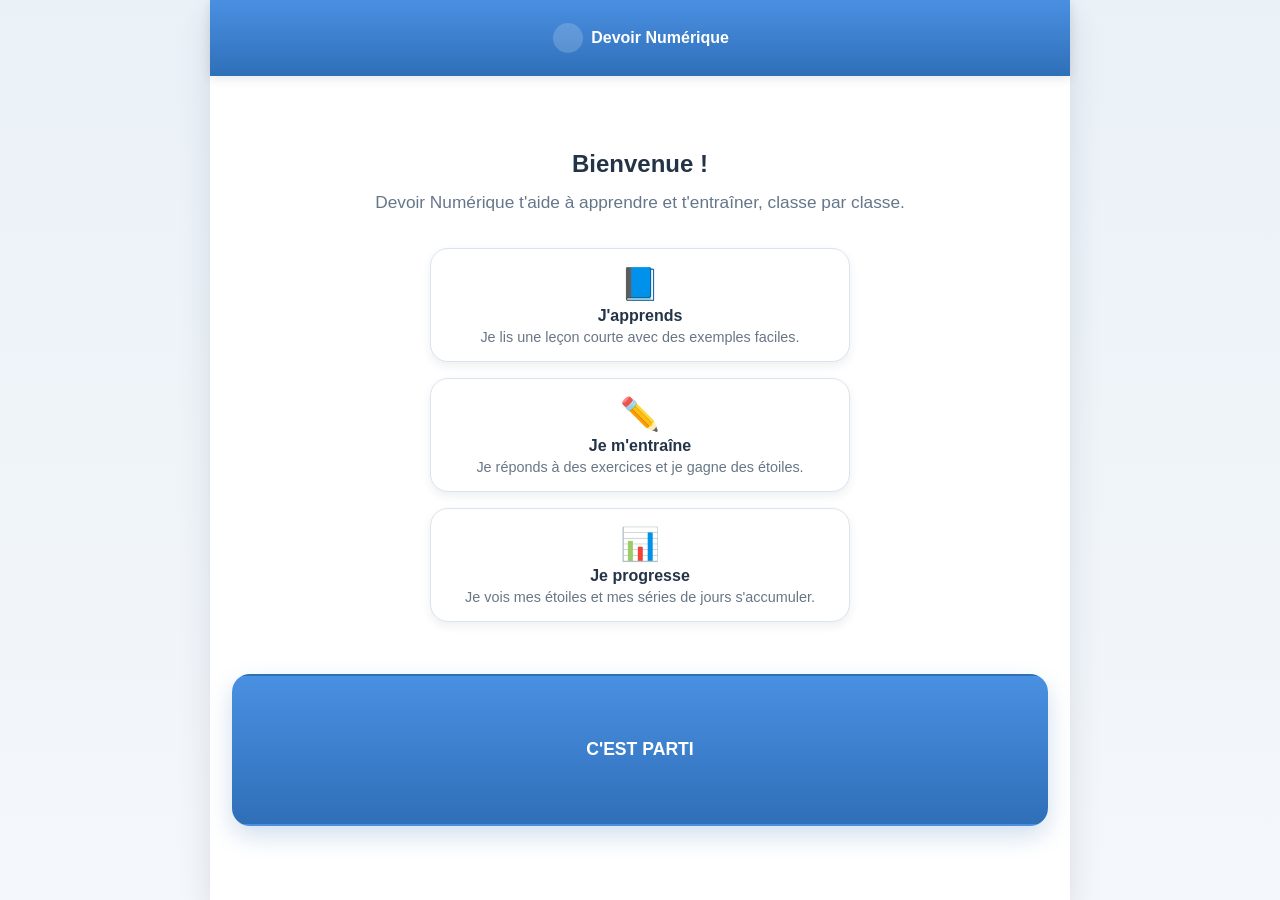
<file: index.html>
﻿<!DOCTYPE html>
<html lang="fr">
<head>
    <meta charset="UTF-8">
    <meta name="viewport" content="width=device-width, initial-scale=1.0, maximum-scale=1.0, user-scalable=no">
    <meta name="theme-color" content="#4A90E2">
    <meta name="description" content="Application éducative pour réviser le calcul et le français du CP au CM2.">
    <meta name="mobile-web-app-capable" content="yes">
    <meta name="apple-mobile-web-app-capable" content="yes">
    
    <meta http-equiv="Content-Security-Policy" 
          content="default-src 'self' file:;
                   script-src 'self' file: 'sha256-vvt4KWwuNr51XfE5m+hzeNEGhiOfZzG97ccfqGsPwvE=';
                   style-src 'self' 'unsafe-inline' file:;
                   font-src 'self' file: data:;
                   img-src 'self' file: data: blob:;
                   connect-src 'self' file:;
                   object-src 'none';
                   base-uri 'none';
                   form-action 'self';
                   worker-src 'self' file: blob:;">
    <meta name="referrer" content="no-referrer">
    <meta http-equiv="Permissions-Policy" content="camera=(), microphone=(), geolocation=(), payment=(), usb=(), midi=()">

    <link rel="manifest" href="manifest.json">
    <link rel="icon" type="image/png" href="icon-192.png">
    
    <title>Devoir Numérique</title>
    
    <link rel="stylesheet" href="css/app.css">
</head>
<body>

<div id="app">
    <header>
        <button id="btn-back" type="button" class="btn btn--header btn-header" aria-label="Retour">←</button>
        <span class="header-title-group">
            <span id="header-avatar" class="header-avatar is-hidden" aria-hidden="true"></span>
            <strong id="app-title">DEVOIR NUMÉRIQUE</strong>
        </span>
        <button id="btn-home" type="button" class="btn btn--header btn-header" aria-label="Menu">☰</button>
    </header>
    <div id="nav-sheet" class="nav-sheet" hidden aria-hidden="true">
        <button id="nav-sheet-backdrop" type="button" class="nav-sheet-backdrop" aria-label="Fermer le menu"></button>
        <aside class="nav-sheet-panel" role="dialog" aria-modal="true" aria-label="Menu navigation">
            <div class="nav-sheet-head">
                <strong>Navigation</strong>
                <button id="nav-sheet-close" type="button" class="btn btn--header btn-header" aria-label="Fermer">✕</button>
            </div>
            <div id="nav-sheet-actions" class="nav-sheet-actions"></div>
        </aside>
    </div>

    <section id="screen-onboarding" class="screen active onboarding-screen">
        <h1>Bienvenue !</h1>
        <p class="screen-lead">Devoir Numérique t'aide à apprendre et t'entraîner, classe par classe.</p>
        <div class="onboarding-steps">
            <div class="onboarding-step">
                <span class="onboarding-step-icon" aria-hidden="true">📘</span>
                <span class="onboarding-step-title">J'apprends</span>
                <span class="onboarding-step-text">Je lis une leçon courte avec des exemples faciles.</span>
            </div>
            <div class="onboarding-step">
                <span class="onboarding-step-icon" aria-hidden="true">✏️</span>
                <span class="onboarding-step-title">Je m'entraîne</span>
                <span class="onboarding-step-text">Je réponds à des exercices et je gagne des étoiles.</span>
            </div>
            <div class="onboarding-step">
                <span class="onboarding-step-icon" aria-hidden="true">📊</span>
                <span class="onboarding-step-title">Je progresse</span>
                <span class="onboarding-step-text">Je vois mes étoiles et mes séries de jours s'accumuler.</span>
            </div>
        </div>
        <button id="btn-onboarding-start" type="button" class="btn card card--action card--action-primary">
            <span class="card-title card-title-on-dark">C'EST PARTI</span>
        </button>
    </section>

    <section id="screen-profiles" class="screen">
        <h1>Qui va jouer ?</h1>
        <div id="profiles-list" class="grid-menu"></div>
        <button
            id="btn-new-profile-toggle"
            type="button"
            class="btn card new-profile-toggle"
        >➕ Créer un nouvel utilisateur</button>
        <div id="profile-form" class="card new-profile-card is-collapsed">
            <input
                type="text"
                id="new-profile-name"
                placeholder="Prénom"
                aria-label="Prénom du nouveau profil"
                autocomplete="off"
                maxlength="15"
                data-inline-profile="1"
            >
            <button
                id="btn-add-profile"
                type="button"
                class="btn btn--icon btn--success btn-add-profile"
                data-inline-profile="1"
                aria-label="Ajouter un profil"
            >+</button>
            <button
                id="btn-profile-keyboard"
                type="button"
                class="profile-keyboard-toggle"
                data-inline-profile="1"
                hidden
            >⌨️ Afficher le clavier</button>
            <div id="profile-keyboard" class="profile-keyboard" data-inline-profile="1" hidden></div>
        </div>
        <div class="home-footer-links">
            <button id="btn-open-parents" type="button" class="parents-link-btn">
                👨‍👩‍👧 Espace parents
            </button>
            <button id="btn-open-guide" type="button" class="parents-link-btn">
                ❓ Mode d'emploi
            </button>
            <span id="app-version-label" class="app-version-label" aria-label="Version de l'application"></span>
        </div>
    </section>

    <section id="screen-parents-pin" class="screen">
        <h2>Espace parents</h2>
        <p class="screen-lead">Entre le code parent pour voir le suivi de progression.</p>
        <div id="parents-pin-display" class="parents-pin-display" aria-live="polite"></div>
        <div id="parents-pin-error" class="parents-pin-error is-hidden" role="alert">Code incorrect, réessaie.</div>
        <div id="parents-pin-keypad" class="parents-pin-keypad"></div>
        <p class="parents-pin-hint" id="parents-pin-hint"></p>
    </section>

    <section id="screen-parents" class="screen">
        <h2>Suivi des enfants</h2>
        <p class="screen-lead">Progression cumulée sur toutes les classes, profil par profil.</p>
        <div id="parents-dashboard-list" class="parents-dashboard-list"></div>
        <button id="btn-parents-export" type="button" class="btn card card--action">
            <span class="card-title">💾 EXPORTER LES DONNÉES</span>
        </button>
        <a id="parents-export-link" class="u-hidden" download="devoir-numerique-export.json" aria-hidden="true"></a>
        <button id="btn-parents-import" type="button" class="btn card card--action">
            <span class="card-title">📥 RESTAURER UNE SAUVEGARDE</span>
        </button>
        <input id="parents-import-file" type="file" accept=".json,application/json" class="u-hidden" aria-hidden="true">

        <button id="btn-parents-program" type="button" class="btn card card--action">
            <span class="card-title">📘 VOIR LE PROGRAMME COUVERT</span>
        </button>
        <button id="btn-parents-guide" type="button" class="btn card card--action">
            <span class="card-title">❓ MODE D'EMPLOI</span>
        </button>
        <button id="btn-parents-change-pin" type="button" class="btn card card--action">
            <span class="card-title">CHANGER LE CODE PARENT</span>
        </button>
    </section>

    <section id="screen-parents-guide" class="screen">
        <h2>Mode d'emploi</h2>
        <p class="screen-lead">Tout ce qu'il faut savoir pour bien démarrer avec Devoir Numérique.</p>
        <div class="guide-content">

            <div class="guide-section">
                <div class="guide-section-title">🚀 Premiers pas</div>
                <ul class="guide-list">
                    <li>Créez un profil par enfant depuis l'écran d'accueil (bouton <strong>+</strong>).</li>
                    <li>Chaque profil est indépendant : progression, étoiles et badges sont séparés.</li>
                    <li>L'enfant choisit son niveau (CP → CM2) à chaque session — il peut explorer plusieurs niveaux librement.</li>
                    <li>L'application fonctionne <strong>hors ligne</strong> une fois chargée : pas besoin d'internet pour jouer.</li>
                </ul>
            </div>

            <div class="guide-section">
                <div class="guide-section-title">🎯 Comment se déroule une session ?</div>
                <ul class="guide-list">
                    <li>L'enfant navigue par <strong>matière → thème → exercice</strong>.</li>
                    <li>Chaque exercice donne de 0 à 3 ⭐ selon le score (≥ 50 % → 1 ★, ≥ 75 % → 2 ★, 100 % → 3 ★).</li>
                    <li>Un <strong>Défi du jour</strong> est proposé chaque jour pour motiver la régularité.</li>
                    <li>Le <strong>Mode Champions</strong> est un sprint chronométré toutes matières mélangées — idéal en fin de semaine.</li>
                    <li>Les exercices bonus (🏅) se débloquent quand l'enfant a fait au moins 2 exercices du même thème.</li>
                </ul>
            </div>

            <div class="guide-section">
                <div class="guide-section-title">🏆 Système de récompenses</div>
                <ul class="guide-list">
                    <li><strong>Étoiles</strong> : accumulées à vie, elles font progresser le compagnon virtuel et débloquent des couleurs d'interface.</li>
                    <li><strong>Badges</strong> : 25 badges au total — exploration, régularité (séries de jours), sans-fautes, complétion par classe, maîtrise par matière.</li>
                    <li><strong>Compagnon évolutif</strong> : l'œuf ou l'animal choisi à la création évolue en plusieurs stades selon les étoiles gagnées.</li>
                    <li><strong>Série (🔥)</strong> : nombre de jours consécutifs avec au moins un exercice. Elle se remet à zéro si un jour est manqué.</li>
                    <li><strong>Grimoire (🃏)</strong> : les réussites rapportent des pièces qui permettent d'ouvrir des boosters de cartes-créatures à collectionner. Aucun achat réel : tout se gagne en s'entraînant.</li>
                    <li><strong>Avatar-carte</strong> : une carte débloquée dans le Grimoire peut devenir l'avatar du profil (bouton ✏️ sur l'écran d'accueil).</li>
                    <li><strong>Le Grand Quiz (🧠)</strong> : culture générale façon « Incollables », hors programme scolaire — 10 questions sans chrono avec une anecdote à chaque réponse. Le tableau des records est commun à tous les profils de l'appareil : parents et enfants peuvent se défier !</li>
                </ul>
            </div>

            <div class="guide-section">
                <div class="guide-section-title">📊 Lire le tableau de bord</div>
                <ul class="guide-list">
                    <li><strong>Barre de progression</strong> : ratio exercices tentés / total disponible dans le niveau sélectionné.</li>
                    <li><strong>À réviser en priorité</strong> : exercices avec un score inférieur à 50 % — utiles pour cibler les lacunes.</li>
                    <li><strong>Cette semaine</strong> : activité des 7 derniers jours (exercices faits, étoiles, jours actifs).</li>
                    <li>Le bouton <strong>Exporter les données</strong> génère un fichier de sauvegarde, et <strong>Restaurer une sauvegarde</strong> le réimporte — pratique pour changer d'appareil sans rien perdre.</li>
                </ul>
            </div>

            <div class="guide-section">
                <div class="guide-section-title">🔒 Code parent</div>
                <ul class="guide-list">
                    <li>L'espace parents est protégé par un code à 4 chiffres (par défaut : <strong>0000</strong> — à changer dès que possible).</li>
                    <li>Le code évite que l'enfant accède au tableau de bord ou modifie les paramètres.</li>
                    <li>En cas d'oubli : les données sont stockées localement sur l'appareil — effacer le cache du navigateur remet tout à zéro.</li>
                </ul>
            </div>

            <div class="guide-section">
                <div class="guide-section-title">💡 Conseils d'utilisation</div>
                <ul class="guide-list">
                    <li>10 à 15 minutes par jour valent mieux qu'une longue session hebdomadaire.</li>
                    <li>Laissez l'enfant choisir sa matière pour maintenir la motivation — la progression reste suivie dans toutes les matières.</li>
                    <li>Les leçons associées aux exercices (bouton 📖) peuvent être lues ensemble avant de jouer.</li>
                    <li>L'application ne collecte aucune donnée : tout reste sur l'appareil, aucun compte requis.</li>
                </ul>
            </div>

        </div>
        <button id="btn-parents-guide-back" type="button" class="btn card card--action">
            <span id="parents-guide-back-label" class="card-title">← RETOUR</span>
        </button>
    </section>

    <section id="screen-parents-program" class="screen">
        <h2>Programme couvert</h2>
        <p class="screen-lead">Toutes les matières et notions abordées, du CP au CM2.</p>
        <div id="parents-program-content" class="parents-program-content"></div>
        <button id="btn-parents-program-back" type="button" class="btn card card--action">
            <span class="card-title">← RETOUR AU SUIVI</span>
        </button>
    </section>

    <section id="screen-profile-customize" class="screen">
        <h2>Personnalise ton profil</h2>
        <p id="profile-customize-lead" class="screen-lead"></p>
        <div class="profile-customize-section">
            <div class="profile-customize-title">Ton compagnon</div>
            <div id="profile-customize-starter" class="profile-customize-starter u-hidden"></div>
            <div id="profile-customize-companion" class="profile-customize-companion u-hidden"></div>
        </div>
        <div class="profile-customize-section">
            <div class="profile-customize-title">Choisis une couleur</div>
            <div id="profile-customize-accents" class="profile-customize-accents"></div>
        </div>
        <div class="profile-customize-section">
            <div class="profile-customize-title">Accessoires (gagnés avec les badges)</div>
            <div id="profile-customize-accessories" class="profile-customize-accessories"></div>
        </div>
        <div class="profile-customize-section">
            <div class="profile-customize-title">Ton avatar (cartes du Grimoire)</div>
            <div id="profile-customize-card-avatar" class="profile-customize-card-avatar"></div>
        </div>
        <button id="btn-profile-customize-done" class="btn card card--action card--action-primary">
            <span class="card-title card-title-on-dark">TERMINÉ</span>
        </button>
    </section>

    <section id="screen-grades" class="screen">
        <h2>Ta classe ?</h2>
        <p id="grades-lead" class="screen-lead">Choisis ta classe pour retrouver les bonnes activités.</p>
        <div id="streak-banner" class="streak-banner is-hidden" aria-live="polite"></div>
        <button id="btn-news" type="button" class="news-pill is-hidden">
            <span class="news-pill-spark" aria-hidden="true">✨</span> Nouveautés !
        </button>
        <div id="news-overlay" class="news-overlay is-hidden" role="dialog" aria-modal="true" aria-label="Les nouveautés">
            <div class="news-panel">
                <h3 class="news-title">✨ Quoi de neuf ?</h3>
                <ul id="news-list" class="news-list"></ul>
                <button id="btn-news-close" type="button" class="btn card card--action card--action-primary">
                    <span class="card-title card-title-on-dark">C'EST PARTI !</span>
                </button>
            </div>
        </div>
        <div id="grades-list" class="grid-menu"></div>
        <button id="btn-open-grimoire" type="button" class="btn card card--action grimoire-entry-btn">
            <span class="card-icon" aria-hidden="true"><svg width="34" height="34" viewBox="0 0 64 64" focusable="false"><defs><linearGradient id="grimoire-gold-entry" x1="0" y1="0" x2="0" y2="1"><stop offset="0" stop-color="#ffe9a8"/><stop offset="1" stop-color="#f3b13c"/></linearGradient></defs><path d="M8 46 C16 40 26 40 32 44 C38 40 48 40 56 46 L56 24 C48 18 38 18 32 22 C26 18 16 18 8 24 Z" fill="url(#grimoire-gold-entry)" stroke="#8a5b00" stroke-width="2" stroke-linejoin="round"/><path d="M32 22 L32 44" stroke="#8a5b00" stroke-width="2"/><path d="M13 27 C19 24 25 24 29 26 M13 33 C19 30 25 30 29 32 M35 26 C39 24 45 24 51 27 M35 32 C39 30 45 30 51 33" stroke="#b8862f" stroke-width="1.6" fill="none" stroke-linecap="round"/><path d="M32 2 L35 10 L43 13 L35 16 L32 24 L29 16 L21 13 L29 10 Z" fill="#fff"/><path d="M32 5 L34.2 10.8 L40 13 L34.2 15.2 L32 21 L29.8 15.2 L24 13 L29.8 10.8 Z" fill="url(#grimoire-gold-entry)"/><path d="M14 8 l1.4 3 3 1.4 -3 1.4 -1.4 3 -1.4 -3 -3 -1.4 3 -1.4 Z" fill="#ffe9a8"/><path d="M50 6 l1.2 2.6 2.6 1.2 -2.6 1.2 -1.2 2.6 -1.2 -2.6 -2.6 -1.2 2.6 -1.2 Z" fill="#ffe9a8"/></svg></span>
            <span class="card-title">MON GRIMOIRE</span>
            <span id="grimoire-entry-coins" class="grimoire-entry-coins"></span>
        </button>
        <button id="btn-open-quiz" type="button" class="btn card card--action quiz-entry-btn">
            <span class="card-icon" aria-hidden="true">🧠</span>
            <span class="card-title">LE GRAND QUIZ</span>
            <span class="quiz-entry-subtitle">Culture générale — défie ta famille !</span>
        </button>
    </section>

    <section id="screen-quiz-home" class="screen">
        <h2>Le Grand Quiz</h2>
        <p class="screen-lead">10 questions de culture générale, sans chrono. Réfléchis bien : chaque question t'apprend un secret !</p>
        <div id="quiz-level-list" class="mode-grid"></div>
        <div class="quiz-scores">
            <div class="quiz-scores-title">🏆 Records de l'appareil</div>
            <div id="quiz-scores-list" class="quiz-scores-list"></div>
        </div>
    </section>

    <section id="screen-quiz-play" class="screen">
        <div class="quiz-hud">
            <span id="quiz-progress-label" class="quiz-progress-label"></span>
            <span id="quiz-score-label" class="quiz-score-label" aria-live="polite"></span>
        </div>
        <div class="progress-container"><div id="quiz-progress-bar" class="progress-bar"></div></div>
        <div id="quiz-theme" class="quiz-theme"></div>
        <div id="quiz-question" class="quiz-question" aria-live="polite"></div>
        <div id="quiz-choices" class="quiz-choices"></div>
        <div id="quiz-feedback" class="quiz-feedback is-hidden" aria-live="polite"></div>
        <button id="btn-quiz-next" class="btn card card--action card--action-primary is-hidden">
            <span id="btn-quiz-next-label" class="card-title card-title-on-dark">QUESTION SUIVANTE</span>
        </button>
    </section>

    <section id="screen-quiz-results" class="screen screen-results">
        <h1 id="quiz-result-title" class="result-title"></h1>
        <p id="quiz-result-lead" class="screen-lead"></p>
        <p id="quiz-result-score" class="result-score"></p>
        <div id="quiz-result-best" class="quiz-result-best"></div>
        <button id="btn-quiz-retry" class="btn card card--action card--action-primary">
            <span class="card-title card-title-on-dark">REJOUER</span>
        </button>
        <button id="btn-quiz-menu" class="btn card card--action">
            <span class="card-title">CHOIX DU NIVEAU</span>
        </button>
    </section>
    <section id="screen-mode" class="screen">
        <h2>Choisis ton parcours</h2>
        <p class="screen-intro">Tu peux d'abord comprendre avec une leçon ou t'entraîner avec des exercices.</p>
        <div id="today-recap" class="today-recap is-hidden"></div>
        <div id="daily-challenge-card" class="daily-challenge-card is-hidden"></div>
        <div id="mode-list" class="mode-grid"></div>
    </section>
    <section id="screen-grimoire" class="screen">
        <h2>Mon Grimoire</h2>
        <p class="screen-lead">Collectionne les créatures magiques en gagnant des pièces !</p>
        <div class="grimoire-header">
            <div id="grimoire-coins" class="grimoire-coins" aria-live="polite"></div>
            <div id="grimoire-bundles" class="grimoire-bundles" role="group" aria-label="Ouvrir des boosters"></div>
        </div>
        <div id="booster-reveal" class="booster-reveal is-hidden" aria-live="polite"></div>
        <div id="grimoire-progress" class="grimoire-progress"></div>
        <div id="grimoire-grid" class="grimoire-grid"></div>
        <div id="card-detail-overlay" class="card-detail-overlay is-hidden" role="dialog" aria-modal="true">
            <div id="card-detail" class="card-detail"></div>
        </div>
    </section>

    <section id="screen-champion-setup" class="screen">
        <h2>Mode Champions</h2>
        <p class="screen-intro">Choisis la durée du défi. Réponds à un maximum de questions de toutes les matières avant la fin du temps !</p>
        <div id="champion-duration-list" class="mode-grid"></div>
        <div class="champion-scores">
            <div class="champion-scores-title">Meilleurs scores</div>
            <div id="champion-scores-list" class="champion-scores-list"></div>
        </div>
    </section>
    <section id="screen-library" class="screen">
        <h2>Bibliothèque des leçons</h2>
        <p id="library-lead" class="screen-lead">Retrouve toutes les leçons du niveau, rangées par matière.</p>
        <div id="library-jumpbar" class="menu-jumpbar"></div>
        <div id="library-list" class="grid-menu"></div>
    </section>
    <section id="screen-themes" class="screen">
        <h2>Choisis un thème</h2>
        <p id="themes-lead" class="screen-lead">Sélectionne la matière ou la notion qui t'intéresse.</p>
        <div id="themes-list" class="grid-menu"></div>
    </section>
    <section id="screen-levels" class="screen">
        <h2>Choisis un sous-thème</h2>
        <p id="levels-lead" class="screen-lead">Entre dans une notion précise pour avancer étape par étape.</p>
        <div id="levels-list" class="grid-menu"></div>
    </section>
    <section id="screen-exercises" class="screen">
        <h2>Choisis un exercice</h2>
        <p id="exercises-lead" class="screen-lead">Commence par une leçon ou lance directement un exercice.</p>
        <div id="exercises-list" class="grid-menu"></div>
    </section>
    <section id="screen-lesson" class="screen">
        <h2>Leçon</h2>
        <p id="lesson-lead" class="screen-lead">Lis l'essentiel, observe l'exemple, puis passe aux exercices.</p>
        <div id="lesson-view" class="lesson-view"></div>
        <button id="btn-lesson-exercises" class="btn card card--action card--action-primary">
            <span id="btn-lesson-exercises-label" class="card-title card-title-on-dark">PASSER AUX EXERCICES</span>
        </button>
    </section>

    <section id="screen-game" class="screen">
        <div id="champion-hud" class="champion-hud is-hidden">
            <span id="champion-timer" class="champion-timer" aria-live="polite"></span>
            <span id="champion-score" class="champion-score"></span>
        </div>
        <div class="progress-container"><div id="game-progress" class="progress-bar"></div></div>

        <div class="game-zone">
            <div id="game-instruction" class="game-instruction" aria-live="polite"></div>
            <div id="math-problem" class="math-problem"></div>
            <div id="user-answer" class="answer-display"></div>
            <div id="answer-explanation" class="answer-explanation is-hidden" aria-live="polite"></div>
        </div>

        <div class="keyboard-container">
            <div id="keyboard-num" class="keyboard-layout"></div>
            </div>
    </section>

    <section id="screen-champion-results" class="screen screen-results">
        <h1 id="champion-result-title" class="result-title">Temps écoulé !</h1>
        <p id="champion-result-lead" class="screen-lead"></p>
        <p id="champion-result-score" class="result-score"></p>
        <div id="champion-result-best" class="champion-result-best"></div>
        <button id="btn-champion-retry" class="btn card card--action card--action-primary">
            <span class="card-title card-title-on-dark">REJOUER</span>
        </button>
        <button id="btn-champion-menu" class="btn card card--action">
            <span class="card-title">RETOUR AU PARCOURS</span>
        </button>
    </section>

    <section id="screen-progress" class="screen">
        <h2>Ma progression</h2>
        <p id="progress-lead" class="screen-lead">Regarde le chemin parcouru dans cette classe.</p>
        <div id="progress-summary" class="progress-summary"></div>
        <div id="progress-list" class="progress-subjects"></div>
        <button id="btn-open-collection" type="button" class="btn card card--action">
            <span class="card-title">🏆 MA COLLECTION</span>
        </button>
    </section>

    <section id="screen-collection" class="screen">
        <h2>Ma collection</h2>
        <p class="screen-lead">Tes badges et les cartes que tu as déjà explorées.</p>
        <div class="collection-section">
            <div class="collection-section-title">Badges</div>
            <div id="collection-badges-list" class="collection-badges-list"></div>
        </div>
        <div class="collection-section">
            <div class="collection-section-title">Cartes du monde</div>
            <div id="collection-maps-list" class="collection-maps-list"></div>
        </div>
        <div class="collection-section">
            <div class="collection-section-title">Champions de matière</div>
            <div id="collection-subjects-list" class="collection-maps-list"></div>
        </div>
        <div class="collection-section">
            <div class="collection-section-title">Séries à collectionner</div>
            <div id="collection-themes-list" class="collection-themes-list"></div>
        </div>
    </section>

    <section id="screen-results" class="screen screen-results">
        <h1 id="result-title" class="result-title">Terminé !</h1>
        <div id="mascot-reaction" class="mascot-reaction" aria-live="polite"></div>
        <p id="result-lead" class="screen-lead">Tu as fini cet entraînement. Regarde ton score et continue.</p>
        <div id="stars-container" class="results-stars"></div>
        <p id="result-score" class="result-score"></p>
        <p id="result-coins" class="result-coins is-hidden" aria-live="polite"></p>
        <button id="btn-results-lesson" class="btn card card--action u-hidden">
            <span id="btn-results-lesson-label" class="card-title">REVOIR LA LEÇON</span>
        </button>
        <button id="btn-results-menu" class="btn card card--action card--action-primary">
            <span class="card-title card-title-on-dark">RETOUR AUX THÈMES</span>
        </button>
    </section>
</div>

<script src="js/version.js"></script>
<script src="js/storage.js"></script>
<script src="js/audio-feedback.js"></script>
<script src="js/security.js"></script>
<script src="js/engines-core.js"></script>
<script src="js/engines-documentary.js"></script>
<script src="js/engines-math.js"></script>
<script src="js/engines-french.js"></script>
<script src="js/engines-board.js"></script>
<script src="js/engines.js"></script>
<script src="js/ui-keyboards.js"></script>
<script src="js/ui-documentary.js"></script>
<script src="js/ui-visuals.js"></script>
<script src="js/ui-board.js"></script>
<script src="js/ui.js"></script>
<script src="js/data-bundle.js"></script>
<script src="js/validators.js"></script>
<script src="js/app.js"></script>
<script src="js/app-parents.js"></script>
<script src="js/app-grimoire.js"></script>
<script src="js/app-quiz.js"></script>
<script src="js/app-champion.js"></script>
<script src="js/bootstrap.js"></script>

</body>

</html>
</file>
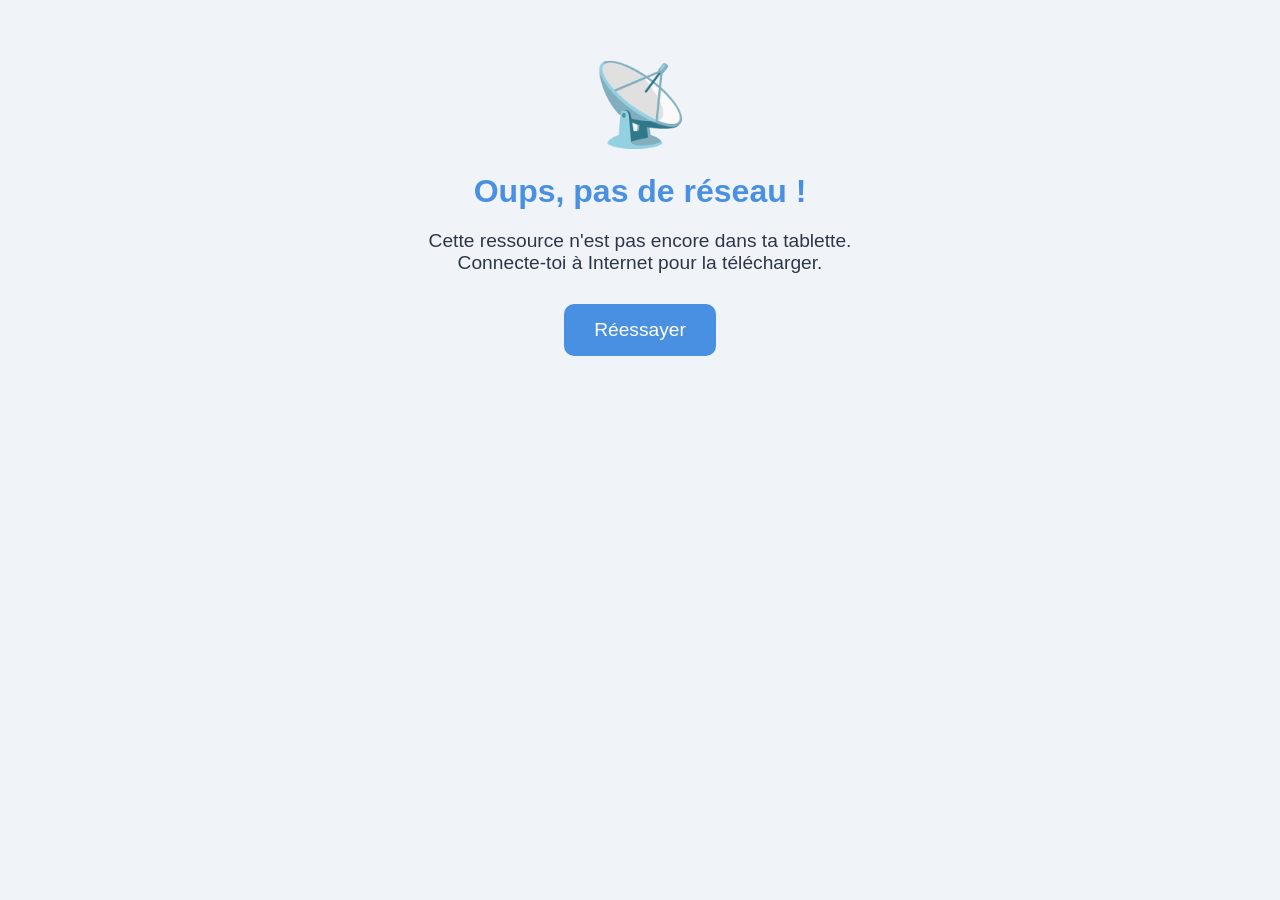
<file: offline.html>
﻿<!DOCTYPE html>
<html lang="fr">
<head>
    <meta charset="UTF-8">
    <meta name="viewport" content="width=device-width, initial-scale=1.0">
    <title>Hors Connexion</title>
    <style>
        body { font-family: 'Quicksand', sans-serif; text-align: center; padding: 50px 20px; color: #2D3748; background: #F0F4F8; }
        h1 { color: #4A90E2; font-size: 2rem; margin-bottom: 10px; }
        p { font-size: 1.2rem; margin-bottom: 30px; }
        .icon { font-size: 5rem; margin-bottom: 20px; }
        button { background: #4A90E2; color: white; border: none; padding: 15px 30px; border-radius: 10px; font-size: 1.2rem; cursor: pointer; }
    </style>
</head>
<body>
    <div class="icon">📡</div>
    <h1>Oups, pas de réseau !</h1>
    <p>Cette ressource n'est pas encore dans ta tablette.<br>Connecte-toi à Internet pour la télécharger.</p>
    <button onclick="window.location.reload()">Réessayer</button>
</body>
</html>
</file>
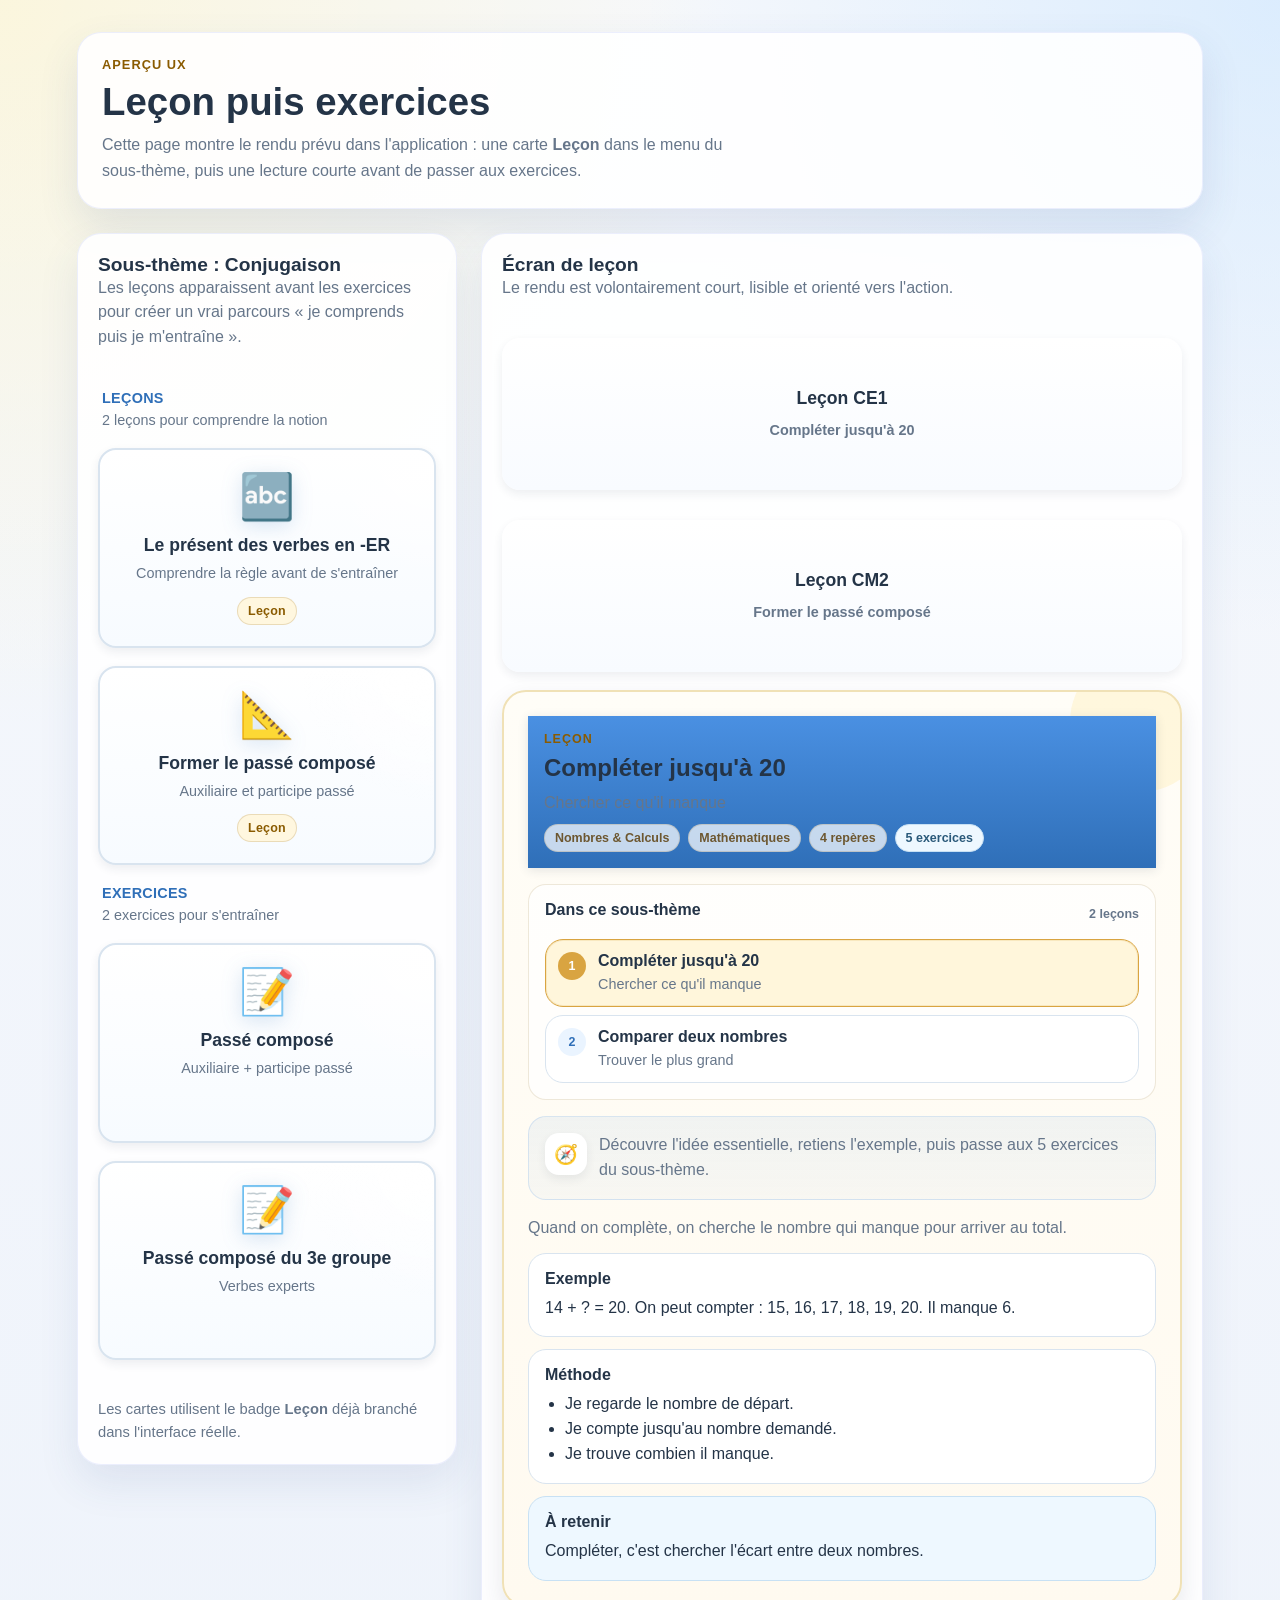
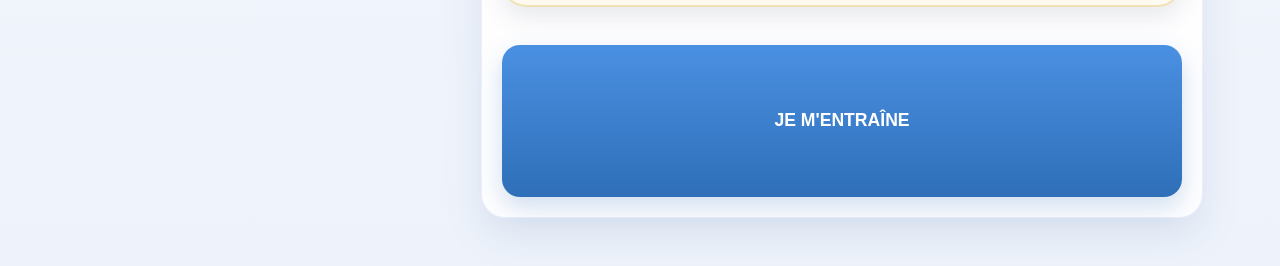
<file: preview-local.html>
<!DOCTYPE html>
<html lang="fr">
<head>
  <meta charset="UTF-8">
  <meta name="viewport" content="width=device-width, initial-scale=1.0">
  <title>Aperçu local - Leçons</title>
  <link rel="stylesheet" href="css/app.css">
  <style>
    body {
      margin: 0;
      background:
        radial-gradient(circle at top left, rgba(255, 244, 196, 0.55), transparent 32%),
        radial-gradient(circle at top right, rgba(198, 227, 255, 0.55), transparent 28%),
        linear-gradient(180deg, #f6f8fc 0%, #eef3fb 100%);
    }

    .preview-shell {
      max-width: 1320px;
      margin: 0 auto;
      padding: 32px 20px 48px;
      display: grid;
      gap: 24px;
    }

    .preview-hero {
      display: grid;
      gap: 10px;
      padding: 24px;
      border-radius: 24px;
      background: rgba(255, 255, 255, 0.88);
      border: 1px solid rgba(102, 126, 234, 0.12);
      box-shadow: 0 18px 40px rgba(53, 83, 138, 0.12);
    }

    .preview-kicker {
      margin: 0;
      color: #8a5b00;
      font-size: 0.8rem;
      font-weight: 700;
      text-transform: uppercase;
      letter-spacing: 0.08em;
    }

    .preview-title {
      margin: 0;
      font-size: clamp(1.9rem, 3vw, 2.7rem);
      line-height: 1.05;
    }

    .preview-subtitle {
      margin: 0;
      max-width: 70ch;
      color: var(--color-text-muted);
      line-height: 1.6;
    }

    .preview-grid {
      display: grid;
      grid-template-columns: minmax(300px, 380px) minmax(0, 1fr);
      gap: 24px;
      align-items: start;
    }

    .preview-panel {
      background: rgba(255, 255, 255, 0.9);
      border: 1px solid rgba(102, 126, 234, 0.12);
      border-radius: 24px;
      padding: 20px;
      box-shadow: 0 18px 40px rgba(53, 83, 138, 0.1);
      display: grid;
      gap: 18px;
    }

    .preview-panel h2 {
      margin: 0;
      font-size: 1.2rem;
    }

    .preview-panel p {
      margin: 0;
      color: var(--color-text-muted);
      line-height: 1.55;
    }

    .preview-actions {
      display: flex;
      flex-wrap: wrap;
      gap: 10px;
    }

    .preview-lesson-stack {
      display: grid;
      gap: 18px;
    }

    .preview-button {
      border: 0;
      cursor: pointer;
    }

    .preview-note {
      font-size: 0.92rem;
      color: var(--color-text-muted);
    }

    @media (max-width: 920px) {
      .preview-grid {
        grid-template-columns: 1fr;
      }
    }
  </style>
</head>
<body>
  <main class="preview-shell">
    <section class="preview-hero">
      <p class="preview-kicker">Aperçu UX</p>
      <h1 class="preview-title">Leçon puis exercices</h1>
      <p class="preview-subtitle">
        Cette page montre le rendu prévu dans l'application&nbsp;: une carte <strong>Leçon</strong> dans le menu du sous-thème,
        puis une lecture courte avant de passer aux exercices.
      </p>
    </section>

    <section class="preview-grid">
      <aside class="preview-panel">
        <div>
          <h2>Sous-thème : Conjugaison</h2>
          <p>Les leçons apparaissent avant les exercices pour créer un vrai parcours «&nbsp;je comprends puis je m'entraîne&nbsp;».</p>
        </div>

        <div id="preview-menu" class="grid-menu"></div>

        <p class="preview-note">
          Les cartes utilisent le badge <strong>Leçon</strong> déjà branché dans l'interface réelle.
        </p>
      </aside>

      <section class="preview-panel">
        <div>
          <h2>Écran de leçon</h2>
          <p>Le rendu est volontairement court, lisible et orienté vers l'action.</p>
        </div>

        <div class="preview-actions">
          <button id="show-ce1" class="btn card card--action preview-button">
            <span class="card-title">Leçon CE1</span>
            <span class="card-subtitle">Compléter jusqu'à 20</span>
          </button>
          <button id="show-cm2" class="btn card card--action preview-button">
            <span class="card-title">Leçon CM2</span>
            <span class="card-subtitle">Former le passé composé</span>
          </button>
        </div>

        <div class="preview-lesson-stack">
          <div id="lesson-view" class="lesson-view"></div>
          <button id="btn-lesson-exercises" class="btn card card--action card--action-primary preview-button">
            <span id="btn-lesson-exercises-label" class="card-title card-title-on-dark">PASSER AUX EXERCICES</span>
          </button>
        </div>
      </section>
    </section>
  </main>

  <script src="js/ui.js"></script>
  <script>
    const lessonCe1 = {
      id: "ce1-lesson-complements-20",
      title: "Compléter jusqu'à 20",
      subtitle: "Chercher ce qu'il manque",
      blocks: [
        {
          type: "paragraph",
          text: "Quand on complète, on cherche le nombre qui manque pour arriver au total."
        },
        {
          type: "example",
          label: "Exemple",
          content: "14 + ? = 20. On peut compter : 15, 16, 17, 18, 19, 20. Il manque 6."
        },
        {
          type: "bullets",
          label: "Méthode",
          items: [
            "Je regarde le nombre de départ.",
            "Je compte jusqu'au nombre demandé.",
            "Je trouve combien il manque."
          ]
        },
        {
          type: "tip",
          label: "À retenir",
          content: "Compléter, c'est chercher l'écart entre deux nombres."
        }
      ]
    };

    const lessonCe1Bis = {
      id: "ce1-lesson-comparer-100",
      title: "Comparer deux nombres",
      subtitle: "Trouver le plus grand",
      blocks: [
        {
          type: "paragraph",
          text: "Pour comparer deux nombres, on regarde d'abord celui qui représente la plus grande quantité."
        },
        {
          type: "example",
          label: "Exemple",
          content: "38 est plus grand que 31, donc 38 > 31."
        },
        {
          type: "bullets",
          label: "Repères",
          items: [
            "Je lis les deux nombres.",
            "Je regarde lequel est le plus grand.",
            "J'utilise le bon signe : >, < ou =."
          ]
        },
        {
          type: "tip",
          label: "À retenir",
          content: "Le signe s'ouvre toujours vers le plus grand nombre."
        }
      ]
    };

    const lessonCm2 = {
      id: "cm2-lesson-passe-compose",
      title: "Former le passé composé",
      subtitle: "Auxiliaire et participe passé",
      blocks: [
        {
          type: "paragraph",
          text: "Le passé composé se forme avec l'auxiliaire être ou avoir, puis le participe passé du verbe."
        },
        {
          type: "example",
          label: "Exemple",
          content: "j'ai mangé, tu as fini, elle est partie"
        },
        {
          type: "mini-table",
          label: "Formes utiles",
          headers: ["Personne", "Être", "Avoir"],
          rows: [
            ["je", "étais", "avais"],
            ["tu", "étais", "avais"],
            ["il/elle", "était", "avait"],
            ["nous", "étions", "avions"],
            ["vous", "étiez", "aviez"],
            ["ils/elles", "étaient", "avaient"]
          ]
        },
        {
          type: "bullets",
          label: "À observer",
          items: [
            "Avec avoir : j'ai joué, nous avons chanté.",
            "Avec être : elle est venue, ils sont arrivés.",
            "Le participe passé change parfois avec être."
          ]
        },
        {
          type: "tip",
          label: "À retenir",
          content: "Je repère d'abord l'auxiliaire, puis le participe passé."
        }
      ]
    };

    const menuItems = [
      {
        kind: "section",
        title: "Leçons",
        subtitle: "2 leçons pour comprendre la notion"
      },
      {
        id: "ce2-lesson-present-er",
        kind: "lesson",
        icon: "📘",
        title: "Le présent des verbes en -ER",
        subtitle: "Comprendre la règle avant de s'entraîner"
      },
      {
        id: "cm2-lesson-passe-compose",
        kind: "lesson",
        icon: "📘",
        title: "Former le passé composé",
        subtitle: "Auxiliaire et participe passé"
      },
      {
        kind: "section",
        title: "Exercices",
        subtitle: "2 exercices pour s'entraîner"
      },
      {
        id: "cm2_conj_pc",
        icon: "📝",
        title: "Passé composé",
        subtitle: "Auxiliaire + participe passé"
      },
      {
        id: "cm2_pc_3g",
        icon: "📝",
        title: "Passé composé du 3e groupe",
        subtitle: "Verbes experts"
      }
    ];

    UI.renderMenu("preview-menu", menuItems, () => {});
    const ce1Lessons = [
      { id: lessonCe1.id, title: lessonCe1.title, subtitle: lessonCe1.subtitle },
      { id: lessonCe1Bis.id, title: lessonCe1Bis.title, subtitle: lessonCe1Bis.subtitle }
    ];

    function renderPreviewLesson(lesson, context) {
      UI.renderLesson(lesson, () => {}, context);
    }

    function renderCe1Preview(lessonId = lessonCe1.id) {
      const currentLesson = lessonId === lessonCe1Bis.id ? lessonCe1Bis : lessonCe1;
      renderPreviewLesson(currentLesson, {
        themeTitle: "Nombres & Calculs",
        subjectTitle: "Mathématiques",
        exerciseCount: 5,
        summaryText: "Découvre l'idée essentielle, retiens l'exemple, puis passe aux 5 exercices du sous-thème.",
        lessons: ce1Lessons,
        onSelectLesson: (id) => renderCe1Preview(id)
      });
    }

    renderCe1Preview();

    document.getElementById("show-ce1").onclick = () => renderCe1Preview();
    document.getElementById("show-cm2").onclick = () => UI.renderLesson(lessonCm2, () => {}, {
      themeTitle: "Conjugaison",
      subjectTitle: "Français",
      exerciseCount: 6,
      summaryText: "Lis la règle, observe les formes du passé composé, puis enchaîne sur 6 exercices ciblés."
    });
    document.getElementById("btn-lesson-exercises").onclick = () => {
      alert("Ici, l'application renverra vers la liste des exercices du sous-thème.");
    };
  </script>
</body>
</html>
</file>
<file: css/app.css>
:root {
    --font-family-base: 'Trebuchet MS', 'Segoe UI', Verdana, sans-serif;

    --color-bg-app: #eaf1f7;
    --color-bg-page: #f4f7fb;
    --color-surface: #ffffff;
    --color-surface-soft: #f8fbff;
    --color-surface-muted: #edf3f8;
    --color-border: #d9e4ef;
    --color-border-strong: #bfd1e2;
    --color-text: #243447;
    --color-text-muted: #66768a;
    --color-text-soft: #687686;
    --color-primary: #4a90e2;
    --color-primary-strong: #2f6fb8;
    --color-primary-soft: #eaf4ff;
    --color-secondary: #ff6b6b;
    --color-secondary-strong: #cf5252;
    --color-success: #48bb78;
    --color-success-strong: #2f855a;
    --color-success-soft: #ebfff3;
    --color-danger: #e05a5a;
    --color-danger-strong: #b94141;
    --color-danger-soft: #fff1f1;
    --color-warning: #d9a441;
    --color-warning-soft: #fff7df;
    --color-focus: rgba(47, 111, 184, 0.28);
    --subject-accent: var(--color-primary);
    --subject-accent-strong: var(--color-primary-strong);
    --subject-accent-soft: var(--color-primary-soft);
    --subject-accent-glow: rgba(74, 144, 226, 0.14);

    --space-1: 4px;
    --space-2: 8px;
    --space-3: 12px;
    --space-4: 16px;
    --space-5: 20px;
    --space-6: 24px;
    --space-7: 32px;

    --radius-sm: 10px;
    --radius-md: 14px;
    --radius-lg: 18px;
    --radius-xl: 24px;
    --radius-pill: 999px;

    --shadow-1: 0 4px 10px rgba(36, 52, 71, 0.08);
    --shadow-2: 0 10px 24px rgba(36, 52, 71, 0.10);
    --shadow-3: 0 14px 30px rgba(36, 52, 71, 0.12);
    --shadow-press: 0 4px 0 rgba(191, 209, 226, 0.95);
    --panel-radius: var(--radius-lg);
    --panel-radius-strong: var(--radius-xl);
    --panel-padding: var(--space-5);
    --panel-border-width: 2px;
    --panel-border-color: var(--color-border);
    --panel-bg: linear-gradient(180deg, var(--color-surface) 0%, var(--color-surface-soft) 100%);
    --panel-shadow: var(--shadow-2);

    --font-size-xs: 0.78rem;
    --font-size-sm: 0.9rem;
    --font-size-md: 1rem;
    --font-size-lg: 1.1rem;
    --font-size-xl: 1.35rem;
    --font-size-2xl: 2rem;
    --font-size-3xl: 2.8rem;
    --line-height-tight: 1.2;
    --line-height-base: 1.4;
    --line-height-relaxed: 1.55;

    --control-height-sm: 40px;
    --control-height-md: 48px;
    --control-height-lg: 56px;
    --touch-target-min: 44px;
    --keyboard-key-min: 52px;
    --container-max: 640px;
    --reading-max: 560px;

    /* Legacy aliases kept to avoid broad regressions during migration. */
    --primary: var(--color-primary);
    --secondary: var(--color-secondary);
    --success: var(--color-success);
    --bg: var(--color-bg-app);
    --white: var(--color-surface);
    --dark: var(--color-text);
    --grey-light: var(--color-surface-muted);
    --shadow: var(--shadow-1);
}

* {
    box-sizing: border-box;
    font-family: var(--font-family-base);
    -webkit-tap-highlight-color: transparent;
}

body {
    background:
        radial-gradient(circle at top, rgba(74, 144, 226, 0.08), transparent 30%),
        linear-gradient(180deg, var(--color-bg-app) 0%, var(--color-bg-page) 100%);
    margin: 0;
    display: flex;
    justify-content: center;
    min-height: 100dvh;
    overflow: hidden;
    color: var(--color-text);
}

button,
input {
    font: inherit;
}

#app {
    width: 100%;
    max-width: var(--container-max);
    background: var(--color-surface);
    /* `body` (ligne ~104) déclare déjà color: var(--color-text), mais body
       est un ANCÊTRE de #app, donc en dehors de la portée #app.theme-dark :
       sa valeur calculée reste celle du thème clair. #app en hérite tel
       quel (color n'était pas redéclaré ici), donc tout élément qui ne fixe
       pas lui-même sa couleur (ex. .screen h1/h2, qui ne posent que
       margin: 0) restait bloqué sur le texte clair, illisible en thème
       sombre. Redéclarer color ici force sa résolution dans LA portée
       #app, où #app.theme-dark redéfinit correctement --color-text. */
    color: var(--color-text);
    display: flex;
    flex-direction: column;
    position: relative;
    box-shadow: var(--shadow-3);
    height: 100dvh;
    min-height: 100dvh;
}

#app[data-subject="general"] {
    --subject-accent: var(--color-primary);
    --subject-accent-strong: var(--color-primary-strong);
    --subject-accent-soft: var(--color-primary-soft);
    --subject-accent-glow: rgba(74, 144, 226, 0.14);
}

#app[data-subject="math"] {
    --subject-accent: #4a90e2;
    --subject-accent-strong: #2f6fb8;
    --subject-accent-soft: #eaf4ff;
    --subject-accent-glow: rgba(74, 144, 226, 0.14);
}

#app[data-subject="french"] {
    --subject-accent: #38a169;
    --subject-accent-strong: #2f855a;
    --subject-accent-soft: #e8f8ee;
    --subject-accent-glow: rgba(56, 161, 105, 0.14);
}

#app[data-subject="history"] {
    --subject-accent: #9a6a43;
    --subject-accent-strong: #7f5539;
    --subject-accent-soft: #f5eadf;
    --subject-accent-glow: rgba(154, 106, 67, 0.16);
}

#app[data-subject="geography"] {
    --subject-accent: #1f7a64;
    --subject-accent-strong: #185f4d;
    --subject-accent-soft: #e2f4ee;
    --subject-accent-glow: rgba(31, 122, 100, 0.14);
}

#app[data-subject="science"] {
    --subject-accent: #2763c4;
    --subject-accent-strong: #1f4f9d;
    --subject-accent-soft: #e7efff;
    --subject-accent-glow: rgba(39, 99, 196, 0.16);
}

#app[data-subject="emc"] {
    --subject-accent: #9a3d7a;
    --subject-accent-strong: #7d2f62;
    --subject-accent-soft: #f7e6f0;
    --subject-accent-glow: rgba(154, 61, 122, 0.16);
}

#app.theme-dark {
    --color-bg-app: #161b22;
    --color-bg-page: #10141a;
    --color-surface: #1e242c;
    --color-surface-soft: #262d37;
    --color-surface-muted: #2a323d;
    --color-border: #353e4a;
    --color-border-strong: #46505e;
    --color-text: #e7ecf2;
    --color-text-muted: #aab4c2;
    --color-text-soft: #8a97a8;
    --color-primary-soft: #25344a;
    --color-success-soft: #1c3329;
    --color-danger-soft: #3a2326;
    --color-warning-soft: #3a3220;
    --color-focus: rgba(74, 144, 226, 0.35);
    /* --dark (alias legacy de --color-text, ligne ~84) doit être redéfini
       ici aussi : une variable CSS qui référence var(--autre-variable) fige
       sa valeur au moment où ELLE est déclarée (ici :root, thème clair),
       elle ne se recalcule pas par élément. Sans cette ligne, les 15
       usages de var(--dark) (formules mathématiques, conjugaison, bordures
       d'exercices interactifs) restaient bloqués sur la couleur du thème
       clair, illisibles sur fond sombre. */
    --dark: var(--color-text);
    /* Même piège pour --panel-bg (ligne ~56, fond de .card/.card--action —
       tous les boutons "carte" : export, import, changer le code...) : figé
       sur le dégradé clair faute de redéclaration ici, ce qui laissait ces
       boutons blancs (texte illisible) en thème sombre alors que
       .menu-card, lui, a déjà son propre correctif (ligne ~257). */
    --panel-bg: linear-gradient(180deg, var(--color-surface) 0%, var(--color-surface-soft) 100%);
}

#app.theme-dark body,
body:has(#app.theme-dark) {
    background:
        radial-gradient(circle at top, rgba(74, 144, 226, 0.06), transparent 30%),
        linear-gradient(180deg, var(--color-bg-app) 0%, var(--color-bg-page) 100%);
}

/* ── Dark mode : carte de leçon ──
   .lesson-card et .lesson-block--tip codent leur fond en dur (crème / bleu
   clair) : sans cette passe, le texte passe en clair sur fond clair et les
   leçons deviennent illisibles en thème sombre. */
#app.theme-dark .lesson-card {
    background: linear-gradient(180deg, var(--color-surface) 0%, var(--color-surface-soft) 100%);
    border-color: var(--color-border);
}

#app.theme-dark .lesson-block--tip {
    background: var(--color-primary-soft);
    border-color: var(--color-border-strong);
}

#app.theme-dark .lesson-mini-table th {
    background: rgba(74, 144, 226, 0.18);
    color: #8ab8f0;
}

/* .lesson-outline peint un blanc semi-opaque : il reste clair en sombre. */
#app.theme-dark .lesson-outline {
    background: rgba(255, 255, 255, 0.04);
    border-color: var(--color-border);
}

#app.theme-dark .lesson-outline-item.is-active {
    background: rgba(234, 157, 48, 0.16);
    border-color: rgba(234, 157, 48, 0.5);
}

#app.theme-dark .lesson-outline-item.is-active .lesson-outline-title,
#app.theme-dark .lesson-outline-count {
    color: var(--color-text);
}

#app.theme-dark .lesson-eyebrow {
    color: #f6c96b;
}

/* ── Dark mode : cartes de menu ── */
#app.theme-dark .menu-card,
#app.theme-dark .menu-card--themes,
#app.theme-dark .menu-card--levels,
#app.theme-dark .menu-card--exercises {
    background: linear-gradient(180deg, var(--color-surface) 0%, var(--color-surface-soft) 100%);
}

#app.theme-dark .menu-card .card-title,
#app.theme-dark .menu-card .card-subtitle,
#app.theme-dark .menu-card-kicker {
    color: var(--color-text);
}

#app.theme-dark .menu-card--themes .menu-card-kicker {
    background: rgba(234, 157, 48, 0.18);
    color: #f6c96b;
}

#app.theme-dark .menu-card--levels .menu-card-kicker {
    background: rgba(74, 144, 226, 0.18);
    color: #8ab8f0;
}

#app.theme-dark .menu-card--exercises .menu-card-kicker {
    background: rgba(38, 166, 154, 0.18);
    color: #5ecdc5;
}

#app.theme-dark .menu-card-kicker {
    background: rgba(74, 144, 226, 0.18);
    color: #8ab8f0;
}

/* ── Dark mode : panneau de navigation ── */
#app.theme-dark .nav-sheet-panel {
    background: linear-gradient(180deg, var(--color-surface) 0%, var(--color-surface-soft) 100%);
    border-left-color: var(--color-border);
}

#app.theme-dark .nav-sheet-head {
    color: var(--color-text);
}

#app.theme-dark .nav-sheet-action {
    background: var(--color-surface-muted);
    box-shadow: 0 4px 10px rgba(0, 0, 0, 0.3);
}

#app.theme-dark .nav-sheet-action--warning {
    background: linear-gradient(180deg, var(--color-warning-soft) 0%, var(--color-warning-soft) 100%);
    border-color: rgba(234, 157, 48, 0.3);
}

#app.theme-dark .nav-sheet-action-title {
    color: var(--color-text);
}

#app.theme-dark .nav-sheet-action-subtitle {
    color: var(--color-text-muted);
}

/* ── Dark mode : cartes de mode (Exercices / Leçons / Progression) ── */
#app.theme-dark .mode-card-helper {
    color: var(--color-text-muted);
}

#app.theme-dark .mode-card-icon {
    background: rgba(255, 255, 255, 0.08);
    box-shadow: inset 0 1px 0 rgba(255, 255, 255, 0.06);
}

/* ── Dark mode : carte bibliothèque ── */
#app.theme-dark .menu-card--library {
    background: linear-gradient(180deg, var(--color-surface) 0%, var(--color-surface-soft) 100%);
}

#app.theme-dark .menu-card--library .menu-card-kicker {
    background: rgba(217, 164, 65, 0.18);
    color: #f0c050;
}

/* ── Dark mode : cartes de profil ── */
#app.theme-dark .profile-card,
#app.theme-dark .new-profile-card {
    background: linear-gradient(180deg, var(--color-surface) 0%, var(--color-surface-soft) 100%);
}

header {
    background: linear-gradient(180deg, var(--color-primary) 0%, var(--color-primary-strong) 100%);
    color: white;
    padding: var(--space-4);
    display: flex;
    align-items: center;
    justify-content: space-between;
    flex-shrink: 0;
    box-shadow: 0 2px 10px rgba(36, 52, 71, 0.12);
    z-index: 10;
    gap: var(--space-3);
}

.btn {
    min-height: var(--control-height-md);
    border: none;
    border-radius: var(--radius-md);
    padding: var(--space-3) var(--space-4);
    font-size: var(--font-size-md);
    font-weight: 700;
    line-height: 1.2;
    cursor: pointer;
    display: inline-flex;
    align-items: center;
    justify-content: center;
    gap: var(--space-2);
    transition: background 0.2s ease, color 0.2s ease, transform 0.15s ease, box-shadow 0.15s ease, border-color 0.2s ease;
}

/* Tactile : supprime le délai de double-tap-zoom sur les contrôles et
   empêche la sélection de texte au toucher long sur les boutons de jeu.
   Le texte des leçons et des questions reste sélectionnable. */
button,
.btn,
.key,
.board-map-zone,
.board-feature,
.board-memory-card {
    touch-action: manipulation;
}

.btn,
.key,
.menu-card,
.board-memory-card,
.profile-customize-accent,
.profile-customize-accessory {
    -webkit-user-select: none;
    user-select: none;
}

.u-hidden {
    display: none !important;
}

.header-title-group {
    display: flex;
    align-items: center;
    justify-content: center;
    gap: var(--space-2);
    flex: 1;
    min-width: 0;
}

.header-avatar {
    position: relative;
    display: inline-flex;
    align-items: center;
    justify-content: center;
    width: 30px;
    height: 30px;
    font-size: 1.2rem;
    border-radius: 50%;
    background: rgba(255, 255, 255, 0.18);
    flex-shrink: 0;
}

.btn:active {
    transform: translateY(1px);
}

@media (hover: hover) and (pointer: fine) {
    .btn:hover {
        filter: brightness(1.06);
    }
}

.btn--header,
.btn-header {
    min-width: var(--touch-target-min);
    min-height: var(--touch-target-min);
    background: rgba(255,255,255,0.18);
    color: white;
    padding: var(--space-2) var(--space-4);
    font-size: 1.2rem;
    box-shadow: none;
}

.btn--header:disabled,
.btn-header:disabled {
    opacity: 0;
    pointer-events: none;
}

.btn--header:active,
.btn-header:active {
    background: rgba(255,255,255,0.32);
    transform: translateY(1px);
}

@media (hover: hover) and (pointer: fine) {
    .btn--header:hover,
    .btn-header:hover {
        background: rgba(255,255,255,0.22);
    }
}

.nav-sheet {
    position: fixed;
    inset: 0;
    z-index: 80;
    opacity: 0;
    pointer-events: none;
    transition: opacity 180ms ease;
}

.nav-sheet.is-open {
    opacity: 1;
    pointer-events: auto;
}

.nav-sheet-backdrop {
    position: absolute;
    inset: 0;
    border: 0;
    background: rgba(20, 33, 52, 0.42);
}

.nav-sheet-panel {
    position: absolute;
    top: 0;
    right: 0;
    width: min(88vw, 380px);
    height: 100%;
    background: linear-gradient(180deg, #f7fbff 0%, #eef5ff 100%);
    border-left: 1px solid rgba(40, 88, 148, 0.18);
    box-shadow: -12px 0 28px rgba(19, 47, 80, 0.22);
    display: flex;
    flex-direction: column;
    gap: var(--space-3);
    padding: var(--space-4);
    transform: translateX(20px);
    transition: transform 220ms ease;
}

.nav-sheet.is-open .nav-sheet-panel {
    transform: translateX(0);
}

.nav-sheet-head {
    display: flex;
    align-items: center;
    justify-content: space-between;
    color: #1f3350;
}

.nav-sheet-actions {
    display: grid;
    gap: var(--space-3);
    overflow-y: auto;
}

.nav-sheet-action {
    width: 100%;
    justify-content: flex-start;
    align-items: flex-start;
    flex-direction: column;
    text-align: left;
    border-radius: var(--radius-lg);
    background: #ffffff;
    box-shadow: 0 6px 14px rgba(33, 64, 99, 0.12);
}

.nav-sheet-action--warning {
    border-color: #e7d6ab;
    background: linear-gradient(180deg, #fffaf0 0%, #fff4d9 100%);
}

.nav-sheet-action-title {
    font-weight: 800;
    color: #1d3557;
    font-size: var(--font-size-md);
}

.nav-sheet-action-subtitle {
    color: #4b6688;
    font-size: var(--font-size-sm);
    margin-top: 2px;
}

.nav-sheet-empty {
    margin: 0;
    padding: var(--space-4);
    border: 1px dashed var(--color-border-strong);
    border-radius: var(--radius-md);
    color: var(--color-text-muted);
    background: rgba(255, 255, 255, 0.7);
}

.btn--icon {
    min-width: var(--touch-target-min);
    width: var(--touch-target-min);
    min-height: var(--touch-target-min);
    padding: 0;
}

.btn--success {
    background: linear-gradient(180deg, var(--color-success) 0%, var(--color-success-strong) 100%);
    color: white;
    box-shadow: 0 6px 14px rgba(47, 133, 90, 0.22);
}

.btn--danger {
    background: linear-gradient(180deg, var(--color-secondary) 0%, var(--color-secondary-strong) 100%);
    color: white;
    box-shadow: 0 6px 14px rgba(185, 65, 65, 0.22);
}

.btn--soft {
    background: linear-gradient(180deg, var(--color-surface) 0%, var(--color-surface-soft) 100%);
    color: var(--color-text);
    border: 2px solid var(--color-border);
    box-shadow: var(--shadow-press);
}

.card-content {
    flex: 1;
    min-width: 0;
}

.profile-card .card-content {
    display: grid;
    gap: var(--space-1);
    justify-items: center;
}

.menu-card .card-content {
    display: grid;
    gap: var(--space-1);
    width: 100%;
}

.screen {
    display: none;
    flex-direction: column;
    height: 100%;
    padding: var(--space-5);
    text-align: center;
    overflow-y: auto;
    overscroll-behavior: contain;
    gap: var(--space-3);
    scroll-padding-bottom: calc(var(--space-6) + env(safe-area-inset-bottom));
}

.screen h1,
.screen h2 {
    margin: 0;
}

.screen-lead {
    max-width: 620px;
    margin: 0 auto;
    color: var(--color-text-muted);
    line-height: 1.45;
    font-size: clamp(0.98rem, 2.2vw, 1.08rem);
}

.active {
    display: flex;
    animation: fadeIn 0.3s ease-out;
}

/* Variante posée par UI.showScreen(id, 'back') (retour arrière dans la
   navigation) : glisse depuis la gauche plutôt que depuis le bas, pour que
   le sens du geste corresponde au sens de la navigation. */
.active--back {
    display: flex;
    animation: slideInFromLeft 0.3s ease-out;
}

@keyframes slideInFromLeft {
    from { opacity: 0; transform: translateX(-16px); }
    to { opacity: 1; transform: translateX(0); }
}

.grid-menu {
    display: grid;
    /* Colonnes adaptatives : 1 sur petit téléphone, 2 sur mobile large/640px,
       3+ quand le conteneur s'élargit (tablette paysage, PC). */
    grid-template-columns: repeat(auto-fill, minmax(210px, 1fr));
    gap: var(--space-4);
    margin-top: var(--space-5);
    padding-bottom: var(--space-5);
    align-items: stretch;
}

@keyframes fadeIn {
    from { opacity: 0; transform: translateY(10px); }
    to { opacity: 1; transform: translateY(0); }
}

.card {
    background: var(--panel-bg);
    border: var(--panel-border-width) solid var(--panel-border-color);
    border-radius: var(--panel-radius);
    padding: var(--space-5) var(--space-3);
    cursor: pointer;
    transition: all 0.15s ease;
    display: flex;
    flex-direction: column;
    align-items: center;
    gap: var(--space-3);
    position: relative;
    box-shadow: var(--shadow-1);
    min-height: 152px;
}

.card:hover {
    transform: translateY(-2px);
    box-shadow: 0 18px 36px rgba(31, 45, 61, 0.14);
}

.card:active {
    transform: scale(0.96);
    border-color: var(--color-primary);
    background: var(--color-primary-soft);
}

.card-icon {
    font-size: var(--font-size-3xl);
    filter: drop-shadow(0 4px 10px rgba(47, 111, 184, 0.18));
}

.card-title { font-weight: 800; color: var(--color-text); font-size: var(--font-size-lg); }
.card-title-on-dark { color: white; }
.card-subtitle { font-size: var(--font-size-sm); color: var(--color-text-muted); line-height: 1.35; }
.menu-stars { color: #F6E05E; font-size: 1.2rem; letter-spacing: 2px; text-shadow: 0 1px 1px rgba(0,0,0,0.1); }
.profile-card { overflow: visible; }
.profile-card-wrapper { position: relative; display: flex; }
.profile-card-wrapper .profile-card { flex: 1; width: 100%; }

.menu-card {
    align-items: center;
    text-align: center;
    justify-content: center;
    background:
        radial-gradient(circle at top right, rgba(255,255,255,0.9) 0%, rgba(255,255,255,0) 34%),
        linear-gradient(180deg, #ffffff 0%, #f7fbff 100%);
    overflow: hidden;
    /* Hauteur adaptée à la hauteur d'écran : compacte sur petit écran/paysage,
       confortable sur grand écran. */
    min-height: clamp(112px, 16vh, 152px);
}

.menu-card .card-content {
    display: grid;
    gap: var(--space-2);
}

.menu-card .card-title {
    line-height: 1.2;
}

.menu-card-kicker {
    position: absolute;
    top: 12px;
    left: 12px;
    display: inline-flex;
    align-items: center;
    justify-content: center;
    min-width: 74px;
    padding: 4px 10px;
    border-radius: 999px;
    background: rgba(47, 111, 184, 0.1);
    color: var(--color-primary-strong);
    font-size: 0.72rem;
    font-weight: 800;
    letter-spacing: 0.05em;
    text-transform: uppercase;
    box-shadow: inset 0 0 0 1px rgba(47, 111, 184, 0.08);
}

.menu-card-footer {
    width: 100%;
    display: flex;
    align-items: center;
    justify-content: center;
    gap: var(--space-2);
    min-height: 30px;
    margin-top: auto;
}

.menu-card--themes {
    background:
        radial-gradient(circle at top right, rgba(255,255,255,0.95) 0%, rgba(255,255,255,0) 30%),
        linear-gradient(180deg, #fffdf7 0%, #fff7e8 100%);
}

.menu-card--levels {
    background:
        radial-gradient(circle at top right, rgba(255,255,255,0.95) 0%, rgba(255,255,255,0) 30%),
        linear-gradient(180deg, #f9fbff 0%, #edf6ff 100%);
}

.menu-card--exercises {
    background:
        radial-gradient(circle at top right, rgba(255,255,255,0.95) 0%, rgba(255,255,255,0) 30%),
        linear-gradient(180deg, #ffffff 0%, #f3fbff 100%);
}

.menu-card--themes .menu-card-kicker {
    background: rgba(234, 157, 48, 0.14);
    color: #9a5b00;
    box-shadow: inset 0 0 0 1px rgba(234, 157, 48, 0.12);
}

.menu-card--levels .menu-card-kicker {
    background: rgba(47, 111, 184, 0.12);
}

.menu-card--exercises .menu-card-kicker {
    background: rgba(38, 166, 154, 0.14);
    color: #0f766e;
    box-shadow: inset 0 0 0 1px rgba(38, 166, 154, 0.12);
}

.profile-card {
    justify-content: center;
    background:
        radial-gradient(circle at top right, rgba(255,255,255,0.95) 0%, rgba(255,255,255,0) 32%),
        linear-gradient(180deg, #ffffff 0%, #f9fbff 100%);
}

.profile-card.has-accent {
    border-color: var(--profile-card-accent);
    box-shadow: 0 0 0 3px var(--profile-card-accent), var(--shadow-1);
}

.profile-card.has-accent .card-icon {
    display: inline-flex;
    align-items: center;
    justify-content: center;
    width: 64px;
    height: 64px;
    background: var(--profile-card-accent);
    border-radius: 50%;
    filter: none;
}

#app.theme-dark .profile-card.has-accent {
    box-shadow: 0 0 0 3px var(--profile-card-accent), var(--shadow-1);
}

.profile-card-stats {
    display: inline-flex;
    align-items: center;
    gap: 4px;
    font-size: var(--font-size-sm);
    font-weight: 700;
    color: var(--color-text-muted, #6b7280);
}

.profile-card-helper {
    display: inline-flex;
    align-items: center;
    justify-content: center;
    padding: 4px 12px;
    border-radius: 999px;
    background: rgba(47, 111, 184, 0.08);
    color: var(--color-primary-strong);
    font-size: var(--font-size-xs);
    font-weight: 700;
    letter-spacing: 0.02em;
}

.profile-card-streak {
    position: absolute;
    top: -10px;
    left: -10px;
    display: inline-flex;
    align-items: center;
    gap: 2px;
    padding: 3px 9px;
    border-radius: 999px;
    background: #fff3e0;
    color: #c2410c;
    font-size: var(--font-size-xs);
    font-weight: 800;
    box-shadow: 0 2px 6px rgba(194, 65, 12, 0.25);
}

#app.theme-dark .profile-card-streak {
    background: #3a2412;
    color: #fdba74;
}

.menu-section {
    grid-column: 1 / -1;
    display: grid;
    gap: 4px;
    padding: 2px 4px 0;
    text-align: left;
}

.menu-section-title {
    font-size: var(--font-size-sm);
    font-weight: 700;
    letter-spacing: 0.02em;
    color: var(--subject-accent-strong);
    text-transform: uppercase;
}

.menu-section-subtitle {
    color: var(--color-text-muted);
    font-size: var(--font-size-sm);
    line-height: var(--line-height-base);
}

.screen-intro {
    max-width: 560px;
    margin: 0 auto var(--space-5);
    color: var(--color-text-muted);
    text-align: center;
    line-height: var(--line-height-base);
    font-size: clamp(1rem, 2.4vw, 1.1rem);
}

.mode-grid {
    width: min(100%, 760px);
    margin: 0 auto;
    display: grid;
    gap: var(--space-4);
    /* 2 colonnes dès que la place le permet (tablette paysage, PC) */
    grid-template-columns: repeat(auto-fit, minmax(300px, 1fr));
}

.mode-card {
    width: 100%;
    border: 0;
    border-radius: calc(var(--radius-xl) + 2px);
    display: grid;
    grid-template-columns: auto minmax(0, 1fr) auto;
    align-items: center;
    gap: var(--space-4);
    padding: clamp(20px, 3vw, 28px);
    text-align: left;
    cursor: pointer;
    box-shadow: 0 18px 40px rgba(31, 45, 61, 0.14);
    transition: transform 0.16s ease, box-shadow 0.16s ease;
    position: relative;
    overflow: hidden;
}

.mode-card:active {
    transform: translateY(1px) scale(0.995);
}

.mode-card:hover {
    transform: translateY(-2px);
    box-shadow: 0 22px 46px rgba(31, 45, 61, 0.18);
}

.mode-card--lessons {
    background: linear-gradient(135deg, #fff5df 0%, #ffd98a 100%);
    color: #6c4700;
}

.mode-card--exercises {
    background: linear-gradient(135deg, #e1f6ff 0%, #98d8ff 100%);
    color: #11436f;
}

.mode-card::after {
    content: "";
    position: absolute;
    inset: auto -40px -60px auto;
    width: 180px;
    height: 180px;
    border-radius: 50%;
    background: rgba(255, 255, 255, 0.28);
}

.mode-card-icon {
    width: 84px;
    height: 84px;
    border-radius: 26px;
    display: inline-flex;
    align-items: center;
    justify-content: center;
    font-size: 2.35rem;
    background: rgba(255, 255, 255, 0.6);
    box-shadow: inset 0 1px 0 rgba(255, 255, 255, 0.85);
    position: relative;
    z-index: 1;
}

.mode-card-body {
    display: grid;
    gap: 6px;
    position: relative;
    z-index: 1;
}

.mode-card-title {
    font-size: clamp(1.25rem, 2.8vw, 1.7rem);
    font-weight: 800;
    line-height: 1.1;
}

.mode-card-subtitle {
    font-size: var(--font-size-md);
    font-weight: 700;
}

.mode-card-helper {
    color: rgba(17, 28, 45, 0.72);
    font-size: var(--font-size-sm);
}

.mode-card-arrow {
    font-size: var(--font-size-2xl);
    font-weight: 800;
    opacity: 0.8;
    position: relative;
    z-index: 1;
}

#screen-grades .grid-menu,
#screen-library .grid-menu,
#screen-themes .grid-menu,
#screen-levels .grid-menu,
#screen-exercises .grid-menu {
    margin-top: var(--space-4);
}

/* Écran de choix des classes : tuiles compactes pour que les 5 classes et
   le bouton Grimoire tiennent à l'écran sans (ou avec peu de) défilement,
   sur PC comme sur tablette. */
#screen-grades .grid-menu {
    grid-template-columns: repeat(3, minmax(0, 1fr));
    gap: var(--space-3);
    margin-top: var(--space-3);
    padding-bottom: var(--space-3);
}

#screen-grades .menu-card {
    min-height: 108px;
    padding: var(--space-3) var(--space-2);
    gap: var(--space-2);
}

#screen-grades .menu-card .card-icon {
    font-size: 1.9rem;
}

#screen-grades .menu-card .card-title {
    font-size: var(--font-size-md);
}

#screen-grades .menu-card .card-subtitle {
    font-size: var(--font-size-xs);
}

#screen-grades .grimoire-entry-btn,
#screen-grades .quiz-entry-btn {
    margin-top: var(--space-2);
    min-height: 64px;
    flex-direction: row;
    justify-content: center;
    gap: var(--space-3);
    padding: var(--space-3) var(--space-4);
}

#screen-grades .grimoire-entry-btn .card-icon,
#screen-grades .quiz-entry-btn .card-icon {
    font-size: 1.6rem;
}

@media (max-width: 640px) {
    #screen-grades .grid-menu {
        grid-template-columns: repeat(2, minmax(0, 1fr));
    }
    #screen-grades .menu-card {
        min-height: 96px;
    }
}

#screen-library,
#screen-themes,
#screen-levels,
#screen-exercises,
#screen-lesson {
    gap: var(--space-4);
}

.menu-card--library {
    background:
        radial-gradient(circle at top right, rgba(255,255,255,0.95) 0%, rgba(255,255,255,0) 30%),
        linear-gradient(180deg, #fffdf7 0%, #fff8ea 100%);
}

.menu-card--library .menu-card-kicker {
    background: rgba(217, 164, 65, 0.14);
    color: #8b6308;
    box-shadow: inset 0 0 0 1px rgba(217, 164, 65, 0.14);
}

#screen-library .menu-section {
    margin-top: var(--space-2);
}

.menu-jumpbar {
    display: flex;
    flex-wrap: wrap;
    gap: 8px;
    justify-content: center;
    position: sticky;
    top: calc(-1 * var(--space-5));
    left: calc(-1 * var(--space-5));
    right: calc(-1 * var(--space-5));
    width: calc(100% + var(--space-5) * 2);
    margin: calc(-1 * var(--space-5)) calc(-1 * var(--space-5)) var(--space-4);
    z-index: 5;
    padding: var(--space-3) var(--space-5);
    background: var(--color-bg-page);
    box-shadow: 0 4px 10px -6px rgba(0, 0, 0, 0.25);
}

.menu-jump-chip {
    border: 1px solid rgba(217, 164, 65, 0.3);
    background: rgba(217, 164, 65, 0.1);
    color: var(--subject-accent-strong, #8b6308);
    border-radius: var(--radius-pill);
    padding: 6px 14px;
    font-size: var(--font-size-sm);
    font-weight: 700;
    cursor: pointer;
    white-space: nowrap;
    transition: background 0.15s ease, transform 0.1s ease;
}

.menu-jump-chip:hover,
.menu-jump-chip:focus-visible {
    background: rgba(217, 164, 65, 0.22);
}

.menu-jump-chip:active {
    transform: scale(0.97);
}

.menu-jump-chip.is-active {
    background: var(--subject-accent-strong, #8b6308);
    border-color: var(--subject-accent-strong, #8b6308);
    color: #fff;
}

#app.theme-dark .menu-jump-chip {
    background: rgba(217, 164, 65, 0.14);
    border-color: rgba(217, 164, 65, 0.28);
    color: #f0c766;
}

#app.theme-dark .menu-jump-chip.is-active {
    background: #f0c766;
    border-color: #f0c766;
    color: #161b22;
}

.menu-badge {
    display: inline-flex;
    align-items: center;
    justify-content: center;
    min-height: 28px;
    padding: 4px 10px;
    border-radius: var(--radius-pill);
    font-size: var(--font-size-xs);
    font-weight: 700;
    letter-spacing: 0.02em;
}

.menu-badge--lesson {
    background: var(--color-warning-soft);
    color: #8a5b00;
    border: 1px solid rgba(138, 91, 0, 0.18);
}

.menu-badge--exercise {
    background: rgba(47, 111, 184, 0.08);
    color: var(--color-primary-strong);
    border: 1px solid rgba(47, 111, 184, 0.16);
}

.menu-badge--review {
    background: var(--color-danger-soft);
    color: var(--color-danger-strong);
    border: 1px solid rgba(200, 60, 60, 0.18);
}

.menu-badge--bonus {
    background: linear-gradient(135deg, #fff3d6 0%, #ffe39a 100%);
    color: #8a5b00;
    border: 1px solid rgba(202, 138, 4, 0.3);
}

.menu-badge--bonus-locked {
    background: var(--color-surface-muted);
    color: var(--color-text-soft);
    border: 1px solid var(--color-border);
}

.menu-card.is-bonus {
    border-color: rgba(202, 138, 4, 0.35);
    box-shadow: 0 0 0 2px rgba(255, 211, 110, 0.25), var(--shadow-1);
}

.menu-card.is-locked-bonus {
    opacity: 0.65;
    cursor: not-allowed;
}

.menu-card.is-locked-bonus:hover {
    transform: none;
}

#app.theme-dark .menu-badge--bonus {
    background: linear-gradient(135deg, #4a3a12 0%, #5c4717 100%);
    color: #fcd34d;
    border-color: rgba(252, 211, 77, 0.3);
}

#app.theme-dark .menu-card.is-bonus {
    border-color: rgba(252, 211, 77, 0.3);
    box-shadow: 0 0 0 2px rgba(252, 211, 77, 0.18), var(--shadow-1);
}

.card--action {
    width: 100%;
    margin-top: var(--space-5);
}

.card--action-primary {
    background: linear-gradient(180deg, var(--color-primary) 0%, var(--color-primary-strong) 100%);
    border-color: transparent;
    color: white;
    box-shadow: 0 10px 24px rgba(47, 111, 184, 0.22);
}

.card--action-primary:active {
    background: linear-gradient(180deg, var(--color-primary-strong) 0%, var(--color-primary-strong) 100%);
}

.btn-delete-profile {
    position: absolute;
    top: -10px;
    right: -10px;
    width: 40px;
    height: 40px;
    border: 2px solid white;
    border-radius: 50%;
    display: flex;
    align-items: center;
    justify-content: center;
    font-size: 1.2rem;
    cursor: pointer;
    box-shadow: 0 2px 4px rgba(0,0,0,0.2);
    z-index: 10;
}

.btn-edit-profile {
    position: absolute;
    bottom: -10px;
    right: -10px;
    width: 40px;
    height: 40px;
    border: 2px solid white;
    border-radius: 50%;
    display: flex;
    align-items: center;
    justify-content: center;
    font-size: var(--font-size-lg);
    cursor: pointer;
    background: var(--color-surface);
    box-shadow: 0 2px 4px rgba(0,0,0,0.2);
    z-index: 10;
}

/* Zone de tap étendue au-delà du cercle visible (cible tactile ≥ 44px)
   sans grossir visuellement les boutons. */
.btn-delete-profile::before,
.btn-edit-profile::before {
    content: '';
    position: absolute;
    inset: -6px;
    border-radius: 50%;
}

.profile-customize-section {
    width: 100%;
    max-width: 480px;
    margin: 0 auto var(--space-5);
}

.profile-customize-title {
    font-weight: 800;
    color: var(--color-text);
    margin-bottom: var(--space-3);
    text-align: center;
}

.profile-customize-starter-intro {
    text-align: center;
    color: var(--color-text-muted, #6b7280);
    margin-bottom: var(--space-3);
}

.profile-customize-starter-list {
    display: grid;
    grid-template-columns: repeat(auto-fit, minmax(96px, 1fr));
    gap: var(--space-3);
}

.profile-customize-starter-option,
.profile-customize-evolve-option {
    display: flex;
    flex-direction: column;
    align-items: center;
    gap: var(--space-2);
    padding: var(--space-3);
    border-radius: var(--radius-lg);
    background: var(--color-surface);
    border: 2px solid var(--color-border);
    cursor: pointer;
    transition: transform 0.15s ease, border-color 0.15s ease;
}

.profile-customize-starter-option:hover,
.profile-customize-evolve-option:hover {
    border-color: var(--profile-accent, var(--color-primary));
    transform: scale(1.04);
}

.profile-customize-starter-emoji,
.profile-customize-evolve-emoji,
.profile-customize-companion-emoji {
    font-size: 2.4rem;
}

.profile-customize-starter-label,
.profile-customize-evolve-label {
    font-size: var(--font-size-sm);
    font-weight: 700;
    color: var(--color-text);
}

.profile-customize-companion-current {
    position: relative;
    display: flex;
    flex-direction: column;
    align-items: center;
    gap: var(--space-2);
    padding: var(--space-4);
    margin-bottom: var(--space-3);
    border-radius: var(--radius-xl);
    background: var(--color-primary-soft);
}

.avatar-prestige-gold {
    background: radial-gradient(circle, #fff6d8 0%, var(--color-primary-soft) 70%);
    box-shadow: 0 0 0 3px #f3c94c, 0 0 24px rgba(243, 201, 76, 0.6);
}

.avatar-prestige-stars::before,
.avatar-prestige-stars::after {
    content: '✨';
    position: absolute;
    font-size: 1.4rem;
    animation: avatar-prestige-twinkle 1.6s ease-in-out infinite;
}

.avatar-prestige-stars::before {
    top: 6px;
    left: 14px;
    animation-delay: 0s;
}

.avatar-prestige-stars::after {
    bottom: 10px;
    right: 14px;
    animation-delay: 0.8s;
}

@keyframes avatar-prestige-twinkle {
    0%, 100% { opacity: 0.3; transform: scale(0.85); }
    50% { opacity: 1; transform: scale(1.15); }
}

.avatar-prestige-crown {
    background: radial-gradient(circle, #fff6d8 0%, var(--color-primary-soft) 70%);
    box-shadow: 0 0 0 3px #f3c94c, 0 0 28px rgba(243, 201, 76, 0.7);
}

.avatar-prestige-crown::before {
    content: '👑';
    position: absolute;
    top: -14px;
    left: 50%;
    transform: translateX(-50%);
    font-size: 1.8rem;
}

.profile-customize-companion-emoji {
    font-size: 3.5rem;
}

.profile-customize-companion-label {
    font-weight: 800;
    font-size: var(--font-size-lg);
    color: var(--color-text);
}

.profile-customize-evolve-title {
    text-align: center;
    font-weight: 700;
    color: var(--color-text);
    margin-bottom: var(--space-3);
}

.profile-customize-evolve-options {
    display: grid;
    grid-template-columns: repeat(auto-fit, minmax(96px, 1fr));
    gap: var(--space-3);
}

.profile-customize-evolve-locked {
    text-align: center;
    color: var(--color-text-muted, #6b7280);
}

.profile-customize-accents {
    display: flex;
    justify-content: center;
    gap: var(--space-3);
}

.profile-customize-accent {
    width: 48px;
    height: 48px;
    border-radius: 50%;
    border: 3px solid var(--color-surface);
    box-shadow: 0 0 0 2px var(--color-border);
    cursor: pointer;
    transition: transform 0.15s ease;
}

.profile-customize-accent.is-selected {
    transform: scale(1.15);
    box-shadow: 0 0 0 3px var(--color-text);
}

.profile-customize-accent.is-locked {
    cursor: not-allowed;
    opacity: 0.55;
}

.profile-customize-lock-icon {
    font-size: 1.2rem;
}

.profile-customize-accessories {
    display: flex;
    justify-content: center;
    gap: var(--space-3);
    flex-wrap: wrap;
}

.profile-customize-accessory {
    width: 48px;
    height: 48px;
    border-radius: 50%;
    border: 3px solid var(--color-surface);
    box-shadow: 0 0 0 2px var(--color-border);
    background: var(--color-surface-soft, #f1f5f9);
    font-size: 1.4rem;
    display: inline-flex;
    align-items: center;
    justify-content: center;
    cursor: pointer;
    transition: transform 0.15s ease;
}

.profile-customize-accessory.is-selected {
    transform: scale(1.15);
    box-shadow: 0 0 0 3px var(--color-text);
}

.profile-customize-accessory.is-locked {
    cursor: not-allowed;
    opacity: 0.55;
}

/* --- Avatar-carte : une carte du Grimoire comme avatar de profil --- */
.profile-customize-card-avatar {
    display: flex;
    justify-content: center;
    gap: var(--space-3);
    flex-wrap: wrap;
}

.profile-customize-card-hint {
    margin: 0;
    font-size: var(--font-size-sm);
    color: var(--color-text-soft, #64748b);
    text-align: center;
}

.profile-customize-card-choice {
    width: 56px;
    height: 56px;
    padding: 0;
    border-radius: 50%;
    border: 3px solid var(--color-border);
    background: var(--color-surface-soft, #f1f5f9);
    display: inline-flex;
    align-items: center;
    justify-content: center;
    overflow: hidden;
    cursor: pointer;
    transition: transform 0.15s ease;
}

.profile-customize-card-choice.is-selected {
    transform: scale(1.12);
    box-shadow: 0 0 0 3px var(--color-text);
}

.profile-customize-card-img {
    width: 100%;
    height: 100%;
    /* contain + padding : la créature est toujours visible en entier,
       quelle que soit la proportion de l'illustration (jamais recadrée) */
    object-fit: contain;
    padding: 4px;
}

.profile-customize-card-none-emoji {
    font-size: 1.6rem;
    line-height: 1;
}

/* Liseré selon la rareté, mêmes couleurs que le Grimoire */
.profile-customize-card-choice.rarity-rare { border-color: #4a90e2; }
.profile-customize-card-choice.rarity-epique { border-color: #9c6bd6; box-shadow: 0 0 8px rgba(156, 107, 214, 0.45); }
.profile-customize-card-choice.rarity-legendaire { border-color: #f3b13c; box-shadow: 0 0 10px rgba(243, 177, 60, 0.55); }
.profile-customize-card-choice.rarity-brillante { border-color: #e05ce0; box-shadow: 0 0 12px rgba(224, 92, 224, 0.55); }
.profile-customize-card-choice.rarity-legendaire.is-selected { box-shadow: 0 0 0 3px #f3b13c, 0 0 14px rgba(243, 177, 60, 0.6); }
.profile-customize-card-choice.rarity-brillante.is-selected { box-shadow: 0 0 0 3px #e05ce0, 0 0 16px rgba(224, 92, 224, 0.6); }

/* L'illustration de carte dans l'avatar d'en-tête et les tuiles de profil.
   Toujours object-fit: contain (+ marge interne) : les illustrations ne sont
   pas carrées, cover en couperait une partie dans le cercle. */
/* 44px = la taille des boutons de l'en-tête (--touch-target-min) : l'avatar
   s'aligne sur eux, la hauteur du bandeau ne bouge sur aucun écran. */
.header-avatar.has-card-avatar {
    width: 44px;
    height: 44px;
    background: rgba(255, 255, 255, 0.28);
}

.header-avatar-img {
    width: 100%;
    height: 100%;
    border-radius: 50%;
    object-fit: contain;
    padding: 4px;
}

.card-icon--card-avatar {
    display: inline-flex;
    align-items: center;
    justify-content: center;
}

.profile-card-avatar-img {
    width: 80px;
    height: 80px;
    border-radius: 50%;
    object-fit: contain;
    padding: 7px;
    background: var(--color-surface-soft, #f1f5f9);
    border: 2px solid var(--color-border);
}

/* Le cercle d'accent (64px pour l'emoji compagnon) doit suivre la taille
   de l'avatar-carte, sinon l'illustration déborderait du disque coloré. */
.profile-card.has-accent .card-icon--card-avatar {
    width: 80px;
    height: 80px;
}

.header-avatar-accessory {
    position: absolute;
    top: -8px;
    right: -6px;
    font-size: 0.85rem;
    line-height: 1;
}

.new-profile-toggle {
    display: block;
    width: 100%;
    max-width: 100%;
    margin-top: 10px;
    padding: 15px !important;
    min-height: var(--control-height-md);
    border: 2px dashed var(--color-border);
    box-shadow: none;
    font-size: 1.05rem;
    font-weight: 700;
    color: var(--color-text);
    background: transparent;
    cursor: pointer;
}

.new-profile-toggle[hidden] {
    display: none;
}

.new-profile-card.is-collapsed {
    display: none;
}

.new-profile-card {
    display: grid;
    grid-template-columns: minmax(0, 1fr) auto;
    padding: 15px !important;
    margin-top: 10px;
    box-shadow: var(--shadow-2);
    border: none;
    width: 100%;
    max-width: 100%;
    align-items: center;
    gap: var(--space-3);
    background:
        radial-gradient(circle at top right, rgba(255,255,255,0.95) 0%, rgba(255,255,255,0) 30%),
        linear-gradient(180deg, #ffffff 0%, #f7fbff 100%);
}

#new-profile-name {
    width: 100%;
    min-width: 0;
    min-height: var(--control-height-md);
    padding: var(--space-3);
    border: 2px solid var(--color-border);
    border-radius: var(--radius-md);
    font-size: var(--font-size-lg);
    outline: none;
    color: var(--color-text);
    background: var(--color-surface);
}

.btn-add-profile {
    width: 45px;
    height: 45px;
    border-radius: var(--radius-md);
    font-size: 1.8rem;
    box-shadow: 0 6px 14px rgba(47, 133, 90, 0.22);
}

.profile-keyboard {
    grid-column: 1 / -1;
    margin-top: var(--space-2);
}

.profile-keyboard[hidden] {
    display: none;
}

.profile-keyboard-toggle {
    grid-column: 1 / -1;
    padding: var(--space-2) var(--space-3);
    border: 1px dashed var(--color-border);
    border-radius: var(--radius-md);
    background: transparent;
    color: var(--color-text-muted, #6b7280);
    font-size: var(--font-size-sm);
    cursor: pointer;
}

.profile-keyboard-toggle[hidden] {
    display: none;
}

.game-zone {
    flex: 1;
    display: flex;
    flex-direction: column;
    justify-content: center;
    align-items: center;
    width: 100%;
    position: relative;
    gap: var(--space-3);
    padding: var(--space-5);
    border-radius: var(--radius-xl);
    background:
        radial-gradient(circle at top right, rgba(255,255,255,0.94) 0%, rgba(255,255,255,0) 34%),
        linear-gradient(180deg, #ffffff 0%, #f5fbff 100%);
    box-shadow: var(--shadow-1);
}

#app.theme-dark .game-zone {
    background:
        radial-gradient(circle at top right, rgba(255,255,255,0.06) 0%, rgba(255,255,255,0) 34%),
        linear-gradient(180deg, var(--color-surface) 0%, var(--color-surface-soft, var(--color-surface)) 100%);
}

.lesson-view {
    width: 100%;
    max-width: var(--reading-max);
    margin: 0 auto;
    text-align: left;
}

.lesson-card {
    background: linear-gradient(180deg, #fffdf7 0%, #fffaf0 100%);
    border: 2px solid #f0e1b6;
    border-radius: var(--radius-xl);
    box-shadow: var(--shadow-2);
    padding: var(--space-6);
    display: grid;
    gap: var(--space-4);
    position: relative;
    overflow: hidden;
}

.lesson-card::after {
    content: "";
    position: absolute;
    top: -40px;
    right: -30px;
    width: 140px;
    height: 140px;
    border-radius: 50%;
    background: rgba(255, 214, 102, 0.18);
}

.lesson-card-header {
    display: grid;
    gap: var(--space-2);
}

.lesson-chips {
    display: flex;
    flex-wrap: wrap;
    gap: var(--space-2);
}

.lesson-chip {
    display: inline-flex;
    align-items: center;
    justify-content: center;
    min-height: 28px;
    padding: 4px 10px;
    border-radius: var(--radius-pill);
    background: rgba(255, 255, 255, 0.72);
    border: 1px solid rgba(138, 91, 0, 0.16);
    color: #6d5730;
    font-size: var(--font-size-xs);
    font-weight: 700;
}

.lesson-chip--accent {
    background: #eef8ff;
    border-color: #c8e1f4;
    color: #2b5a7a;
}

.lesson-eyebrow {
    color: #8a5b00;
    font-size: var(--font-size-xs);
    font-weight: 700;
    text-transform: uppercase;
    letter-spacing: 0.08em;
}

.lesson-card-title {
    margin: 0;
    font-size: 1.5rem;
    line-height: 1.2;
    color: var(--color-text);
}

.lesson-card-subtitle {
    margin: 0;
    color: var(--color-text-muted);
    line-height: var(--line-height-relaxed);
}

.lesson-card-body {
    display: grid;
    gap: var(--space-3);
}

.lesson-outline {
    display: grid;
    gap: var(--space-3);
    padding: var(--space-4);
    border-radius: var(--radius-lg);
    background: rgba(255, 255, 255, 0.72);
    border: 1px solid rgba(138, 91, 0, 0.14);
}

.lesson-outline-head {
    display: flex;
    align-items: center;
    justify-content: space-between;
    gap: var(--space-3);
}

.lesson-outline-count {
    color: var(--color-text-muted);
    font-size: var(--font-size-xs);
    font-weight: 700;
}

.lesson-outline-list {
    display: grid;
    gap: var(--space-2);
}

.lesson-outline-item {
    width: 100%;
    border: 1px solid var(--color-border);
    background: var(--color-surface);
    border-radius: var(--radius-lg);
    padding: var(--space-3);
    display: grid;
    grid-template-columns: auto minmax(0, 1fr);
    gap: var(--space-3);
    align-items: start;
    text-align: left;
    cursor: pointer;
    color: var(--color-text);
}

.lesson-outline-item.is-active {
    border-color: #d9a441;
    background: #fff6db;
    box-shadow: inset 0 0 0 1px rgba(217, 164, 65, 0.18);
}

.lesson-outline-index {
    width: 28px;
    height: 28px;
    border-radius: 999px;
    display: inline-flex;
    align-items: center;
    justify-content: center;
    background: var(--color-primary-soft);
    color: var(--color-primary-strong);
    font-size: var(--font-size-xs);
    font-weight: 700;
}

.lesson-outline-item.is-active .lesson-outline-index {
    background: #d9a441;
    color: white;
}

.lesson-outline-content {
    display: grid;
    gap: 4px;
}

.lesson-outline-title {
    font-weight: 700;
}

.lesson-outline-subtitle {
    color: var(--color-text-muted);
    font-size: var(--font-size-sm);
    line-height: var(--line-height-base);
}

.lesson-summary {
    display: grid;
    grid-template-columns: auto minmax(0, 1fr);
    gap: var(--space-3);
    align-items: start;
    padding: var(--space-4);
    border-radius: var(--radius-lg);
    background: linear-gradient(180deg, rgba(74, 144, 226, 0.08) 0%, rgba(74, 144, 226, 0.04) 100%);
    border: 1px solid rgba(74, 144, 226, 0.18);
}

.lesson-summary-icon {
    width: 42px;
    height: 42px;
    border-radius: 14px;
    display: flex;
    align-items: center;
    justify-content: center;
    background: white;
    box-shadow: var(--shadow-1);
    font-size: 1.2rem;
}

.lesson-summary-text {
    margin: 0;
    color: var(--color-text);
    line-height: var(--line-height-relaxed);
}

.lesson-block {
    border-radius: var(--radius-lg);
}

.lesson-block--paragraph {
    margin: 0;
    color: var(--color-text);
    line-height: var(--line-height-relaxed);
}

.lesson-block--example,
.lesson-block--tip,
.lesson-block--bullets,
.lesson-block--mini-table {
    padding: var(--space-4);
    border: 1px solid var(--color-border);
    background: var(--color-surface);
}

.lesson-block--tip {
    background: #eef8ff;
    border-color: #c8e1f4;
}

.lesson-block-label {
    font-weight: 700;
    color: var(--color-text);
    margin-bottom: var(--space-2);
}

.lesson-block-content {
    color: var(--color-text);
    line-height: var(--line-height-relaxed);
}

.lesson-bullets {
    margin: 0;
    padding-left: 20px;
    color: var(--color-text);
    line-height: var(--line-height-relaxed);
}

.lesson-table-wrap {
    overflow-x: auto;
}

.lesson-mini-table {
    width: 100%;
    border-collapse: collapse;
    min-width: 240px;
}

.lesson-mini-table th,
.lesson-mini-table td {
    padding: 10px 12px;
    text-align: left;
    border-bottom: 1px solid var(--color-border);
    color: var(--color-text);
    font-size: var(--font-size-sm);
    line-height: var(--line-height-base);
}

.lesson-mini-table th {
    background: rgba(74, 144, 226, 0.08);
    color: var(--color-primary-strong);
    font-weight: 700;
}

.lesson-mini-table tbody tr:last-child td {
    border-bottom: none;
}

/* ── Quiz d'ancrage de fin de leçon ──
   N'utilise QUE des tokens : #app.theme-dark les redéfinit, donc pas de
   surcharge dark à maintenir ici (contrairement aux blocs à couleurs codées
   en dur comme .lesson-block--tip). */
.lesson-check {
    margin-top: var(--space-5);
    padding: var(--space-4);
    border: 2px solid var(--color-primary-soft);
    border-radius: var(--radius-md);
    background: var(--color-surface-soft);
}

.lesson-check.is-completed {
    border-color: var(--color-success);
    background: var(--color-success-soft);
}

.lesson-check-head {
    display: flex;
    align-items: flex-start;
    gap: var(--space-3);
    margin-bottom: var(--space-4);
}

.lesson-check-icon {
    font-size: var(--font-size-xl);
    line-height: 1;
}

.lesson-check-intro {
    margin: 2px 0 0;
    color: var(--color-text-muted);
    font-size: var(--font-size-sm);
    line-height: var(--line-height-base);
}

.lesson-check-item + .lesson-check-item {
    margin-top: var(--space-4);
    padding-top: var(--space-4);
    border-top: 1px solid var(--color-border);
}

.lesson-check-question {
    display: flex;
    align-items: baseline;
    gap: var(--space-2);
    margin: 0 0 var(--space-3);
    color: var(--color-text);
    font-weight: 600;
    line-height: var(--line-height-relaxed);
}

.lesson-check-number {
    flex: 0 0 auto;
    display: inline-flex;
    align-items: center;
    justify-content: center;
    width: 22px;
    height: 22px;
    border-radius: var(--radius-pill);
    background: var(--color-primary);
    color: #fff;
    font-size: var(--font-size-xs);
    font-weight: 700;
}

.lesson-check-choices {
    display: flex;
    flex-direction: column;
    gap: var(--space-2);
}

.lesson-check-choice {
    min-height: var(--touch-target-min);
    padding: var(--space-2) var(--space-3);
    border: 2px solid var(--color-border);
    border-radius: var(--radius-sm);
    background: var(--color-surface);
    color: var(--color-text);
    font-family: inherit;
    font-size: var(--font-size-base);
    text-align: left;
    cursor: pointer;
    touch-action: manipulation;
    transition: border-color 0.15s ease, background 0.15s ease, transform 0.1s ease;
}

.lesson-check-choice:hover:not(.is-selected) {
    border-color: var(--color-border-strong);
}

.lesson-check-choice:active {
    transform: scale(0.99);
}

.lesson-check-choice.is-correct {
    border-color: var(--color-success);
    background: var(--color-success-soft);
    font-weight: 600;
}

.lesson-check-choice.is-wrong {
    border-color: var(--color-danger);
    background: var(--color-danger-soft);
}

.lesson-check-explanation {
    margin: var(--space-3) 0 0;
    padding: var(--space-2) var(--space-3);
    border-left: 3px solid var(--color-primary);
    background: var(--color-primary-soft);
    color: var(--color-text);
    font-size: var(--font-size-sm);
    line-height: var(--line-height-relaxed);
}

.lesson-check-feedback {
    margin: var(--space-4) 0 0;
    padding: var(--space-3);
    border-radius: var(--radius-sm);
    font-weight: 600;
    text-align: center;
    line-height: var(--line-height-relaxed);
}

.lesson-check-feedback.is-success {
    background: var(--color-success-soft);
    color: var(--color-success-strong, var(--color-text));
}

.lesson-check-feedback.is-retry {
    background: var(--color-warning-soft);
    color: var(--color-text);
}

/* Le CTA reste visible mais inerte tant que le quiz n'est pas réussi :
   il indique quoi faire, il ne disparaît pas. */
#btn-lesson-exercises.is-locked {
    opacity: 0.55;
    cursor: not-allowed;
    filter: grayscale(0.4);
}

.progress-container {
    width: 100%;
    height: 12px;
    background: var(--color-surface-muted);
    border-radius: 999px;
    margin-bottom: var(--space-3);
    overflow: hidden;
    box-shadow: inset 0 2px 6px rgba(15, 23, 42, 0.08);
}

.champion-hud {
    display: flex;
    align-items: center;
    justify-content: space-between;
    width: 100%;
    max-width: 560px;
    margin: 0 auto var(--space-3);
    padding: var(--space-2) var(--space-4);
    border-radius: var(--radius-pill);
    background: linear-gradient(135deg, #fff3d6 0%, #ffe39a 100%);
    box-shadow: var(--shadow-1);
}

/* Sans cette règle, le HUD (vide) s'affichait sur tout écran de jeu,
   pas seulement en Mode Champions. */
.champion-hud.is-hidden {
    display: none;
}

.champion-timer {
    font-weight: 800;
    font-size: var(--font-size-lg);
    color: #8a5b00;
}

.champion-score {
    font-weight: 700;
    color: #8a5b00;
}

#app.theme-dark .champion-hud {
    background: linear-gradient(135deg, #4a3a12 0%, #5c4717 100%);
}

#app.theme-dark .champion-timer,
#app.theme-dark .champion-score {
    color: #fcd34d;
}

.champion-scores {
    width: 100%;
    max-width: 420px;
    margin: var(--space-5) auto 0;
}

.champion-scores-title {
    font-weight: 800;
    color: var(--color-text);
    margin-bottom: var(--space-2);
    text-align: center;
}

.champion-scores-list {
    display: flex;
    flex-direction: column;
    gap: var(--space-2);
}

.champion-score-row {
    display: flex;
    align-items: center;
    justify-content: space-between;
    padding: var(--space-3) var(--space-4);
    border-radius: var(--radius-md);
    background: var(--color-surface);
    border: 1px solid var(--color-border);
}

.champion-score-duration {
    font-weight: 700;
    color: var(--color-text);
}

.champion-score-value {
    color: var(--color-primary-strong);
    font-weight: 700;
}

.champion-result-best {
    font-weight: 800;
    color: #8a5b00;
    margin: var(--space-2) 0;
}

#app.theme-dark .champion-result-best {
    color: #fcd34d;
}

.progress-bar {
    height: 100%;
    background: linear-gradient(90deg, var(--subject-accent) 0%, var(--subject-accent-strong) 100%);
    width: 0%;
    transition: width 0.4s ease;
}

.game-instruction {
    width: 100%;
    max-width: 560px;
    min-height: 2.5rem;
    margin: 0 0 12px;
    color: var(--subject-accent-strong);
    font-size: 1.05rem;
    font-weight: 700;
    line-height: 1.45;
    text-align: center;
}

/* Thème sombre : l'accent « fort » des matières (vert, brun, violet, bleu foncé) se lit mal sur fond sombre.
   On l'éclaircit en gardant sa teinte ; le gris clair sert de repli aux navigateurs sans color-mix. */
#app.theme-dark .game-instruction {
    color: #dfe7ee;
    color: color-mix(in srgb, var(--subject-accent-strong) 35%, #ffffff);
}

.math-problem {
    width: 100%;
    display: flex;
    justify-content: center;
    align-items: center;
    min-height: 180px;
}

#screen-game.compact-number-spelling-long {
    padding: 14px;
}

#screen-game.compact-number-spelling-huge {
    padding: 10px 12px 12px;
}

#screen-game.compact-number-spelling-long .game-zone,
#screen-game.compact-number-spelling-huge .game-zone {
    justify-content: flex-start;
}

#screen-game.compact-number-spelling-long .math-problem,
#screen-game.compact-number-spelling-huge .math-problem {
    min-height: 0;
}

#screen-game.compact-number-spelling-long .exercise-surface--formula,
#screen-game.compact-number-spelling-huge .exercise-surface--formula {
    padding: 12px 10px;
}

#screen-game.compact-number-spelling-huge .exercise-surface--formula {
    padding: 8px 8px;
    border-radius: 18px;
}

#screen-game.compact-number-spelling-long .answer-display,
#screen-game.compact-number-spelling-huge .answer-display {
    min-height: 46px;
    margin: 8px 0 10px;
    padding: 8px 14px;
    font-size: 1.8rem;
}

#screen-game.compact-number-spelling-long .keyboard-container,
#screen-game.compact-number-spelling-huge .keyboard-container {
    padding: 6px 8px 10px;
}

#screen-game.compact-number-spelling-long .key,
#screen-game.compact-number-spelling-huge .key {
    padding: 9px 0;
    font-size: 1.15rem;
}

#screen-game.compact-number-spelling-huge .key {
    padding: 8px 0;
    font-size: 1.05rem;
}

.exercise-shell {
    width: 100%;
    display: flex;
    justify-content: center;
}

.exercise-shell--formula,
.exercise-shell--choice,
.exercise-shell--language,
.exercise-shell--diagram,
.exercise-shell--documentary {
    width: 100%;
    display: flex;
    justify-content: center;
}

.card,
.exercise-surface,
.prompt-card,
.visual-card,
.verb-machine,
.timeline-event-card,
.timeline-target,
.factual-card {
    border-width: var(--panel-border-width);
    border-style: solid;
}

.exercise-surface {
    width: 100%;
    max-width: var(--reading-max);
    border-radius: var(--panel-radius-strong);
    border-color: var(--panel-border-color);
    background:
        radial-gradient(circle at top right, rgba(74, 144, 226, 0.08), transparent 34%),
        linear-gradient(180deg, var(--color-surface) 0%, var(--color-surface-soft) 100%);
    box-shadow: var(--panel-shadow);
    padding: var(--space-6) var(--panel-padding);
}

.exercise-surface--formula {
    max-width: 520px;
    background: linear-gradient(180deg, #ffffff 0%, #f7fbff 100%);
}

.exercise-surface--choice {
    max-width: 540px;
    background: linear-gradient(180deg, #ffffff 0%, #f6fbff 100%);
}

.exercise-surface--language {
    max-width: 540px;
    background:
        radial-gradient(circle at top left, rgba(56, 161, 105, 0.08), transparent 30%),
        linear-gradient(180deg, #ffffff 0%, #f8fff9 100%);
}

.exercise-surface--diagram {
    max-width: 560px;
    background:
        radial-gradient(circle at bottom left, rgba(66, 153, 225, 0.08), transparent 32%),
        linear-gradient(180deg, #ffffff 0%, #f8fbff 100%);
}

#app.theme-dark .exercise-surface--diagram {
    background:
        radial-gradient(circle at bottom left, rgba(66, 153, 225, 0.12), transparent 32%),
        linear-gradient(180deg, var(--color-surface) 0%, var(--color-surface-soft, var(--color-surface)) 100%);
}

.exercise-surface--documentary {
    padding: 0;
    border: none;
    background: transparent;
    box-shadow: none;
}

.answer-display {
    font-size: 2.5rem;
    font-weight: bold;
    color: var(--color-primary);
    min-height: 60px;
    margin: 10px 0 20px;
    display: flex;
    align-items: center;
    justify-content: center;
    width: min(100%, 560px);
    border: 2px solid var(--color-border);
    border-radius: 22px;
    background: linear-gradient(180deg, var(--color-surface) 0%, var(--color-surface-soft) 100%);
    box-shadow: inset 0 -4px 0 var(--color-surface-muted), 0 10px 24px rgba(31, 45, 61, 0.08);
    padding: var(--space-3) var(--space-5);
    transition: color 0.2s, border-color 0.2s, background 0.2s;
}

.answer-display.is-hidden {
    display: none;
}

.answer-explanation {
    font-size: 1.05rem;
    line-height: 1.4;
    color: var(--color-text-soft, #5a6472);
    background: var(--color-surface-soft);
    border: 1px solid var(--color-border);
    border-radius: 14px;
    padding: var(--space-2) var(--space-4);
    margin: -8px 0 16px;
    width: min(100%, 560px);
    text-align: center;
}

.answer-explanation.is-hidden {
    display: none;
}

.answer-display.is-idle {
    color: var(--subject-accent);
    border-color: var(--color-border);
    background:
        radial-gradient(circle at top right, var(--subject-accent-glow), transparent 40%),
        linear-gradient(180deg, var(--color-surface) 0%, var(--color-surface-soft) 100%);
}

.answer-display.is-success {
    color: var(--color-success-strong);
    border-color: rgba(72, 187, 120, 0.45);
    background:
        radial-gradient(circle at top right, rgba(72, 187, 120, 0.12), transparent 38%),
        linear-gradient(180deg, var(--color-surface) 0%, var(--color-success-soft) 100%);
}

.answer-display.is-error {
    color: var(--color-danger-strong);
    border-color: rgba(224, 90, 90, 0.4);
    background:
        radial-gradient(circle at top right, rgba(224, 90, 90, 0.10), transparent 38%),
        linear-gradient(180deg, var(--color-surface) 0%, var(--color-danger-soft) 100%);
}

.fraction-answer-current {
    color: var(--primary);
}

.fraction-answer-separator {
    margin: 0 10px;
    opacity: 0.3;
}

.selection-answer-value {
    color: var(--subject-accent);
    margin-left: 10px;
}

.math-formula,
.text-sentence {
    width: 100%;
    text-align: center;
}

.prompt-card {
    width: 100%;
    border-radius: var(--panel-radius);
    border-color: var(--panel-border-color);
    background:
        radial-gradient(circle at top center, rgba(74, 144, 226, 0.08), transparent 38%),
        linear-gradient(180deg, var(--color-surface) 0%, var(--color-surface-soft) 100%);
    box-shadow: var(--shadow-1);
    padding: calc(var(--panel-padding) + 2px) calc(var(--space-4) + 2px);
}

.prompt-card--formula {
    font-size: clamp(2rem, 3vw + 1rem, 3.4rem);
    font-weight: 800;
    color: var(--dark);
    line-height: 1.2;
    letter-spacing: 0.02em;
}

/* Questions textuelles longues à l'intérieur d'une carte formule (dictée de
   grands nombres, décomposition…) : la consigne reste petite et le contenu
   mis en valeur garde une taille lisible qui passe à la ligne proprement,
   au lieu d'hériter des 3,4rem du mode formule. */
.prompt-card--formula .small-question {
    display: block;
    font-size: clamp(1rem, 1.1vw + 0.65rem, 1.35rem);
    font-weight: 600;
    line-height: 1.5;
    letter-spacing: normal;
}

.prompt-card--formula .small-question b {
    display: inline-block;
    margin-top: 6px;
    font-size: clamp(1.3rem, 1.8vw + 0.8rem, 2rem);
    font-weight: 800;
    line-height: 1.35;
}

.number-spelling-prompt {
    width: 100%;
    max-width: 300px;
    margin: 0 auto;
    font-weight: 800;
    color: var(--dark);
    line-height: 1.16;
    text-align: center;
    text-wrap: balance;
    overflow-wrap: anywhere;
}

.number-spelling-prompt--short {
    font-size: clamp(1.2rem, 0.8vw + 0.9rem, 1.6rem);
}

.number-spelling-prompt--medium {
    font-size: clamp(0.72rem, 0.32vw + 0.62rem, 0.92rem);
}

.number-spelling-prompt--long {
    font-size: clamp(0.62rem, 0.24vw + 0.54rem, 0.78rem);
}

.number-spelling-prompt--huge {
    font-size: clamp(0.48rem, 0.16vw + 0.42rem, 0.6rem);
    line-height: 0.92;
    letter-spacing: 0.01em;
}

.prompt-card--number-spelling {
    font-size: var(--font-size-md);
    font-weight: 700;
    padding: 16px 14px;
    max-width: 340px;
    margin: 0 auto;
}

.prompt-card--number-spelling-long {
    padding: 14px 12px;
}

.prompt-card--number-spelling-huge {
    padding: 12px 10px;
    border-radius: 16px;
}

#screen-game.compact-number-spelling-long .number-spelling-prompt--long {
    font-size: clamp(0.62rem, 0.3vw + 0.5rem, 0.78rem);
    line-height: 0.98;
    text-wrap: initial;
}

#screen-game.compact-number-spelling-huge .number-spelling-prompt--huge {
    font-size: clamp(0.46rem, 0.18vw + 0.4rem, 0.58rem);
    line-height: 0.94;
    text-wrap: initial;
}

@media (min-width: 641px) {
    .prompt-card--number-spelling {
        max-width: 320px;
        padding: 14px 12px;
    }

    .number-spelling-prompt {
        max-width: 280px;
    }

    .number-spelling-prompt--medium {
        font-size: 0.78rem;
    }

    .number-spelling-prompt--long {
        font-size: 0.62rem;
        line-height: 0.92;
    }

    .number-spelling-prompt--huge {
        font-size: 0.46rem;
        line-height: 0.88;
    }

    #screen-game.compact-number-spelling-long .number-spelling-prompt--medium {
        font-size: 0.7rem;
        line-height: 0.92;
    }

    #screen-game.compact-number-spelling-long .number-spelling-prompt--long {
        font-size: 0.56rem;
        line-height: 0.9;
    }

    #screen-game.compact-number-spelling-huge .number-spelling-prompt--huge {
        font-size: 0.42rem;
        line-height: 0.86;
    }
}

.prompt-card--sentence {
    font-size: clamp(1.35rem, 1.4vw + 1rem, 2rem);
    font-weight: 700;
    color: var(--dark);
    line-height: 1.45;
}

.visual-card {
    width: 100%;
    border-radius: var(--panel-radius);
    border-color: var(--panel-border-color);
    background:
        radial-gradient(circle at top right, rgba(74, 144, 226, 0.07), transparent 34%),
        linear-gradient(180deg, var(--color-surface) 0%, var(--color-surface-soft) 100%);
    box-shadow: var(--panel-shadow);
    padding: calc(var(--panel-padding) - 2px);
}

.visual-card--target,
.visual-card--clock,
.visual-card--fraction,
.visual-card--counting {
    display: flex;
    justify-content: center;
    align-items: center;
}

/* .visual-card--fraction-op et .visual-card--operation-posed (voir
   ui-visuals.js) n'ont volontairement aucune règle dédiée ici : leur style
   réel est porté par la classe compagne présente sur le même élément
   (.fraction-op-display, .operation-posed-card), qui hérite du fond neutre
   de .visual-card ci-dessus. Un futur ajout suivant le pattern
   visual-card--{type} n'hérite PAS automatiquement d'un style : vérifier la
   classe compagne avant de supposer un style manquant. */

.visual-card--bird {
    min-height: 220px;
    /* Le fond ciel/nuages est porté par .sky-container (même élément),
       qui a la priorité ici car déclaré plus loin dans la feuille. */
}

.visual-card--conversion,
.visual-card--division,
.visual-card--money,
.visual-card--time {
    background:
        radial-gradient(circle at bottom right, rgba(99, 179, 237, 0.08), transparent 30%),
        linear-gradient(180deg, var(--color-surface) 0%, var(--color-surface-soft) 100%);
}

.board-card {
    display: grid;
    gap: 14px;
    width: 100%;
    max-width: 520px;
    margin: 0 auto;
}

.board-toolbar {
    display: flex;
    align-items: center;
    justify-content: space-between;
    gap: 10px;
    flex-wrap: wrap;
}

.board-toolbar-actions {
    display: flex;
    gap: 8px;
    flex-wrap: wrap;
}

.board-status {
    font-size: 0.98rem;
    font-weight: 700;
    color: var(--color-text);
}

.board-zoom-controls {
    display: flex;
    gap: 8px;
    flex-shrink: 0;
}

.board-zoom-btn {
    width: var(--touch-target-min);
    height: var(--touch-target-min);
    min-width: var(--touch-target-min);
    padding: 0;
    border-radius: 12px;
    font-size: 1.3rem;
    font-weight: 800;
    line-height: 1;
    display: flex;
    align-items: center;
    justify-content: center;
}

.board-panel--map {
    touch-action: none;
    cursor: grab;
}

.board-panel--map.is-panning {
    cursor: grabbing;
}

.board-panel {
    background: linear-gradient(180deg, rgba(252, 254, 255, 0.98) 0%, rgba(240, 247, 255, 0.96) 100%);
    border: 1px solid rgba(125, 177, 224, 0.28);
    border-radius: 22px;
    box-shadow: 0 12px 28px rgba(74, 144, 226, 0.1);
    padding: 14px;
}

.board-panel-title {
    font-size: 0.92rem;
    font-weight: 700;
    color: var(--color-text-muted);
    margin-bottom: 10px;
    text-transform: uppercase;
    letter-spacing: 0.04em;
}

.board-chip-list,
.board-bucket-list {
    display: grid;
    gap: 10px;
}

.board-chip {
    display: inline-flex;
    align-items: center;
    justify-content: center;
    gap: 10px;
    min-height: var(--touch-target-min);
    border-radius: 999px;
    border: 1px solid rgba(74, 144, 226, 0.24);
    background: rgba(255, 255, 255, 0.96);
    color: var(--color-text);
    padding: 12px 16px;
    text-align: center;
    cursor: pointer;
    transition: transform 0.16s ease, box-shadow 0.16s ease, border-color 0.16s ease;
}

.board-shape-icon {
    width: 40px;
    height: 32px;
    flex: 0 0 auto;
}

.board-shape-icon * {
    fill: none;
    stroke: currentColor;
    stroke-width: 2.6;
    stroke-linejoin: round;
}

.board-chip.is-selected {
    border-color: rgba(59, 130, 246, 0.72);
    box-shadow: 0 0 0 4px rgba(96, 165, 250, 0.18);
    transform: translateY(-1px);
}

.board-bucket {
    width: 100%;
    min-height: 72px;
    border-radius: 20px;
    border: 1px dashed rgba(74, 144, 226, 0.38);
    background: rgba(255, 255, 255, 0.92);
    padding: 14px;
    text-align: left;
    cursor: pointer;
}

.board-bucket-title {
    display: block;
    font-weight: 700;
    color: var(--color-text);
    margin-bottom: 4px;
}

.board-bucket-hint,
.board-empty {
    display: block;
    color: var(--color-text-muted);
    font-size: 0.92rem;
}

#app.theme-dark .board-panel {
    background: linear-gradient(180deg, var(--color-surface) 0%, var(--color-surface-soft, var(--color-surface)) 100%);
    border-color: var(--color-border-strong, var(--color-border));
}

#app.theme-dark .board-chip,
#app.theme-dark .board-bucket {
    background: var(--color-surface);
    border-color: var(--color-border-strong, var(--color-border));
    color: var(--color-text);
}

#app.theme-dark .board-bucket.is-correct {
    background: var(--color-success-soft, #1c3329);
    border-color: var(--color-success, #48bb78);
}

#app.theme-dark .board-bucket.is-incorrect {
    background: var(--color-danger-soft, #3a2020);
    border-color: var(--color-danger-strong, #e53e3e);
}

.board-chip:disabled,
.board-bucket:disabled,
.board-action:disabled {
    opacity: 0.6;
    cursor: not-allowed;
}

.board-bucket.is-correct {
    border-color: var(--color-success, #38a169);
    background: var(--color-success-soft, #e6fffa);
}

.board-bucket.is-incorrect {
    border-color: var(--color-danger-strong, #e53e3e);
    background: var(--color-danger-soft, #fff5f5);
}

.board-bucket-hint .is-correct {
    color: var(--color-success-strong, #2f855a);
    font-weight: 700;
}

.board-bucket-hint .is-incorrect {
    color: var(--color-danger-strong, #c53030);
    font-weight: 700;
}

.board-svg {
    width: 100%;
    max-width: 320px;
    display: block;
    margin: 0 auto;
    overflow: visible;
    touch-action: none;
}

.board-panel--map {
    background: linear-gradient(180deg, rgba(235, 246, 255, 0.98) 0%, rgba(220, 238, 252, 0.96) 100%);
    height: min(70vh, 560px);
    overflow: hidden;
    display: flex;
    align-items: center;
    justify-content: center;
}

#app.theme-dark .board-panel--map {
    background: linear-gradient(180deg, var(--color-surface) 0%, var(--color-surface-soft, var(--color-surface)) 100%);
}

.board-memory-grid {
    display: grid;
    grid-template-columns: repeat(var(--memory-cols, 4), 1fr);
    gap: 10px;
}

.board-memory-card {
    position: relative;
    min-height: 84px;
    border-radius: 14px;
    border: 1px solid rgba(74, 144, 226, 0.24);
    background: transparent;
    cursor: pointer;
    perspective: 600px;
    padding: 0;
}

.board-memory-card-face {
    position: absolute;
    inset: 0;
    display: flex;
    align-items: center;
    justify-content: center;
    border-radius: 14px;
    backface-visibility: hidden;
    transition: transform 0.3s ease;
    font-weight: 700;
    text-align: center;
    padding: 8px;
}

.board-memory-card-back {
    background: linear-gradient(180deg, var(--color-primary) 0%, var(--color-primary-strong) 100%);
    color: white;
    font-size: 1.4rem;
    transform: rotateY(0deg);
}

.board-memory-card-front {
    background: rgba(255, 255, 255, 0.96);
    color: var(--color-text);
    transform: rotateY(180deg);
}

.board-memory-card.is-flipped .board-memory-card-back,
.board-memory-card.is-matched .board-memory-card-back {
    transform: rotateY(-180deg);
}

.board-memory-card.is-flipped .board-memory-card-front,
.board-memory-card.is-matched .board-memory-card-front {
    transform: rotateY(0deg);
}

.board-memory-card.is-matched .board-memory-card-front {
    background: var(--color-success-soft, #e6f9ee);
    border: 2px solid var(--color-success, #48bb78);
}

.board-memory-card:disabled {
    cursor: default;
}

#app.theme-dark .board-memory-card-front {
    background: var(--color-surface);
    color: var(--color-text);
}

#app.theme-dark .board-memory-card.is-matched .board-memory-card-front {
    background: rgba(72, 187, 120, 0.18);
}

.board-fraction-slice {
    fill: rgba(74, 144, 226, 0.12);
    stroke: var(--color-text, #2d3748);
    stroke-width: 1.5;
    cursor: pointer;
    transition: fill 0.15s ease;
}

.board-fraction-slice:focus {
    outline: 3px solid var(--primary, #4A90E2);
    outline-offset: 2px;
}

.board-fraction-slice.is-selected {
    fill: var(--primary, #4A90E2);
    fill-opacity: 0.75;
}

.board-map-svg {
    max-width: 100%;
    width: 100%;
    height: 100%;
    max-height: 100%;
    display: block;
    overflow: hidden;
}

.board-map-zone {
    fill: rgba(74, 144, 226, 0.18);
    stroke: var(--subject-accent, #4a90e2);
    stroke-width: 1.2;
    vector-effect: non-scaling-stroke;
    cursor: pointer;
    transition: fill 0.15s ease;
}

.board-map-zone:hover {
    fill: rgba(74, 144, 226, 0.38);
}

.board-map-zone.is-selected {
    fill: rgba(74, 144, 226, 0.55);
}

.board-map-zone.is-correct {
    fill: var(--color-success, #48bb78);
    stroke: var(--color-success-strong, #2f855a);
}

.board-map-zone.is-incorrect {
    fill: var(--color-danger-strong, #e53e3e);
    stroke: var(--color-danger-strong, #c53030);
}

#app.theme-dark .board-map-zone {
    fill: rgba(96, 165, 250, 0.16);
    stroke: var(--subject-accent, #4a90e2);
}

#app.theme-dark .board-map-zone:hover {
    fill: rgba(96, 165, 250, 0.38);
}

#app.theme-dark .board-map-zone.is-selected {
    fill: rgba(96, 165, 250, 0.55);
}

#app.theme-dark .board-map-zone.is-correct {
    fill: var(--color-success, #48bb78);
    stroke: var(--color-success-strong, #2f855a);
}

#app.theme-dark .board-map-zone.is-incorrect {
    fill: var(--color-danger-strong, #e53e3e);
    stroke: var(--color-danger-strong, #c53030);
}

/* Carte "flat" (régions de France) : les tracés régionaux sont issus de la
   fusion des départements — un contour tracerait toutes les frontières
   départementales internes et surchargerait la carte. On supprime donc le
   trait et on distingue les régions par une palette de remplissages pastel
   qui alterne suivant l'ordre des zones dans le SVG. */
.board-map-svg--flat .board-map-zone {
    stroke: none;
}

.board-map-svg--flat .board-map-zone:nth-of-type(6n+1) { fill: #a8c8ec; }
.board-map-svg--flat .board-map-zone:nth-of-type(6n+2) { fill: #b8e0b9; }
.board-map-svg--flat .board-map-zone:nth-of-type(6n+3) { fill: #f5d5a0; }
.board-map-svg--flat .board-map-zone:nth-of-type(6n+4) { fill: #d8bfe8; }
.board-map-svg--flat .board-map-zone:nth-of-type(6n+5) { fill: #f2bfc6; }
.board-map-svg--flat .board-map-zone:nth-of-type(6n+6) { fill: #a9dcd4; }

/* Régions de France : l'alternance ci-dessus donnait la même couleur à trois paires de
   régions voisines (Hauts-de-France et Grand Est, Île-de-France et Bourgogne-Franche-Comté,
   Centre-Val de Loire et Auvergne-Rhône-Alpes), sans trait entre elles : on ne voyait plus où
   l'une s'arrêtait. Coloration par nom : deux régions voisines n'ont jamais la même couleur
   (4 couleurs suffisent sur le continent, la Corse prend la 5e). Le repli nth-of-type
   ci-dessus reste valable pour toute autre carte « flat ». */
.board-map-svg--flat .board-map-zone[data-zone-name="Bretagne"],
.board-map-svg--flat .board-map-zone[data-zone-name="Hauts-de-France"],
.board-map-svg--flat .board-map-zone[data-zone-name="Centre-Val de Loire"],
.board-map-svg--flat .board-map-zone[data-zone-name="Occitanie"] { fill: #a8c8ec; }
.board-map-svg--flat .board-map-zone[data-zone-name="Normandie"],
.board-map-svg--flat .board-map-zone[data-zone-name="Grand Est"],
.board-map-svg--flat .board-map-zone[data-zone-name="Auvergne-Rhône-Alpes"] { fill: #b8e0b9; }
.board-map-svg--flat .board-map-zone[data-zone-name="Pays de la Loire"],
.board-map-svg--flat .board-map-zone[data-zone-name="Île-de-France"],
.board-map-svg--flat .board-map-zone[data-zone-name="Provence-Alpes-Côte d'Azur"] { fill: #f5d5a0; }
.board-map-svg--flat .board-map-zone[data-zone-name="Nouvelle-Aquitaine"],
.board-map-svg--flat .board-map-zone[data-zone-name="Bourgogne-Franche-Comté"] { fill: #d8bfe8; }
.board-map-svg--flat .board-map-zone[data-zone-name="Corse"] { fill: #f2bfc6; }

.board-map-svg--flat .board-map-zone:hover {
    fill: rgba(74, 144, 226, 0.6);
}

.board-map-svg--flat .board-map-zone.is-selected {
    fill: rgba(74, 144, 226, 0.75);
}

.board-map-svg--flat .board-map-zone.is-correct {
    fill: var(--color-success, #48bb78);
}

.board-map-svg--flat .board-map-zone.is-incorrect {
    fill: var(--color-danger-strong, #e53e3e);
}

.board-map-svg--flat .board-map-zone:focus-visible {
    stroke: var(--color-focus);
    stroke-width: 3px;
    vector-effect: non-scaling-stroke;
}

/* Les règles #app.theme-dark .board-map-zone (spécificité avec ID) écrasent
   la palette flat : on les re-déclare au même niveau de spécificité. */
#app.theme-dark .board-map-svg--flat .board-map-zone { stroke: none; }
#app.theme-dark .board-map-svg--flat .board-map-zone:nth-of-type(6n+1) { fill: #3d5a80; }
#app.theme-dark .board-map-svg--flat .board-map-zone:nth-of-type(6n+2) { fill: #3f6b47; }
#app.theme-dark .board-map-svg--flat .board-map-zone:nth-of-type(6n+3) { fill: #8a6d3b; }
#app.theme-dark .board-map-svg--flat .board-map-zone:nth-of-type(6n+4) { fill: #6b4d8a; }
#app.theme-dark .board-map-svg--flat .board-map-zone:nth-of-type(6n+5) { fill: #8a4d5c; }
#app.theme-dark .board-map-svg--flat .board-map-zone:nth-of-type(6n+6) { fill: #3d7a72; }

/* Régions de France en thème sombre : même répartition par nom que le thème clair
   (voisines toujours de couleurs différentes) ; l'alternance ci-dessus ne reste que
   comme repli pour une autre carte « flat ». */
#app.theme-dark .board-map-svg--flat .board-map-zone[data-zone-name="Bretagne"],
#app.theme-dark .board-map-svg--flat .board-map-zone[data-zone-name="Hauts-de-France"],
#app.theme-dark .board-map-svg--flat .board-map-zone[data-zone-name="Centre-Val de Loire"],
#app.theme-dark .board-map-svg--flat .board-map-zone[data-zone-name="Occitanie"] { fill: #3d5a80; }
#app.theme-dark .board-map-svg--flat .board-map-zone[data-zone-name="Normandie"],
#app.theme-dark .board-map-svg--flat .board-map-zone[data-zone-name="Grand Est"],
#app.theme-dark .board-map-svg--flat .board-map-zone[data-zone-name="Auvergne-Rhône-Alpes"] { fill: #3f6b47; }
#app.theme-dark .board-map-svg--flat .board-map-zone[data-zone-name="Pays de la Loire"],
#app.theme-dark .board-map-svg--flat .board-map-zone[data-zone-name="Île-de-France"],
#app.theme-dark .board-map-svg--flat .board-map-zone[data-zone-name="Provence-Alpes-Côte d'Azur"] { fill: #8a6d3b; }
#app.theme-dark .board-map-svg--flat .board-map-zone[data-zone-name="Nouvelle-Aquitaine"],
#app.theme-dark .board-map-svg--flat .board-map-zone[data-zone-name="Bourgogne-Franche-Comté"] { fill: #6b4d8a; }
#app.theme-dark .board-map-svg--flat .board-map-zone[data-zone-name="Corse"] { fill: #8a4d5c; }

#app.theme-dark .board-map-svg--flat .board-map-zone:hover {
    fill: rgba(96, 165, 250, 0.6);
}

#app.theme-dark .board-map-svg--flat .board-map-zone.is-selected {
    fill: rgba(96, 165, 250, 0.75);
}

#app.theme-dark .board-map-svg--flat .board-map-zone.is-correct {
    fill: var(--color-success, #48bb78);
}

#app.theme-dark .board-map-svg--flat .board-map-zone.is-incorrect {
    fill: var(--color-danger-strong, #e53e3e);
}

.board-map-error {
    fill: var(--color-danger-strong, #c53030);
    font-size: 24px;
}

.board-grid-line {
    stroke: rgba(148, 163, 184, 0.45);
    stroke-width: 1;
}

/* Contour (ex. la France) derrière le quadrillage : il situe les points sans en dire les coordonnées. */
.board-outline {
    fill: rgba(59, 130, 246, 0.12);
    stroke: rgba(37, 99, 235, 0.7);
    stroke-width: 3;
    stroke-linejoin: round;
    pointer-events: none;
}

#app.theme-dark .board-outline {
    fill: rgba(147, 197, 253, 0.16);
    stroke: rgba(147, 197, 253, 0.85);
}

.board-svg--numberline {
    max-width: 420px;
}

.board-numberline-line {
    stroke: rgba(100, 116, 139, 0.6);
    stroke-width: 3;
    stroke-linecap: round;
}

/* Numéros des colonnes (en haut) et des lignes (à gauche) du quadrillage :
   sans eux, « colonne 3, ligne 2 » obligeait à compter les intersections. */
.board-axis-label {
    font-size: 11px;
    font-weight: 700;
    fill: var(--color-text, rgba(51, 65, 85, 0.92));
    pointer-events: none;
}

.board-numberline-label {
    font-size: 13px;
    font-weight: 700;
    fill: var(--color-text, rgba(51, 65, 85, 0.92));
    pointer-events: none;
}

.board-shape-line {
    stroke: rgba(30, 41, 59, 0.9);
    stroke-width: 5;
    stroke-linecap: round;
}

/* Thème sombre : le trait foncé (contraste ~1,1:1 sur le panneau) rendait les figures
   des plateaux invisibles (angles, récipients, volcan, figures « touche les angles droits »). */
#app.theme-dark .board-shape-line {
    stroke: rgba(226, 232, 240, 0.92);
}

.board-right-angle-marker {
    fill: none;
    stroke: rgba(59, 130, 246, 0.95);
    stroke-width: 3;
    stroke-linecap: round;
    stroke-linejoin: round;
}

.board-axis-line {
    stroke: rgba(59, 130, 246, 0.9);
    stroke-width: 3;
    stroke-dasharray: 8 6;
}

.board-angle-arc {
    fill: rgba(249, 115, 22, 0.18);
    stroke: rgba(249, 115, 22, 0.95);
    stroke-width: 3;
}

.board-angle-list {
    display: grid;
    grid-template-columns: repeat(3, 1fr);
    gap: 8px;
}

.board-angle-choice {
    justify-content: center;
    text-align: center;
}

.board-protractor-arc {
    fill: none;
    stroke: rgba(100, 116, 139, 0.55);
    stroke-width: 2;
}

.board-protractor-tick {
    stroke: rgba(100, 116, 139, 0.45);
    stroke-width: 1;
}

.board-protractor-tick--major {
    stroke: rgba(100, 116, 139, 0.75);
    stroke-width: 1.5;
}

.board-grid-node {
    cursor: pointer;
}

.board-grid-hit {
    fill: rgba(59, 130, 246, 0.01);
}

.board-grid-dot {
    fill: rgba(71, 85, 105, 0.78);
}

.board-feature {
    cursor: pointer;
}

.board-feature-hit {
    fill: rgba(59, 130, 246, 0.04);
}

.board-feature-core {
    fill: rgba(71, 85, 105, 0.82);
}

.board-feature.is-selected .board-feature-hit {
    fill: rgba(59, 130, 246, 0.2);
}

.board-feature.is-selected .board-feature-core {
    fill: rgba(37, 99, 235, 1);
}

.board-grid-node.is-active .board-grid-dot {
    fill: rgba(37, 99, 235, 1);
}

.board-grid-node.is-active .board-grid-hit {
    fill: rgba(96, 165, 250, 0.18);
}

.board-fixed-point {
    fill: rgba(249, 115, 22, 0.96);
}

.board-compass-center-dot {
    fill: rgba(220, 38, 38, 0.95);
    stroke: #fff;
    stroke-width: 1.5;
}

.board-compass-circle {
    fill: none;
    stroke: rgba(220, 38, 38, 0.7);
    stroke-width: 2.5;
    stroke-dasharray: 7 5;
}

.board-candidate-label {
    font-size: 15px;
    font-weight: 700;
    fill: rgba(51, 65, 85, 0.92);
    pointer-events: none;
}

.board-candidate .board-grid-dot {
    fill: rgba(37, 99, 235, 0.9);
}

.board-candidate.is-correct .board-grid-dot {
    fill: rgba(22, 163, 74, 1);
}

.board-candidate.is-correct .board-grid-hit {
    fill: rgba(74, 222, 128, 0.22);
}

.board-candidate.is-incorrect .board-grid-dot {
    fill: rgba(220, 38, 38, 1);
}

.board-candidate.is-incorrect .board-grid-hit {
    fill: rgba(248, 113, 113, 0.22);
}

.clock-card {
    display: flex;
    flex-direction: column;
    align-items: center;
}

.period-badge {
    background: var(--subject-accent);
    color: white;
    padding: 5px 15px;
    border-radius: 20px;
    font-weight: bold;
    margin-bottom: 15px;
    font-size: var(--font-size-sm);
}

/* Consigne de l'horloge sur 24 h (niveau 3) : sans elle, l'enfant recopie le cadran. */
.clock-caption {
    margin-bottom: 12px;
    text-align: center;
    font-weight: 700;
    font-size: var(--font-size-sm);
}

.clock-caption-hint {
    display: block;
    margin-top: 2px;
    font-weight: 500;
    opacity: 0.8;
}

/* Énoncé au-dessus du dessin des fractions (fraction-view). */
.visual-card--fraction {
    flex-direction: column;
    gap: 8px;
}

.fraction-caption {
    text-align: center;
    font-weight: 700;
    font-size: var(--font-size-sm);
}

.time-memo-card {
    text-align: center;
    width: 100%;
    margin-top: 20px;
    display: flex;
    flex-direction: column;
    align-items: center;
}

.time-memo-badge {
    background: #fff3cd;
    border: 2px solid #ffeeba;
    color: #856404;
    padding: 8px 15px;
    border-radius: 8px;
    display: inline-block;
    font-weight: bold;
    font-size: var(--font-size-lg);
    margin-bottom: 25px;
    box-shadow: 2px 2px 5px rgba(0,0,0,0.1);
    animation: popIn 0.5s ease;
}

.time-memo-question {
    font-size: 3rem;
    font-weight: bold;
    color: var(--color-text);
    margin-bottom: 20px;
}

.time-memo-spacer {
    height: 20px;
}

.money-card,
.counting-card {
    padding: calc(var(--panel-padding) + 2px);
}

.money-stage {
    min-height: 180px;
    display: grid;
    grid-template-columns: repeat(auto-fit, minmax(78px, 1fr));
    gap: 14px;
    align-items: center;
}

.money-token {
    position: relative;
    min-height: 72px;
    display: flex;
    flex-direction: column;
    align-items: center;
    justify-content: center;
    font-weight: 700;
    color: #243b53;
}

/* Pieces : disque bicolore (centre + anneau exterieur de teinte differente),
   comme les vraies pieces de 1 EUR et 2 EUR. */
.money-token--coin {
    border-radius: 999px;
    aspect-ratio: 1;
    max-width: 84px;
    justify-self: center;
    box-shadow:
        0 6px 14px rgba(45, 55, 72, 0.3),
        inset 0 2px 3px rgba(255, 255, 255, 0.5),
        inset 0 -3px 5px rgba(0, 0, 0, 0.2);
}

.money-token--coin .money-token-value,
.money-token--coin .money-token-currency {
    position: relative;
    z-index: 1;
}

/* Anneau exterieur strie (cannelures) + centre en relief, par-dessus le
   degrade de fond pose par les classes de teinte (bronze/silver). */
.money-token--coin::before {
    content: "";
    position: absolute;
    inset: 0;
    border-radius: 999px;
    background: repeating-conic-gradient(
        rgba(255, 255, 255, 0.22) 0deg 4deg,
        rgba(0, 0, 0, 0.08) 4deg 8deg
    );
    -webkit-mask: radial-gradient(circle, transparent 64%, #000 66%, #000 100%);
            mask: radial-gradient(circle, transparent 64%, #000 66%, #000 100%);
}

.money-token--coin::after {
    content: "";
    position: absolute;
    inset: 17%;
    border-radius: 999px;
    box-shadow:
        inset 0 2px 3px rgba(255, 255, 255, 0.55),
        inset 0 -3px 4px rgba(0, 0, 0, 0.18),
        0 0 0 1.5px rgba(45, 55, 72, 0.2);
}

/* 1 EUR : centre argente, anneau dore. 2 EUR : l'inverse, comme les vraies pieces. */
.money-token--bronze {
    background: radial-gradient(circle, #eef1f4 0%, #eef1f4 63%, #e2b765 66%, #c8923c 100%);
}
.money-token--silver {
    background: radial-gradient(circle, #e7b454 0%, #e7b454 63%, #e8ecef 66%, #c3cdd6 100%);
}

/* Billets : couleurs officielles BCE, fenetre transparente, etoiles UE et
   bande holographique, pour un rendu plus proche d'un vrai billet. */
.money-token--bill {
    /* Un billet doit rester nettement plus large que haut : on lui donne 2
       colonnes de la grille (les pieces n'en occupent qu'une), mais on
       plafonne sa largeur/hauteur réelles pour rester compact. */
    grid-column: span 2;
    border-radius: 6px;
    max-width: 150px;
    max-height: 62px;
    margin: 0 auto;
    aspect-ratio: 2.2 / 1;
    border: 1px solid rgba(45, 55, 72, 0.3);
    box-shadow:
        0 5px 10px rgba(45, 55, 72, 0.25),
        inset 0 0 0 3px rgba(255, 255, 255, 0.55),
        inset 0 0 0 4px rgba(45, 55, 72, 0.15);
}

/* Filet decoratif fin, comme le motif guilloche au bord des vrais billets */
.money-token--bill::before {
    content: "";
    position: absolute;
    inset: 6px;
    border: 1px dashed rgba(255, 255, 255, 0.65);
    border-radius: 4px;
    pointer-events: none;
}

/* Bande holographique argentee, a droite */
.money-token--bill::after {
    content: "";
    position: absolute;
    top: 6px;
    bottom: 6px;
    right: 7px;
    width: 6px;
    border-radius: 4px;
    background: linear-gradient(180deg, #ffffff 0%, #cfd8e2 50%, #ffffff 100%);
    box-shadow: inset 0 0 0 1px rgba(45, 55, 72, 0.2);
}

/* Fenetre ovale transparente, a gauche, comme le filigrane des vrais billets */
.money-token-window {
    position: absolute;
    top: 50%;
    left: 9px;
    width: 16px;
    height: 16px;
    transform: translateY(-50%);
    border-radius: 999px;
    background: radial-gradient(circle, rgba(255, 255, 255, 0.8) 0%, rgba(255, 255, 255, 0.2) 70%, transparent 100%);
    box-shadow: 0 0 0 1px rgba(255, 255, 255, 0.6);
    z-index: 1;
}

/* Petit numero de serie stylise, en bas a gauche, esprit "vrai billet" */
.money-token-serial {
    position: absolute;
    bottom: 4px;
    left: 9px;
    font-size: 0.4rem;
    letter-spacing: 0.5px;
    font-weight: 600;
    opacity: 0.75;
    z-index: 1;
}

.money-token--green {
    /* billet 5 EUR : gris officiel */
    background: linear-gradient(135deg, #e4e7ea 0%, #c3c9cf 55%, #9aa3ac 100%);
    color: #2b3540;
}
.money-token--red {
    /* billet 10 EUR : rouge officiel */
    background: linear-gradient(135deg, #f4a8a8 0%, #df6a6a 55%, #b83a3a 100%);
    color: #441010;
}
.money-token--blue {
    /* billet 20 EUR : bleu officiel */
    background: linear-gradient(135deg, #9ec3f0 0%, #5e8fd8 55%, #2f5fa8 100%);
    color: #112143;
}
.money-token--gold {
    /* billet 50 EUR : orange officiel */
    background: linear-gradient(135deg, #ffc97a 0%, #f59a3c 55%, #d9711c 100%);
    color: #4a2607;
}

.money-token-value {
    position: relative;
    z-index: 1;
    font-size: 1.5rem;
    line-height: 1;
    text-shadow: 0 1px 0 rgba(255, 255, 255, 0.5);
}

.money-token-currency {
    position: relative;
    z-index: 1;
    font-size: 0.75rem;
    letter-spacing: 0.1em;
    margin-top: 4px;
    opacity: 0.85;
}

.money-token--coin .money-token-currency {
    margin-top: 2px;
}

.money-token--bill .money-token-value {
    font-size: 1.15rem;
    margin-top: 6px;
}

.money-token--bill .money-token-currency {
    font-size: 0.55rem;
    margin-top: 0;
}

/* Petites etoiles UE en haut a droite (avant la bande), comme un repere
   discret de drapeau europeen sans gener la valeur centrale. */
.money-token--bill .money-token-stars {
    position: absolute;
    top: 4px;
    right: 16px;
    font-size: 0.4rem;
    letter-spacing: 1px;
    color: rgba(255, 221, 0, 0.9);
    z-index: 1;
}

.money-empty-state {
    width: 100%;
    padding: 24px 16px;
    border: 2px dashed #d9e4ef;
    border-radius: 18px;
    text-align: center;
    color: #718096;
    font-weight: 700;
}

.visual-card--barchart {
    display: flex;
    flex-direction: column;
    align-items: stretch;
    padding: calc(var(--panel-padding) - 2px);
}

.bar-chart-unit {
    text-align: center;
    font-weight: 700;
    color: var(--color-text-soft, var(--color-text));
    margin-bottom: 14px;
}

/* Hauteur DÉFINIE : avec `min-height`, le `height: 100%` de la colonne puis le pourcentage de
   la barre ne se résolvaient pas, et la barre mesurait 0 px (le diagramme n'affichait que des
   nombres). La barre prend une fraction de la hauteur utile (hauteur du graphique moins la place
   du nombre au-dessus et du libellé en dessous). */
.bar-chart-grid {
    --chart-h: 220px;
    display: flex;
    align-items: flex-end;
    justify-content: center;
    gap: 8px;
    height: var(--chart-h);
    padding: 0 4px;
}

.bar-chart-col {
    display: flex;
    flex-direction: column;
    align-items: center;
    justify-content: flex-end;
    flex: 1;
    min-width: 0;
    max-width: 80px;
    height: 100%;
}

.bar-chart-value {
    font-weight: 700;
    font-size: 0.95rem;
    color: var(--color-text);
    margin-bottom: 4px;
}

.bar-chart-bar {
    width: 100%;
    height: calc((var(--chart-h) - 72px) * var(--bar-frac, 0.1));
    border-radius: 8px 8px 4px 4px;
    box-shadow: 0 4px 10px rgba(45, 55, 72, 0.18);
    transition: height 0.3s ease;
}

.bar-chart-bar--blue { background: linear-gradient(180deg, #8fc0ff 0%, #5d96e0 100%); }
.bar-chart-bar--red { background: linear-gradient(180deg, #f3a6a6 0%, #d96868 100%); }
.bar-chart-bar--green { background: linear-gradient(180deg, #9fdda9 0%, #5fae71 100%); }
.bar-chart-bar--gold { background: linear-gradient(180deg, #f8cd7c 0%, #dba23e 100%); }
.bar-chart-bar--silver { background: linear-gradient(180deg, #eceff3 0%, #aab6c2 100%); }

.bar-chart-label {
    margin-top: 8px;
    font-size: 0.7rem;
    font-weight: 700;
    color: var(--color-text-soft, var(--color-text));
    text-align: center;
    /* « Mercredi » ne se coupait pas aux syllabes (« Mercre / di ») : coupure typographique (lang="fr") */
    hyphens: auto;
    overflow-wrap: break-word;
    max-width: 100%;
}

.visual-card--datatable {
    display: flex;
    flex-direction: column;
    align-items: stretch;
    padding: calc(var(--panel-padding) - 2px);
}

.data-table-scroll {
    overflow-x: auto;
    width: 100%;
}

.data-table-grid {
    border-collapse: collapse;
    width: 100%;
    min-width: 260px;
}

.data-table-grid th,
.data-table-grid td {
    border: 1px solid #d9e4ef;
    padding: 8px 10px;
    text-align: center;
    font-size: var(--font-size-sm);
}

.data-table-grid thead th {
    background: #eef4fb;
    font-weight: 700;
    color: var(--color-text);
}

.data-table-grid tbody th {
    background: #f8fbff;
    font-weight: 700;
    text-align: left;
    color: var(--color-text);
}

/* Thème sombre : le texte devient clair (--color-text) mais les fonds restaient clairs, soit un
   contraste d'environ 1,1:1 sur les en-têtes de lignes et de colonnes que l'on doit justement lire. */
#app.theme-dark .data-table-grid th,
#app.theme-dark .data-table-grid td {
    border-color: rgba(148, 163, 184, 0.4);
}

#app.theme-dark .data-table-grid thead th {
    background: #2a3a4f;
}

#app.theme-dark .data-table-grid tbody th {
    background: #223043;
}

#app.theme-dark .data-table-grid td {
    color: var(--color-text);
}

.visual-card--piechart {
    display: flex;
    flex-direction: column;
    align-items: stretch;
    padding: calc(var(--panel-padding) - 2px);
}

.pie-chart-body {
    display: flex;
    align-items: center;
    justify-content: center;
    gap: 20px;
    flex-wrap: wrap;
}

.pie-chart-svg {
    flex-shrink: 0;
}

.pie-chart-slice {
    stroke: white;
    stroke-width: 2;
}

.pie-chart-slice--blue { fill: #5d96e0; }
.pie-chart-slice--red { fill: #d96868; }
.pie-chart-slice--green { fill: #5fae71; }
.pie-chart-slice--gold { fill: #dba23e; }
.pie-chart-slice--silver { fill: #aab6c2; }

.pie-chart-legend {
    display: flex;
    flex-direction: column;
    gap: 8px;
}

.pie-chart-legend-item {
    display: flex;
    align-items: center;
    gap: 8px;
    font-size: 0.85rem;
    font-weight: 700;
    color: var(--color-text);
}

.pie-chart-legend-swatch {
    width: 14px;
    height: 14px;
    border-radius: 4px;
    flex-shrink: 0;
}

.pie-chart-legend-swatch--blue { background: #5d96e0; }
.pie-chart-legend-swatch--red { background: #d96868; }
.pie-chart-legend-swatch--green { background: #5fae71; }
.pie-chart-legend-swatch--gold { background: #dba23e; }
.pie-chart-legend-swatch--silver { background: #aab6c2; }

.counting-stage {
    min-height: 160px;
    display: flex;
    gap: 14px;
    justify-content: center;
    align-items: flex-end;
    flex-wrap: wrap;
}

.ten-stack {
    width: 34px;
    display: flex;
    flex-direction: column-reverse;
    border: 2px solid var(--dark);
    border-radius: 8px;
    overflow: hidden;
    background: #f8fbff;
    box-shadow: 0 8px 18px rgba(44, 82, 130, 0.08);
}

.ten-stack-cube {
    height: 13px;
    border-top: 1px solid rgba(255, 255, 255, 0.35);
    background: linear-gradient(180deg, #7cb6f0 0%, var(--primary) 100%);
}

.units-grid {
    display: grid;
    grid-template-columns: repeat(2, 28px);
    gap: 6px;
    align-content: end;
}

.unit-cube {
    width: 28px;
    height: 28px;
    background: linear-gradient(180deg, #ffe38a 0%, #ecc94b 100%);
    border-radius: 6px;
    border: 2px solid var(--dark);
    box-shadow: 0 5px 10px rgba(45, 55, 72, 0.08);
}

.conversion-card {
    max-width: 600px;
    margin: 0 auto;
    padding: var(--space-6) var(--panel-padding);
}

.conversion-prompt {
    display: flex;
    align-items: baseline;
    justify-content: center;
    gap: 10px;
    flex-wrap: wrap;
    margin-bottom: 20px;
    color: var(--color-text);
}

.conversion-value,
.conversion-target-value {
    font-size: clamp(2rem, 2vw + 1rem, 2.8rem);
    font-weight: 800;
}

.conversion-source,
.conversion-target {
    font-size: 1.4rem;
    font-weight: 700;
    color: var(--color-text-muted);
}

.conversion-target {
    color: var(--primary);
}

.conversion-arrow {
    font-size: 1.8rem;
    color: var(--color-text-soft);
    font-weight: 700;
}

.conversion-grid {
    display: flex;
    border: 2px solid var(--color-text);
    border-radius: 12px;
    overflow: hidden;
    background: var(--color-surface);
    text-align: center;
    font-size: 1.05rem;
    font-weight: 700;
}

.conversion-unit {
    flex: 1;
    padding: 10px 0;
    border-right: 1px solid var(--color-border);
}

.conversion-unit:last-child {
    border-right: none;
}

.conversion-unit--active {
    background: var(--color-primary-soft);
    color: var(--primary);
}

.conversion-hint {
    font-size: 0.95rem;
    color: var(--color-text-muted);
    margin-top: 8px;
    text-align: center;
}

.fraction-op-display {
    max-width: 600px;
    margin: 0 auto;
    padding: var(--space-6) var(--panel-padding);
    text-align: center;
}

.fraction-op-row {
    display: flex;
    align-items: center;
    justify-content: center;
    gap: 14px;
    flex-wrap: wrap;
}

.fraction-op-symbol {
    font-size: var(--font-size-2xl);
    font-weight: 800;
    color: var(--dark);
}

.fraction-op-result-placeholder {
    font-size: 1.6rem;
    font-weight: 800;
    color: var(--primary);
}

.fraction-op-labels {
    display: flex;
    align-items: center;
    justify-content: center;
    gap: 10px;
    margin-top: 14px;
    font-size: 1.2rem;
    font-weight: 700;
    color: var(--color-text-muted);
}

.fraction-op-symbol-label {
    color: var(--dark);
}

.division-card {
    margin-top: 20px;
    padding: calc(var(--panel-padding) + 2px) var(--panel-padding);
}

.division-layout {
    display: flex;
    justify-content: center;
    align-items: flex-start;
    gap: 0;
    font-family: 'Courier New', monospace;
    font-size: 2.2rem;
    font-weight: 700;
    color: var(--color-text);
}

.division-work {
    display: flex;
    flex-direction: column;
    gap: 2px;
    padding-right: 15px;
    border-right: 4px solid var(--color-text);
}

.division-row {
    display: grid;
    grid-template-columns: 16px repeat(var(--division-width, 4), 25px);
    position: relative;
    align-items: end;
    min-height: 40px;
}

.division-sign,
.division-cell {
    display: flex;
    align-items: flex-end;
    justify-content: center;
    min-height: 40px;
    line-height: 1;
}

.division-sign {
    justify-content: flex-start;
}

.division-cell {
    text-align: center;
}

.division-row--sub {
    color: var(--color-text-muted);
}

.division-row--result .division-cell {
    font-weight: 800;
}

.division-cell-next {
    color: var(--color-danger-strong);
}

.division-cell-masked {
    color: var(--subject-accent-strong);
    background: var(--subject-accent-soft);
    border-radius: 6px;
}

.division-row-line {
    align-self: end;
    border-bottom: 2px solid var(--color-text);
    margin-bottom: 1px;
    z-index: 1;
}

.division-side {
    padding-left: 15px;
    display: flex;
    flex-direction: column;
    align-items: stretch;
}

.division-divisor {
    border-bottom: 4px solid var(--color-text);
    height: 40px;
    display: flex;
    align-items: flex-end;
    padding-bottom: 4px;
    line-height: 1;
}

.division-quotient-panel {
    margin-top: 10px;
}

.division-quotient-value {
    color: var(--subject-accent-strong);
    background: var(--subject-accent-soft);
    padding: 5px 10px;
    border-radius: 8px;
    text-align: center;
    min-width: 60px;
}

.division-quotient-label {
    font-size: 0.8rem;
    color: var(--color-text-muted);
    margin-top: 5px;
    text-align: center;
}

.operation-posed-card {
    margin-top: 20px;
    padding: calc(var(--panel-padding) + 2px) var(--panel-padding);
}

.operation-layout {
    display: flex;
    flex-direction: column;
    align-items: flex-end;
    gap: 2px;
    font-family: 'Courier New', monospace;
    font-size: 2.2rem;
    font-weight: 700;
    color: var(--color-text);
    width: fit-content;
    margin: 0 auto;
}

.operation-row {
    display: grid;
    grid-template-columns: 32px repeat(var(--operation-width, 4), 25px);
    align-items: end;
    min-height: 40px;
}

.operation-row--carry {
    min-height: 26px;
    font-size: var(--font-size-lg);
    color: var(--color-danger-strong);
}

.operation-row--operand {
    position: relative;
}

.operation-cell {
    display: flex;
    align-items: flex-end;
    justify-content: center;
    min-height: 40px;
    line-height: 1;
    grid-column: span 1;
}

.operation-row--carry .operation-cell {
    min-height: 26px;
}

.operation-sign {
    grid-column: 1;
    justify-self: start;
    align-self: flex-end;
}

.operation-cell--carry {
    color: var(--color-danger-strong);
}

.operation-line {
    border-bottom: 4px solid var(--color-text);
    width: calc(32px + var(--operation-width, 4) * 25px);
    margin-top: 4px;
}

.operation-row--result .operation-cell {
    font-weight: 800;
}

.operation-cell--empty {
    color: var(--subject-accent-strong);
    background: var(--subject-accent-soft);
    border-radius: 6px;
}

.operation-cell--comma {
    color: var(--color-text);
    font-weight: 800;
}

.answer-display.shake { animation: shake 0.4s; }
.square-container { display: flex; flex-direction: column; align-items: center; gap: 15px; }
.target-badge { background: linear-gradient(180deg, var(--color-secondary) 0%, var(--color-secondary-strong) 100%); color: white; padding: 8px 25px; border-radius: 50px; font-size: 1.5rem; font-weight: bold; box-shadow: 0 4px 0 #b63e3e; }
.square-hint { color: var(--color-text-soft, var(--color-text)); font-size: 0.95rem; text-align: center; }
.square-grid { display: grid; gap: 10px; }

.number-card {
    background: var(--color-surface);
    width: 60px;
    height: 60px;
    display: flex;
    align-items: center;
    justify-content: center;
    font-size: 1.6rem;
    font-weight: bold;
    border-radius: var(--radius-md);
    border: 2px solid var(--color-border);
    box-shadow: var(--shadow-press);
    cursor: pointer;
}

.number-card:active { transform: translateY(4px); box-shadow: none; }
.number-card.selected { background: var(--subject-accent); color: white; border-color: var(--subject-accent-strong); box-shadow: 0 4px 0 var(--subject-accent-strong); }
.number-card.selected:active { box-shadow: none; }
.conjugation-container { width: 100%; max-width: 400px; display: flex; flex-direction: column; align-items: center; gap: 15px; }
.tense-badge { background: var(--subject-accent); color: white; padding: 5px 15px; border-radius: 15px; font-weight: bold; font-size: var(--font-size-sm); text-transform: uppercase; }
.verb-machine { background: var(--panel-bg); width: 100%; padding: var(--panel-padding); border-radius: var(--panel-radius); border-color: var(--panel-border-color); box-shadow: var(--shadow-press); display: flex; flex-direction: column; align-items: center; }
.verb-infinitive { font-size: 1.3rem; font-weight: bold; color: var(--dark); margin-bottom: 15px; padding-bottom: 10px; border-bottom: 2px dashed var(--color-surface-muted); width: 100%; text-align: center; }
.verb-body { display: flex; align-items: center; gap: 15px; width: 100%; justify-content: center; }
.pronoun-tag { background: var(--color-surface-muted); padding: 8px 12px; border-radius: 8px; font-weight: bold; font-size: 1.2rem; min-width: 60px; text-align: center; }
.verb-input-zone { font-size: 1.5rem; font-weight: bold; color: var(--subject-accent); border-bottom: 3px solid var(--subject-accent); min-width: 100px; text-align: left; }
.reading-container {
    display: flex;
    flex-wrap: wrap;
    align-items: baseline;
    justify-content: center;
    gap: 1px;
    font-size: clamp(1.6rem, 4vw, 2.2rem);
    font-weight: 700;
    line-height: 1.5;
    text-align: center;
}
.syll-0 { color: var(--color-primary-strong); }
.syll-1 { color: var(--color-secondary-strong); }
.char-silent { color: var(--color-text-soft, var(--color-text-muted)); opacity: 0.6; }
.reading-space { display: inline-block; width: 0.4em; }
.spelling-container { display: flex; flex-direction: column; align-items: center; gap: 20px; }
.audio-spelling-container { display: flex; flex-direction: column; align-items: center; gap: 18px; width: 100%; }
.audio-spelling-replay { min-width: 220px; }
.audio-spelling-replay.is-disabled,
.audio-spelling-replay:disabled { opacity: 0.6; cursor: not-allowed; }
.audio-spelling-speed-row { display: flex; justify-content: center; gap: 8px; }
.audio-spelling-speed-btn {
    padding: 6px 14px;
    border-radius: var(--radius-pill);
    border: 1px solid var(--color-border);
    background: var(--color-surface);
    color: var(--color-text);
    font-size: 0.85rem;
    font-weight: 600;
    cursor: pointer;
}
.audio-spelling-speed-btn.is-active {
    background: var(--color-primary);
    border-color: var(--color-primary);
    color: #fff;
}
.audio-spelling-speed-btn:disabled { opacity: 0.5; cursor: not-allowed; }
#app.theme-dark .audio-spelling-speed-btn {
    background: var(--color-surface);
    border-color: var(--color-border-strong, var(--color-border));
    color: var(--color-text);
}
#app.theme-dark .audio-spelling-speed-btn.is-active {
    background: var(--color-primary);
    color: #fff;
}
.audio-spelling-hint { font-size: var(--font-size-md); font-weight: 700; color: var(--subject-accent); text-align: center; }
.audio-spelling-slots { display: flex; flex-wrap: wrap; justify-content: center; gap: 10px; min-height: 60px; }
.audio-spelling-slot,
.audio-spelling-separator {
    min-width: 38px;
    height: 50px;
    display: inline-flex;
    align-items: center;
    justify-content: center;
    border-radius: 14px;
    font-size: 1.8rem;
    font-weight: 800;
}
.audio-spelling-slot {
    background: var(--color-surface);
    border: 2px solid var(--color-border);
    box-shadow: 0 8px 18px rgba(15, 23, 42, 0.08);
}
.audio-spelling-separator {
    min-width: 20px;
    color: var(--color-text-soft);
}
.spelling-visual { height: 140px; display: flex; align-items: center; justify-content: center; }
.spelling-fallback {
    display: flex;
    flex-direction: column;
    align-items: center;
    justify-content: center;
    gap: 6px;
    min-width: 120px;
    text-align: center;
}
.spelling-fallback.is-hidden {
    display: none;
}
.fallback-icon { font-size: 5rem; }
.fallback-icon-large { font-size: 4rem; }
.spelling-image { max-height: 140px; border-radius: 10px; }
.spelling-fallback-text {
    font-size: var(--font-size-xs);
    line-height: 1.2;
    color: #5b6b7f;
    font-weight: 700;
}
.spelling-slots { display: flex; gap: 6px; flex-wrap: wrap; justify-content: center; }
.letter-slot { width: 35px; height: 45px; background: var(--color-surface-muted); border-bottom: 4px solid var(--subject-accent); border-radius: 6px; display: flex; align-items: center; justify-content: center; font-size: 1.4rem; font-weight: bold; color: var(--subject-accent); }
.spelling-slot-fill { display: inline-flex; width: 30px; height: 40px; margin: 2px; text-align: center; border-bottom-width: 2px; border-bottom-color: #333; }
.word-full { font-size: 3rem; font-weight: bold; letter-spacing: 2px; margin-top: 15px; text-align: center; color: #333; }
.factual-card {
    --factual-accent: var(--primary);
    --factual-soft: #ebf4ff;
    --factual-border: #d9e6f2;
    --factual-shadow: rgba(74, 144, 226, 0.08);
    --factual-glow: rgba(74, 144, 226, 0.12);
    width: 100%;
    max-width: min(520px, 100%);
    display: grid;
    gap: var(--space-3);
    align-content: start;
    background:
        radial-gradient(circle at top right, var(--factual-glow), transparent 34%),
        linear-gradient(180deg, #ffffff 0%, #f8fbff 100%);
    border-color: var(--factual-border);
    border-radius: var(--panel-radius-strong);
    padding: var(--space-6) var(--panel-padding);
    box-shadow: 0 10px 30px var(--factual-shadow);
    position: relative;
    overflow: hidden;
}

.factual-card::after {
    content: "";
    position: absolute;
    inset: auto -20px -28px auto;
    width: 120px;
    height: 120px;
    border-radius: 50%;
    background: var(--factual-soft);
    opacity: 0.9;
    pointer-events: none;
}

.factual-badge {
    position: relative;
    z-index: 1;
    display: inline-flex;
    align-items: center;
    justify-content: center;
    min-height: 32px;
    padding: 6px 14px;
    border-radius: 999px;
    background: var(--factual-soft);
    color: var(--factual-accent);
    font-weight: 700;
    font-size: 0.95rem;
    letter-spacing: 0.02em;
    margin-bottom: 0;
}

.factual-question {
    position: relative;
    z-index: 1;
    color: var(--dark);
    max-width: 28ch;
    font-size: clamp(1.22rem, 0.95rem + 0.95vw, 1.6rem);
    line-height: 1.36;
    font-weight: 700;
    text-wrap: pretty;
}

.factual-context-block {
    position: relative;
    z-index: 1;
    margin-bottom: 0;
    padding: 14px 16px;
    border-radius: 14px;
    background: linear-gradient(180deg, rgba(255,255,255,0.98) 0%, rgba(248,251,255,0.96) 100%);
    border: 1px solid var(--factual-border);
    box-shadow: inset 0 1px 0 rgba(255,255,255,0.6);
}

.factual-context-label,
.factual-question-label {
    position: relative;
    z-index: 1;
    font-size: 0.82rem;
    font-weight: 700;
    letter-spacing: 0.02em;
    text-transform: uppercase;
    color: var(--factual-accent);
}

.factual-context-label {
    margin-bottom: 4px;
}

.factual-question-label {
    margin-bottom: 4px;
}

.factual-context {
    color: #22324a;
    max-width: 42ch;
    font-size: clamp(1.1rem, 1rem + 0.37vw, 1.22rem);
    line-height: 1.62;
    text-wrap: pretty;
    overflow-wrap: anywhere;
}

.factual-card-history {
    --factual-accent: #8b5e3c;
    --factual-soft: #f4e6d7;
    --factual-border: #dfc2a6;
    --factual-shadow: rgba(139, 94, 60, 0.12);
    --factual-glow: rgba(188, 145, 102, 0.18);
}

.factual-card-geography {
    --factual-accent: #1f7a64;
    --factual-soft: #ddf4ec;
    --factual-border: #b6dfd1;
    --factual-shadow: rgba(31, 122, 100, 0.12);
    --factual-glow: rgba(31, 122, 100, 0.16);
}

.factual-card-science {
    --factual-accent: #2763c4;
    --factual-soft: #e3efff;
    --factual-border: #bfd5ff;
    --factual-shadow: rgba(39, 99, 196, 0.14);
    --factual-glow: rgba(39, 99, 196, 0.18);
}

.factual-card-emc {
    --factual-accent: #9a3d7a;
    --factual-soft: #f7e2ef;
    --factual-border: #e7bed7;
    --factual-shadow: rgba(154, 61, 122, 0.12);
    --factual-glow: rgba(154, 61, 122, 0.16);
}

.timeline-card {
    display: flex;
    flex-direction: column;
    gap: var(--space-4);
    text-align: center;
}

.timeline-badge {
    align-self: center;
    background: linear-gradient(180deg, var(--subject-accent-soft) 0%, #ffffff 100%);
    color: var(--subject-accent-strong);
    border: 2px solid var(--panel-border-color);
    border-radius: 999px;
    padding: 6px 14px;
    font-size: 0.85rem;
    font-weight: 800;
    letter-spacing: 0.08em;
}

.timeline-title {
    font-size: var(--font-size-xl);
    font-weight: 800;
    color: var(--dark);
}

.timeline-helper {
    font-size: 0.95rem;
    color: #718096;
    line-height: 1.35;
}

.timeline-order-list {
    display: flex;
    flex-direction: column;
    gap: 10px;
}

.timeline-event-card {
    width: 100%;
    border-color: var(--panel-border-color);
    border-radius: var(--panel-radius);
    background: var(--panel-bg);
    padding: var(--space-4);
    display: grid;
    grid-template-columns: 36px 40px 1fr;
    align-items: center;
    gap: 12px;
    text-align: left;
    box-shadow: var(--shadow-1);
}

.timeline-event-card.is-selected {
    border-color: var(--subject-accent);
    background: linear-gradient(180deg, var(--subject-accent-soft) 0%, #ffffff 100%);
    box-shadow: 0 8px 18px var(--subject-accent-glow);
}

.timeline-event-rank {
    width: 36px;
    height: 36px;
    border-radius: 50%;
    background: #edf2f7;
    color: #4a5568;
    display: inline-flex;
    align-items: center;
    justify-content: center;
    font-weight: 800;
}

.timeline-event-icon {
    font-size: 1.6rem;
    text-align: center;
}

.timeline-event-text {
    font-size: var(--font-size-md);
    font-weight: 700;
    line-height: 1.25;
    color: var(--dark);
}

.timeline-controls {
    display: grid;
    grid-template-columns: 1fr 1fr;
    gap: 10px;
}

.timeline-control {
    min-height: 54px;
    padding: 10px 12px;
    font-size: var(--font-size-md);
    border-radius: var(--radius-md);
}

.matching-card {
    width: 100%;
    display: flex;
    flex-direction: column;
    gap: var(--space-3);
}

.matching-helper {
    text-align: center;
    font-size: 0.95rem;
    color: var(--text-soft, #4a5568);
}

.matching-columns {
    display: grid;
    grid-template-columns: 1fr 1fr;
    gap: 12px;
}

.matching-column {
    display: flex;
    flex-direction: column;
    gap: 10px;
}

.matching-pair {
    display: flex;
    flex-direction: column;
    gap: 4px;
}

.matching-hint {
    font-size: 0.8rem;
    font-weight: 700;
    color: var(--color-success-strong, #38a169);
    text-align: center;
    padding: 0 4px;
}

.matching-item {
    width: 100%;
    border: 2px solid var(--panel-border-color);
    border-radius: var(--panel-radius);
    background: var(--panel-bg);
    padding: var(--space-3);
    text-align: center;
    font-weight: 700;
    font-size: 0.95rem;
    color: var(--dark);
    box-shadow: var(--shadow-1);
    transition: border-color 0.15s ease, background 0.15s ease, opacity 0.15s ease;
    display: flex;
    align-items: center;
    justify-content: center;
    gap: 8px;
}

.matching-badge {
    display: inline-flex;
    align-items: center;
    justify-content: center;
    width: 22px;
    height: 22px;
    min-width: 22px;
    border-radius: 50%;
    background: var(--subject-accent);
    color: #ffffff;
    font-size: 0.8rem;
    font-weight: 800;
}

.matching-item.is-correct .matching-badge {
    background: var(--color-success-strong, #38a169);
}

.matching-item.is-incorrect .matching-badge {
    background: var(--color-danger-strong, #e53e3e);
}

.matching-item.is-selected {
    border-color: var(--subject-accent);
    background: linear-gradient(180deg, var(--subject-accent-soft) 0%, #ffffff 100%);
    box-shadow: 0 8px 18px var(--subject-accent-glow);
}

.matching-item.is-matched {
    border-color: var(--subject-accent);
    background: var(--subject-accent-soft);
    opacity: 0.85;
}

.matching-item.is-correct {
    border-color: var(--color-success, #38a169);
    background: var(--color-success-soft, #e6fffa);
    opacity: 0.8;
}

.matching-item.is-incorrect {
    border-color: var(--color-danger-strong, #e53e3e);
    background: var(--color-danger-soft, #fff5f5);
    opacity: 0.8;
}

/* ===== WORD ORDER ===== */

.word-order-card {
    display: flex;
    flex-direction: column;
    gap: 12px;
    padding: 12px;
    width: 100%;
}

.word-order-helper {
    font-size: 0.82rem;
    color: var(--color-text-muted);
    text-align: center;
}

.word-order-sentence {
    display: flex;
    flex-wrap: wrap;
    gap: 8px;
    min-height: 52px;
    padding: 10px 12px;
    border: 2px solid var(--color-border-strong);
    border-radius: var(--panel-radius);
    background: var(--color-surface-soft);
    align-items: center;
}

.word-order-placeholder {
    color: var(--color-text-soft);
    font-size: 0.85rem;
    font-style: italic;
}

.word-order-divider {
    height: 1px;
    background: var(--color-border);
    margin: 4px 0;
}

.word-order-bank {
    display: flex;
    flex-wrap: wrap;
    gap: 8px;
    justify-content: center;
    padding: 8px 4px;
}

.word-order-token {
    display: inline-flex;
    align-items: center;
    justify-content: center;
    padding: 8px 14px;
    border-radius: 20px;
    font-size: 0.95rem;
    font-weight: 600;
    font-family: inherit;
    border: 2px solid transparent;
    cursor: pointer;
    transition: transform 0.1s, box-shadow 0.1s;
    line-height: 1.2;
}

.word-order-token--available {
    background: var(--subject-accent-soft, var(--color-primary-soft));
    border-color: var(--subject-accent, var(--color-primary));
    color: var(--subject-accent-strong, var(--color-primary-strong));
}

.word-order-token--available:active {
    transform: scale(0.95);
}

.word-order-token--picked {
    background: var(--color-surface-muted);
    border-color: var(--color-border-strong);
    color: var(--color-text);
}

.word-order-token--picked:not([disabled]):hover {
    border-color: var(--color-danger);
    color: var(--color-danger);
}

.word-order-token.is-correct {
    background: var(--color-success-soft, #ebfff3);
    border-color: var(--color-success-strong, #2f855a);
    color: var(--color-success-strong, #2f855a);
}

.word-order-token.is-incorrect {
    background: var(--color-danger-soft, #fff1f1);
    border-color: var(--color-danger-strong, #b94141);
    color: var(--color-danger-strong, #b94141);
}

.word-order-correct-phrase {
    font-size: 0.88rem;
    color: var(--color-success-strong, #2f855a);
    text-align: center;
    padding: 6px 10px;
    background: var(--color-success-soft, #ebfff3);
    border-radius: var(--panel-radius);
    font-weight: 600;
}

#app.theme-dark .word-order-sentence {
    background: var(--color-surface-muted);
    border-color: var(--color-border-strong);
}

#app.theme-dark .word-order-token--picked {
    background: #2a3548;
    border-color: #4a5a72;
    color: #d0dbe8;
}

#app.theme-dark .word-order-token--available {
    background: rgba(74, 144, 226, 0.15);
    border-color: var(--color-primary);
    color: #90c4ff;
}

.word-order-card--story .word-order-sentence,
.word-order-card--story .word-order-bank {
    flex-direction: column;
    align-items: stretch;
}

.word-order-token--sentence {
    display: block;
    width: 100%;
    text-align: left;
    border-radius: var(--panel-radius);
    padding: 10px 14px;
    white-space: normal;
    line-height: 1.4;
}

#app.theme-dark .word-order-correct-phrase {
    background: rgba(72, 187, 120, 0.15);
    color: #68d391;
}

/* ===== END WORD ORDER ===== */

.timeline-target {
    display: flex;
    align-items: center;
    justify-content: center;
    gap: 12px;
    padding: 12px 14px;
    border: 2px dashed #bfd5ff;
    border-radius: var(--panel-radius);
    background: #f8fbff;
}

.timeline-target-icon {
    font-size: 1.8rem;
}

.timeline-target-label {
    font-size: 1.05rem;
    font-weight: 800;
    color: var(--dark);
    line-height: 1.3;
}

.timeline-ruler {
    position: relative;
    padding: 12px 8px 8px;
}

.timeline-ruler-ends {
    display: flex;
    justify-content: space-between;
    color: #718096;
    font-size: 0.88rem;
    font-weight: 800;
    padding: 0 8px 10px;
}

.timeline-ruler-line {
    height: 4px;
    border-radius: 999px;
    background: linear-gradient(90deg, #b7d3ff 0%, #4a90e2 100%);
    margin: 0 8px;
}

.timeline-ruler-slots {
    display: grid;
    grid-template-columns: repeat(auto-fit, minmax(76px, 1fr));
    gap: 4px;
    margin-top: -16px;
    align-items: start;
}

.timeline-slot {
    border: none;
    background: transparent;
    padding: 0;
    display: flex;
    flex-direction: column;
    align-items: center;
    min-height: 124px;
}

.timeline-slot.is-top {
    justify-content: flex-start;
}

.timeline-slot.is-bottom {
    justify-content: flex-end;
}

.timeline-slot-stem {
    width: 2px;
    height: 22px;
    background: #8bb8f1;
}

.timeline-slot-tick {
    width: 18px;
    height: 18px;
    border-radius: 999px;
    border: 4px solid var(--subject-accent);
    background: #fff;
    box-shadow: 0 6px 14px rgba(44, 82, 130, 0.12);
}

.timeline-slot-label {
    display: inline-flex;
    align-items: center;
    justify-content: center;
    min-height: 44px;
    margin-top: 10px;
    padding: 8px 10px;
    border: 2px solid #d9e4ef;
    border-radius: 14px;
    background: linear-gradient(180deg, #ffffff 0%, #f8fbff 100%);
    font-size: 0.95rem;
    font-weight: 800;
    color: var(--dark);
    box-shadow: 0 6px 16px rgba(44, 82, 130, 0.08);
}

.timeline-slot.is-bottom .timeline-slot-label {
    order: -1;
    margin-top: 0;
    margin-bottom: 10px;
}

.timeline-slot.is-bottom .timeline-slot-stem {
    order: 2;
}

.timeline-slot.is-bottom .timeline-slot-tick {
    order: 1;
}

.timeline-slot.is-selected .timeline-slot-tick {
    background: var(--subject-accent);
    transform: scale(1.08);
}

.timeline-slot.is-selected .timeline-slot-label {
    border-color: var(--subject-accent);
    background: linear-gradient(180deg, var(--subject-accent-soft) 0%, #ffffff 100%);
    color: var(--subject-accent-strong);
}

@media (max-width: 520px) {
    .factual-card {
        gap: 10px;
        padding: var(--space-5) var(--space-4);
        border-radius: var(--panel-radius);
    }

    .factual-badge {
        min-height: 30px;
        padding: 5px 12px;
        font-size: 0.88rem;
    }

    .factual-context-block {
        padding: 12px 13px;
    }

    .factual-context {
        font-size: 1.08rem;
        line-height: 1.58;
    }

    .factual-question {
        max-width: none;
        font-size: clamp(1.12rem, 3.1vw + 0.5rem, 1.34rem);
        line-height: 1.38;
    }

    .timeline-ruler-slots {
        grid-template-columns: repeat(auto-fit, minmax(56px, 1fr));
        gap: 2px;
    }

    .timeline-slot {
        min-height: 104px;
    }

    .timeline-slot-label {
        min-height: 40px;
        padding: 6px;
        font-size: var(--font-size-xs);
    }

    .timeline-ruler {
        padding-left: 2px;
        padding-right: 2px;
    }

    .timeline-ruler-ends {
        padding: 0 4px 8px;
        font-size: 0.8rem;
    }

    .timeline-target {
        padding: 10px 12px;
        gap: 10px;
    }

    .timeline-target-label {
        font-size: 0.96rem;
    }

    .division-card {
        margin-top: var(--space-3);
        padding: var(--space-3) var(--space-2);
    }

    .division-layout {
        flex-direction: column;
        align-items: center;
        gap: 12px;
        font-size: 1.25rem;
    }

    .division-work {
        border-right: none;
        border-bottom: 3px solid var(--color-text);
        padding-right: 0;
        padding-bottom: 10px;
        align-items: center;
        gap: 1px;
    }

    .division-row {
        grid-template-columns: 10px repeat(var(--division-width, 4), minmax(15px, 1fr));
        min-height: 24px;
    }

    .division-sign,
    .division-cell,
    .division-divisor {
        min-height: 24px;
    }

    .division-side {
        padding-left: 0;
        flex-direction: row;
        align-items: center;
        gap: 12px;
    }

    .division-divisor {
        border-bottom: none;
        border-left: 4px solid var(--color-text);
        height: auto;
        padding: 0 0 0 10px;
    }

    .division-quotient-panel {
        margin-top: 0;
    }

    .division-quotient-value {
        min-width: 40px;
        padding: 3px 6px;
        font-size: var(--font-size-lg);
    }

    .division-quotient-label {
        font-size: 0.72rem;
    }

    .operation-posed-card {
        margin-top: var(--space-3);
        padding: var(--space-3) var(--space-2);
    }

    .operation-layout {
        font-size: 1.25rem;
    }

    .operation-row {
        grid-template-columns: 20px repeat(var(--operation-width, 4), minmax(15px, 1fr));
        min-height: 24px;
    }

    .operation-cell {
        min-height: 24px;
    }

    .operation-row--carry {
        min-height: 18px;
        font-size: 0.85rem;
    }

    .operation-row--carry .operation-cell {
        min-height: 18px;
    }

    .operation-line {
        width: calc(20px + var(--operation-width, 4) * 15px);
    }
}
.clock-digit-block { background: var(--color-text); color: var(--color-success); padding: 5px 10px; border-radius: 5px; font-family: monospace; font-size: var(--font-size-2xl); letter-spacing: 2px; }
.answer-display.is-error .clock-digit-block { color: #fca5a5; }
.answer-display.is-success .clock-digit-block { color: #9ae6b4; }
.clock-separator { font-size: var(--font-size-2xl); color: var(--color-text); margin: 0 5px; animation: blink 1s infinite; }
@keyframes blink { 50% { opacity: 0; } }
.sky-container {
    width: 100%;
    height: 100%;
    position: relative;
    overflow: hidden;
    min-height: 200px;
    background: linear-gradient(180deg, #aee2ff 0%, #d8f1ff 60%, #eef9ff 100%);
    border-radius: var(--radius-lg, 18px);
}

.bird-container {
    position: absolute;
    top: 20%;
    left: -120px;
    animation: flyAcross linear forwards;
    display: flex;
    flex-direction: column;
    align-items: center;
}

/* Le battement d'ailes tourne en boucle independamment de la traversee,
   pendant que flyAcross gere le deplacement horizontal + oscillation
   verticale (vol en vague) sur le meme element. */
.bird-sprite {
    position: relative;
    width: 56px;
    height: 40px;
    animation: birdFlap 0.45s ease-in-out infinite;
    transform: scaleX(-1);
}

.bird-sprite-body {
    position: absolute;
    left: 14px;
    top: 8px;
    width: 30px;
    height: 22px;
    background: radial-gradient(circle at 35% 30%, #ffd76a 0%, #f6a623 70%, #d9890f 100%);
    border-radius: 60% 60% 55% 55%;
    box-shadow: 0 3px 6px rgba(45, 55, 72, 0.25);
}

.bird-sprite-body::before {
    /* bec */
    content: "";
    position: absolute;
    left: -8px;
    top: 9px;
    width: 0;
    height: 0;
    border-top: 4px solid transparent;
    border-bottom: 4px solid transparent;
    border-right: 9px solid #e8762a;
}

.bird-sprite-body::after {
    /* oeil */
    content: "";
    position: absolute;
    right: 6px;
    top: 5px;
    width: 5px;
    height: 5px;
    border-radius: 50%;
    background: #2d3748;
}

.bird-sprite-wing {
    position: absolute;
    top: 6px;
    left: 18px;
    width: 24px;
    height: 16px;
    background: linear-gradient(135deg, #fff1c2 0%, #f6a623 100%);
    border-radius: 80% 20% 60% 40%;
    transform-origin: 0% 50%;
}

.bird-sprite-wing--back {
    opacity: 0.85;
    animation: birdWingBack 0.45s ease-in-out infinite;
}

.bird-sprite-wing--front {
    animation: birdWingFront 0.45s ease-in-out infinite;
}

.bird-bubble {
    background: white;
    padding: 5px 10px;
    border-radius: 10px;
    border: 2px solid var(--dark);
    font-weight: bold;
    margin-bottom: 5px;
    position: relative;
}

/* Le vol en vague : la translation verticale oscille pendant que la
   traversee horizontale avance lineairement de left a right. */
@keyframes flyAcross {
    0%   { left: -120px; transform: translateY(0); }
    12%  { transform: translateY(-22px); }
    25%  { transform: translateY(0); }
    37%  { transform: translateY(22px); }
    50%  { transform: translateY(0); }
    62%  { transform: translateY(-22px); }
    75%  { transform: translateY(0); }
    87%  { transform: translateY(22px); }
    100% { left: 110%; transform: translateY(0); }
}

@keyframes birdFlap {
    0%, 100% { transform: scaleX(-1) translateY(0); }
    50% { transform: scaleX(-1) translateY(-2px); }
}

@keyframes birdWingBack {
    0%, 100% { transform: rotate(10deg); }
    50% { transform: rotate(-25deg); }
}

@keyframes birdWingFront {
    0%, 100% { transform: rotate(-15deg); }
    50% { transform: rotate(30deg); }
}

/* Nuages de decor : leur nombre et leur vitesse dependent de la difficulte
   (calcules cote JS), pour que le ciel semble plus charge quand l'oiseau
   va plus vite. */
.sky-cloud {
    position: absolute;
    top: var(--cloud-top, 20%);
    left: -140px;
    width: 90px;
    height: 36px;
    opacity: 0.85;
    background: #ffffff;
    border-radius: 999px;
    box-shadow:
        18px 6px 0 -4px #ffffff,
        -16px 8px 0 -6px #ffffff,
        6px -10px 0 -8px #ffffff;
    animation: cloudDrift linear infinite;
    animation-duration: var(--cloud-duration, 12s);
    animation-delay: var(--cloud-delay, 0s);
}

.sky-cloud--layer1 { transform: scale(0.7); opacity: 0.6; filter: blur(0.3px); }
.sky-cloud--layer2 { transform: scale(0.95); opacity: 0.8; }
.sky-cloud--layer3 { transform: scale(1.15); opacity: 0.95; }

@keyframes cloudDrift {
    from { left: -140px; }
    to { left: 110%; }
}
.keyboard-container { background: linear-gradient(180deg, rgba(237, 243, 248, 0.92) 0%, rgba(244, 247, 251, 0.98) 100%); padding: 10px; padding-bottom: 20px; flex-shrink: 0; border-top: 1px solid var(--color-border-strong); backdrop-filter: blur(8px); }
#app.theme-dark .keyboard-container { background: linear-gradient(180deg, rgba(30, 36, 44, 0.92) 0%, rgba(16, 20, 26, 0.98) 100%); }
.keyboard-layout { display: none; gap: var(--space-2); width: 100%; max-width: var(--container-max); margin: 0 auto; }

.key {
    min-height: var(--keyboard-key-min);
    background: linear-gradient(180deg, var(--color-surface) 0%, var(--color-surface-soft) 100%);
    border: 2px solid transparent;
    border-radius: var(--radius-md);
    padding: 12px 0;
    font-size: 1.4rem;
    font-weight: bold;
    color: var(--color-text);
    box-shadow: var(--shadow-press);
    cursor: pointer;
    display: flex;
    justify-content: center;
    align-items: center;
    transition: transform 0.15s ease, box-shadow 0.15s ease, background 0.2s ease;
}

.btn-true,
.btn-false,
.btn-neutral {
    min-height: 74px;
    border: 2px solid var(--color-border);
    border-radius: var(--radius-lg);
    box-shadow: 0 6px 0 #cbd5e0;
    line-height: 1.2;
    padding: 12px 10px;
    font-size: clamp(0.8rem, 2.5vw, 1.4rem);
    white-space: normal;
    word-break: break-word;
    text-align: center;
    hyphens: auto;
}

.btn-neutral {
    background: linear-gradient(180deg, var(--color-surface) 0%, var(--color-surface-soft) 100%);
    color: var(--color-text);
}

.btn-true {
    background: linear-gradient(180deg, var(--color-success-soft) 0%, #dcfce7 100%);
    color: #1f6b46;
}

.btn-false {
    background: linear-gradient(180deg, var(--color-danger-soft) 0%, #ffe2e2 100%);
    color: #b83232;
}

#app.theme-dark .btn-true {
    background: linear-gradient(180deg, var(--color-success-soft) 0%, #16281f 100%);
    color: #7fd9a6;
}

#app.theme-dark .btn-false {
    background: linear-gradient(180deg, var(--color-danger-soft) 0%, #2e1a1c 100%);
    color: #e88a8a;
}

.qcm-symbol {
    font-size: 2.5rem;
}

.key-comma {
    font-weight: bold;
    font-size: 1.5rem;
}

.key-ok-wide {
    grid-column: 1 / -1;
    margin-top: 5px;
    padding: 10px;
}

.key-ok {
    background: linear-gradient(180deg, var(--color-success) 0%, var(--color-success-strong) 100%);
    color: white;
    border-color: transparent;
}

.kb-row-actions {
    margin-top: 5px;
}

.key-flex-2 { flex: 2; }
.key-flex-3 { flex: 3; }
.key-flex-5 { flex: 5; }

.roman-keyboard {
    display: flex;
    flex-direction: column;
    gap: 8px;
    padding: 5px;
}

.roman-keyboard-row {
    display: flex;
    gap: 5px;
}

.roman-keyboard-actions {
    margin-top: 5px;
}

.roman-keyboard-spacer {
    flex: 1;
}

.roman-key {
    flex: 1;
    height: 55px;
    font-weight: bold;
    font-size: 1.6rem;
    font-family: "Times New Roman", serif;
}

.roman-action-key {
    height: 55px;
    font-size: 1.2rem;
}

.roman-action-key-del {
    flex: 1;
}

.roman-action-key-ok {
    flex: 2;
    font-weight: bold;
}

.key:active { transform: translateY(4px); box-shadow: none; }

@media (hover: hover) and (pointer: fine) {
    .key:hover { filter: brightness(1.05); }
}
.key.action.del { background: linear-gradient(180deg, var(--color-secondary) 0%, var(--color-secondary-strong) 100%); color: white; box-shadow: 0 4px 0 #b63e3e; border-color: transparent; }
.key.action.ok { background: linear-gradient(180deg, var(--color-success) 0%, var(--color-success-strong) 100%); color: white; box-shadow: 0 4px 0 #2F855A; border-color: transparent; }
.wide-btn { grid-column: 1 / -1; font-size: 1.2rem; }
.roman-action-key-delete {
    flex: 1;
    height: 55px;
    font-size: 1.2rem;
}

.square-grid {
    grid-template-columns: repeat(var(--square-cols, 3), 1fr);
}

.bird-container {
    animation-duration: var(--bird-duration, 8s);
}

.spelling-image-hidden {
    display: none;
}
.alpha-keyboard { display: flex; flex-direction: column; gap: 8px; width: 100%; }
.kb-row { display: flex; justify-content: center; gap: 4px; width: 100%; }
.letter-key { flex: 1; height: 45px; font-size: 1.2rem; min-width: 0; padding: 0; }
.accent-row .letter-key { background: var(--color-surface-muted); font-size: var(--font-size-md); height: 35px; }
.space-key { flex: 4; font-size: var(--font-size-md); }
.screen-results {
    justify-content: center;
    align-items: center;
    padding-top: var(--space-7);
    padding-bottom: var(--space-7);
    background:
        radial-gradient(circle at top right, rgba(255,255,255,0.94) 0%, rgba(255,255,255,0) 34%),
        linear-gradient(180deg, #fffdf7 0%, #fff6e7 100%);
}

.onboarding-screen {
    justify-content: center;
    align-items: center;
    padding-top: var(--space-7);
    padding-bottom: var(--space-7);
}

.onboarding-steps {
    display: flex;
    flex-direction: column;
    gap: var(--space-4);
    width: 100%;
    max-width: 420px;
    margin: var(--space-5) 0;
}

.onboarding-step {
    display: flex;
    flex-direction: column;
    align-items: center;
    gap: var(--space-1);
    padding: var(--space-4);
    border-radius: var(--radius-lg);
    background: var(--color-surface);
    border: 1px solid var(--color-border);
    box-shadow: var(--shadow-1);
}

.onboarding-step-icon {
    font-size: var(--font-size-2xl);
}

.onboarding-step-title {
    font-weight: 800;
    color: var(--color-text);
}

.onboarding-step-text {
    color: var(--color-text-soft);
    font-size: var(--font-size-sm);
}

.result-title {
    margin: 0;
    font-size: clamp(2rem, 3vw + 1rem, 2.6rem);
    line-height: var(--line-height-tight);
    color: var(--color-text);
}

.results-stars {
    display: flex;
    justify-content: center;
    gap: var(--space-3);
    margin: var(--space-5) 0;
    min-height: 56px;
}

.result-score {
    margin: 0;
    font-size: var(--font-size-2xl);
    font-weight: 700;
    color: var(--subject-accent);
    line-height: var(--line-height-base);
    padding: var(--space-4);
    border-radius: var(--radius-xl);
    background: rgba(255, 255, 255, 0.78);
    border: 1px solid rgba(47, 111, 184, 0.12);
    box-shadow: var(--shadow-1);
}

.progress-summary {
    width: 100%;
    max-width: 560px;
    margin: 0 auto var(--space-5);
}

.progress-summary-card {
    display: flex;
    flex-direction: column;
    align-items: center;
    gap: var(--space-2);
    padding: var(--space-4);
    border-radius: var(--radius-xl);
    background: var(--color-surface);
    border: 1px solid var(--color-border);
    box-shadow: var(--shadow-1);
}

.progress-summary-stars {
    font-size: 1.6rem;
    letter-spacing: 0.2em;
    color: #f3b13c;
}

.progress-streak {
    display: inline-flex;
    align-items: center;
    gap: var(--space-1);
    padding: 4px 14px;
    border-radius: 999px;
    background: #fff3e0;
    color: #c2410c;
    font-size: var(--font-size-sm);
}

#app.theme-dark .progress-streak {
    background: #3a2412;
    color: #fdba74;
}

.progress-badges {
    display: flex;
    flex-wrap: wrap;
    justify-content: center;
    gap: var(--space-2);
    margin-top: var(--space-2);
}

.progress-badge {
    display: flex;
    align-items: center;
    justify-content: center;
    width: 44px;
    height: 44px;
    border-radius: var(--radius-md);
    background: var(--color-primary-soft);
    font-size: 1.4rem;
}

.progress-badge.is-locked {
    background: var(--color-surface-muted);
    filter: grayscale(1);
    opacity: 0.45;
}

.collection-section {
    width: 100%;
    max-width: 560px;
    margin: 0 auto var(--space-6);
}

.collection-section-title {
    font-weight: 800;
    color: var(--color-text);
    margin-bottom: var(--space-3);
    text-align: center;
    font-size: var(--font-size-lg);
}

.collection-badges-list,
.collection-maps-list {
    display: grid;
    grid-template-columns: repeat(2, 1fr);
    gap: var(--space-3);
}

.collection-badge,
.collection-map {
    display: flex;
    align-items: center;
    gap: var(--space-3);
    padding: var(--space-3) var(--space-4);
    border-radius: var(--radius-md);
    background: var(--color-surface);
    border: 1px solid var(--color-border);
}

.collection-badge.is-unlocked,
.collection-map.is-unlocked {
    border-color: rgba(247, 197, 72, 0.5);
    background: var(--color-primary-soft);
}

.collection-badge.is-locked,
.collection-map.is-locked {
    opacity: 0.55;
}

.collection-badge-icon,
.collection-map-icon {
    font-size: 1.6rem;
    flex-shrink: 0;
}

.collection-badge-label,
.collection-map-label {
    font-size: var(--font-size-sm);
    font-weight: 700;
    color: var(--color-text);
}

.collection-themes-list {
    display: flex;
    flex-direction: column;
    gap: var(--space-4);
}

.collection-theme-head {
    display: flex;
    justify-content: space-between;
    align-items: center;
    margin-bottom: var(--space-2);
}

.collection-theme-title {
    font-weight: 800;
    color: var(--color-text);
}

.collection-theme-progress {
    font-size: var(--font-size-sm);
    font-weight: 700;
    color: var(--color-text-muted, #6b7280);
}

button.collection-map--fact {
    cursor: pointer;
    border: inherit;
    font: inherit;
    text-align: inherit;
}

.collection-theme-fact {
    margin-top: var(--space-2);
    padding: var(--space-3);
    border-radius: var(--radius-md);
    background: var(--color-primary-soft, #eef4ff);
    font-size: var(--font-size-sm);
    line-height: 1.45;
    color: var(--color-text);
}

.collection-theme-fact.is-hidden {
    display: none;
}

/* ── Bandeau de série (screen-grades) ──
   Tokens uniquement : suit le thème sombre sans surcharge dédiée. */
.streak-banner {
    display: flex;
    align-items: center;
    gap: var(--space-3);
    max-width: 560px;
    margin: 0 auto var(--space-3);
    padding: var(--space-3) var(--space-4);
    border-radius: var(--radius-lg);
    background: var(--color-warning-soft);
    border: 1px solid var(--color-border);
}

.streak-banner.is-hidden {
    display: none;
}

/* Série non assurée aujourd'hui : on le signale sans dramatiser. */
.streak-banner.is-at-risk {
    border-style: dashed;
    border-color: var(--color-border-strong);
}

.streak-banner-flame {
    font-size: 1.8rem;
    line-height: 1;
    flex: 0 0 auto;
}

.streak-banner.is-at-risk .streak-banner-flame {
    filter: grayscale(0.6);
    opacity: 0.7;
}

.streak-banner-text {
    display: grid;
    gap: 2px;
    min-width: 0;
    flex: 1 1 auto;
}

.streak-banner-count {
    color: var(--color-text);
    font-size: var(--font-size-base);
    font-weight: 800;
}

.streak-banner-hint {
    color: var(--color-text-muted);
    font-size: var(--font-size-xs);
    line-height: var(--line-height-base);
}

.streak-banner-best {
    flex: 0 0 auto;
    padding: 2px 10px;
    border-radius: var(--radius-pill);
    background: var(--color-surface);
    border: 1px solid var(--color-border);
    color: var(--color-text-muted);
    font-size: var(--font-size-xs);
    font-weight: 700;
}

.today-recap {
    display: flex;
    align-items: center;
    gap: var(--space-3);
    max-width: 560px;
    margin: 0 auto var(--space-3);
    padding: var(--space-3) var(--space-4);
    border-radius: var(--radius-lg);
    background: var(--color-primary-soft, #eef4ff);
    border: 1px solid var(--color-border);
}

.today-recap.is-hidden {
    display: none;
}

.today-recap-icon {
    font-size: 1.8rem;
    flex-shrink: 0;
}

.today-recap-text {
    font-size: var(--font-size-sm);
    font-weight: 600;
    color: var(--color-text);
    line-height: 1.4;
}

/* Mes exploits (écran progression) */
.progress-feats {
    margin-top: var(--space-3);
    padding-top: var(--space-3);
    border-top: 1px solid var(--color-border);
}

.progress-feats-title {
    font-weight: 800;
    font-size: var(--font-size-sm);
    color: var(--color-text);
    margin-bottom: var(--space-2);
    text-align: center;
}

.progress-feats-grid {
    display: grid;
    grid-template-columns: repeat(auto-fit, minmax(90px, 1fr));
    gap: var(--space-2);
}

.progress-feat {
    display: flex;
    flex-direction: column;
    align-items: center;
    gap: 2px;
    padding: var(--space-2);
    border-radius: var(--radius-md);
    background: var(--color-surface-soft, #f8fafc);
}

.progress-feat-icon {
    font-size: 1.3rem;
}

.progress-feat-value {
    font-weight: 800;
    font-size: var(--font-size-base);
    color: var(--color-text);
}

.progress-feat-label {
    font-size: var(--font-size-xs);
    color: var(--color-text-muted, #6b7280);
    text-align: center;
    line-height: 1.2;
}

/* ---------- GRIMOIRE ---------- */

.grimoire-header {
    display: grid;
    justify-items: center;
    gap: var(--space-3);
    width: 100%;
    max-width: 560px;
    margin: 0 auto var(--space-3);
}

.grimoire-coins {
    font-size: var(--font-size-lg);
    font-weight: 800;
    color: var(--color-text);
}


/* ── Choix d'ouverture (×1 / ×5 / ×10) ──
   Trois cartes de la MÊME famille : même structure, même typo, même rythme.
   Seule l'INTENSITÉ monte avec la quantité (bordure, halo, échelle), pour que
   l'œil aille naturellement vers le ×10 — la meilleure affaire — sans que le
   ×1 devienne un bouton d'une autre nature.
   Le dégradé doré est réservé au niveau le plus fort : mis sur le ×1, il
   cassait l'harmonie et pointait l'offre la moins intéressante.
   Tokens + variable --tier-color → suit le thème sombre tout seul. */
.grimoire-bundles {
    display: grid;
    grid-template-columns: repeat(3, minmax(0, 1fr));
    align-items: stretch;
    gap: var(--space-2);
    width: 100%;
    /* laisse respirer le halo et l'échelle du ×10 */
    padding: 6px 2px 2px;
}

.grimoire-bundle-btn {
    --tier-color: var(--color-border-strong);
    position: relative;
    display: grid;
    grid-template-rows: auto auto auto;
    gap: 3px;
    justify-items: center;
    align-content: center;
    min-height: 76px;
    padding: var(--space-2) 4px;
    border: 2px solid var(--tier-color);
    border-radius: var(--radius-md);
    background: var(--color-surface);
    color: var(--color-text);
    font-family: inherit;
    cursor: pointer;
    touch-action: manipulation;
    transition: transform 0.12s ease, box-shadow 0.2s ease, border-color 0.2s ease;
}

/* Palier 1 — ×1 : le plus sobre. Reste une carte, pas un bouton à part. */
.grimoire-bundle-btn--tier1 {
    --tier-color: var(--color-border);
}

/* Palier 2 — ×5 : accent doré léger, l'offre commence à se voir. */
.grimoire-bundle-btn--tier2 {
    --tier-color: #e8b45c;
    background: linear-gradient(180deg, var(--color-surface) 55%, rgba(243, 177, 60, 0.12) 100%);
}

/* Palier 3 — ×10 : plein doré, légèrement plus grand, halo. C'est LUI qu'on
   veut voir en premier. */
.grimoire-bundle-btn--tier3 {
    --tier-color: #d98520;
    background: linear-gradient(160deg, #f7c25a 0%, #ef9c2e 100%);
    color: #4a2c00;
    transform: scale(1.045);
    box-shadow: 0 4px 14px rgba(233, 145, 45, 0.35);
}

.grimoire-bundle-btn:disabled {
    opacity: 0.4;
    cursor: not-allowed;
    box-shadow: none;
}

/* Un lot verrouillé ne doit pas rester "gonflé" : il perd son emphase. */
.grimoire-bundle-btn--tier3:disabled {
    transform: none;
}

.grimoire-bundle-btn:not(:disabled):hover {
    box-shadow: 0 4px 12px rgba(0, 0, 0, 0.12);
}

.grimoire-bundle-btn--tier3:not(:disabled):hover {
    box-shadow: 0 6px 18px rgba(233, 145, 45, 0.45);
}

.grimoire-bundle-btn:not(:disabled):active {
    transform: scale(0.97);
}

.grimoire-bundle-btn--tier3:not(:disabled):active {
    transform: scale(1.015);
}

/* Ligne 1 : la quantité, seule information qui change de taille entre paliers */
.grimoire-bundle-size {
    font-size: var(--font-size-lg);
    font-weight: 800;
    line-height: 1.1;
    white-space: nowrap;
}

.grimoire-bundle-btn--tier1 .grimoire-bundle-size {
    font-size: var(--font-size-base);
}

/* Ligne 2 : le contenu réel du lot — l'argument le plus concret pour un enfant */
.grimoire-bundle-cards {
    font-size: var(--font-size-xs);
    opacity: 0.8;
    white-space: nowrap;
}

/* Ligne 3 : le prix */
.grimoire-bundle-price {
    font-size: var(--font-size-sm);
    font-weight: 700;
    white-space: nowrap;
}

.grimoire-bundle-btn--tier1 .grimoire-bundle-price,
.grimoire-bundle-btn--tier2 .grimoire-bundle-price {
    color: var(--color-text-muted);
}

/* La ristourne : pastille en surplomb, hors du flux, pour ne pas décaler les
   trois lignes d'un bouton à l'autre (l'alignement fait l'harmonie). */
.grimoire-bundle-save {
    position: absolute;
    top: -7px;
    right: -4px;
    padding: 1px 7px;
    border-radius: var(--radius-pill);
    background: var(--color-success);
    color: #fff;
    font-size: var(--font-size-xs);
    font-weight: 800;
    line-height: 1.4;
    box-shadow: 0 1px 4px rgba(0, 0, 0, 0.2);
}

@media (max-width: 420px) {
    .grimoire-bundle-size { font-size: var(--font-size-base); }
    .grimoire-bundle-btn--tier1 .grimoire-bundle-size { font-size: var(--font-size-sm); }
}

/* Pile de paquets : donne à voir qu'un lot en contient plusieurs. */
.booster-pack--bundle .booster-pack-stack {
    position: absolute;
    inset: 0;
    border-radius: inherit;
    background: inherit;
    z-index: -1;
    transform: rotate(-4deg) translateY(4px);
    opacity: 0.55;
}

.booster-pack--bundle .booster-pack-stack--2 {
    transform: rotate(4deg) translateY(8px);
    opacity: 0.3;
}

.booster-bundle-summary {
    max-width: 560px;
    margin: 0 auto var(--space-3);
    padding: var(--space-2) var(--space-3);
    border-radius: var(--radius-md);
    background: var(--color-surface-soft);
    border: 1px solid var(--color-border);
    color: var(--color-text);
    font-weight: 600;
    text-align: center;
}

.booster-flip-all {
    display: block;
    min-height: var(--touch-target-min);
    margin: 0 auto var(--space-4);
    padding: var(--space-2) var(--space-4);
    border: 2px solid var(--color-border-strong);
    border-radius: var(--radius-md);
    background: var(--color-surface);
    color: var(--color-text);
    font-family: inherit;
    font-weight: 700;
    font-size: var(--font-size-sm);
    cursor: pointer;
    touch-action: manipulation;
}

.booster-flip-all:disabled {
    opacity: 0.4;
    cursor: default;
}

.grimoire-progress {
    text-align: center;
    color: var(--color-text-muted, #6b7280);
    margin-bottom: var(--space-3);
    font-weight: 600;
}

.grimoire-grid {
    display: flex;
    flex-direction: column;
    gap: var(--space-4);
    width: 100%;
    max-width: 720px;
    margin: 0 auto;
}

.grimoire-serie {
    border: 2px solid var(--color-border);
    border-radius: var(--radius-lg);
    padding: var(--space-3);
    background: var(--color-surface);
}

.grimoire-serie.is-complete {
    border-color: #f3b13c;
    background: linear-gradient(180deg, #fffaf0 0%, var(--color-surface) 30%);
    box-shadow: 0 0 12px rgba(243, 177, 60, 0.25);
}

.grimoire-serie.is-perfect {
    border-color: #e05ce0;
    box-shadow: 0 0 14px rgba(224, 92, 224, 0.3);
}

.grimoire-serie-head {
    display: flex;
    align-items: center;
    gap: var(--space-2);
    margin-bottom: var(--space-3);
    flex-wrap: wrap;
}

.grimoire-serie-icon { font-size: 1.2rem; }

.grimoire-serie-title {
    font-weight: 800;
    color: var(--color-text);
    flex: 1;
}

.grimoire-serie-progress {
    font-weight: 700;
    font-size: var(--font-size-sm);
    color: var(--color-text-muted, #6b7280);
}

.grimoire-serie-state {
    font-size: var(--font-size-xs);
    font-weight: 800;
    padding: 2px 10px;
    border-radius: 999px;
}

.grimoire-serie-state--complete {
    background: linear-gradient(135deg, #fff3d6 0%, #ffe39a 100%);
    color: #8a5b00;
}

.grimoire-serie-state--perfect {
    background: linear-gradient(135deg, #fde5fd 0%, #f3c4f3 100%);
    color: #8a1c8a;
}

.grimoire-serie-prismes {
    font-weight: 700;
    font-size: var(--font-size-xs);
    color: #a83ea8;
    background: rgba(224, 92, 224, 0.12);
    padding: 2px 8px;
    border-radius: 999px;
    white-space: nowrap;
}

/* Emplacement de variante prismatique non découverte : dos teinté + ✨,
   pour le distinguer d'une carte de base manquante. */
.grimoire-card-back--prisme {
    background:
        radial-gradient(circle at 30% 25%, rgba(255,255,255,0.16) 0%, transparent 40%),
        linear-gradient(135deg, #5a3a6b 0%, #34233f 100%);
    font-size: 1.5rem;
}

.grimoire-card--locked-prisme {
    border-style: dashed;
    border-color: rgba(224, 92, 224, 0.45);
}

.grimoire-card-name--muted {
    color: var(--color-text-muted, #6b7280);
    font-weight: 700;
}

.grimoire-serie-cards {
    display: grid;
    grid-template-columns: repeat(auto-fill, minmax(104px, 1fr));
    gap: var(--space-3);
}

#app.theme-dark .grimoire-serie.is-complete {
    background: linear-gradient(180deg, #3a2f14 0%, var(--color-surface) 30%);
}

.grimoire-card {
    position: relative;
    display: flex;
    flex-direction: column;
    align-items: center;
    gap: 4px;
    padding: 8px 6px;
    border-radius: 12px;
    border: 2px solid var(--color-border);
    background: var(--color-surface);
    cursor: pointer;
    transition: transform 0.15s ease, box-shadow 0.15s ease;
}

.grimoire-card:not(.grimoire-card--locked):hover {
    transform: translateY(-3px) scale(1.03);
}

.grimoire-card--commune { border-color: #8d99ae; }
.grimoire-card--rare { border-color: #4a90e2; box-shadow: 0 0 8px rgba(74, 144, 226, 0.35); }
.grimoire-card--epique { border-color: #9c6bd6; box-shadow: 0 0 12px rgba(156, 107, 214, 0.45); }
.grimoire-card--legendaire {
    border-color: #f3b13c;
    box-shadow: 0 0 16px rgba(243, 177, 60, 0.55);
    background: linear-gradient(180deg, #fffaf0 0%, var(--color-surface) 100%);
}

/* Prismatique : effet holographique animé (reflet arc-en-ciel qui balaie
   la carte), même illustration que l'originale. */
.grimoire-card--brillante {
    border-color: #e05ce0;
    box-shadow: 0 0 18px rgba(224, 92, 224, 0.55);
    background: linear-gradient(120deg, #fdf3ff 0%, #f0f7ff 50%, #fff5ec 100%);
    position: relative;
    overflow: hidden;
}

.grimoire-card--brillante::after {
    content: '';
    position: absolute;
    inset: 0;
    pointer-events: none;
    background: linear-gradient(115deg,
        transparent 32%,
        rgba(255, 80, 200, 0.16) 42%,
        rgba(80, 200, 255, 0.20) 50%,
        rgba(255, 230, 90, 0.16) 58%,
        transparent 68%);
    background-size: 300% 300%;
    animation: holo-sweep 3.2s ease-in-out infinite;
    border-radius: inherit;
}

@keyframes holo-sweep {
    0%, 100% { background-position: 0% 50%; }
    50% { background-position: 100% 50%; }
}

@media (prefers-reduced-motion: reduce) {
    .grimoire-card--brillante::after { animation: none; }
}

/* Badge « Mythique » : cosmétique uniquement (branche mythologie), n'a
   aucun effet sur le tirage ni l'économie — se superpose à la classe de
   rareté normale (legendaire/brillante) plutôt que de créer un nouveau
   palier de rareté. */
.grimoire-card--mythique {
    position: relative;
}

.grimoire-card--mythique::before {
    content: '✦';
    position: absolute;
    top: 4px;
    left: 6px;
    z-index: 1;
    font-size: 0.85rem;
    color: #b98bf5;
    text-shadow: 0 0 6px rgba(185, 139, 245, 0.9);
}

.grimoire-card.grimoire-card--mythique,
.booster-card.grimoire-card--mythique {
    outline: 2px solid rgba(185, 139, 245, 0.55);
    outline-offset: 2px;
}

.card-detail-mythique-tag {
    display: inline-block;
    margin-left: 6px;
    padding: 1px 8px;
    border-radius: 999px;
    font-size: var(--font-size-xs);
    font-weight: 800;
    color: #b98bf5;
    background: rgba(185, 139, 245, 0.14);
    border: 1px solid rgba(185, 139, 245, 0.4);
}

.grimoire-card--locked {
    cursor: default;
    opacity: 0.85;
}

.grimoire-card-back {
    display: flex;
    align-items: center;
    justify-content: center;
    width: 100%;
    aspect-ratio: 3 / 4;
    border-radius: 8px;
    background:
        radial-gradient(circle at 30% 25%, rgba(255,255,255,0.14) 0%, transparent 40%),
        linear-gradient(135deg, #3d4a6b 0%, #232c45 100%);
    color: rgba(255, 255, 255, 0.75);
    font-size: var(--font-size-2xl);
    font-weight: 800;
}

.grimoire-card-img {
    width: 100%;
    aspect-ratio: 3 / 4;
    object-fit: contain;
    border-radius: 8px;
}

.grimoire-card-name {
    font-size: var(--font-size-xs);
    font-weight: 800;
    color: var(--color-text);
    text-align: center;
    line-height: 1.15;
}

.grimoire-card-count {
    position: absolute;
    top: 4px;
    right: 6px;
    padding: 1px 7px;
    border-radius: 999px;
    background: var(--color-primary);
    color: white;
    font-size: var(--font-size-xs);
    font-weight: 800;
}

/* Ouverture de booster */
.booster-reveal {
    width: 100%;
    max-width: 720px;
    margin: 0 auto var(--space-4);
}

.booster-reveal.is-hidden { display: none; }

.booster-cards {
    display: grid;
    grid-template-columns: repeat(3, minmax(0, 1fr));
    gap: var(--space-3);
    margin-bottom: var(--space-3);
}

.booster-card {
    display: flex;
    flex-direction: column;
    align-items: center;
    gap: 4px;
    padding: 10px 8px;
    border-radius: 14px;
    border: 3px solid var(--color-border);
    background: var(--color-surface);
}

.booster-card.grimoire-card--rare { border-color: #4a90e2; }
.booster-card.grimoire-card--epique { border-color: #9c6bd6; box-shadow: 0 0 14px rgba(156, 107, 214, 0.5); }
.booster-card.grimoire-card--legendaire { border-color: #f3b13c; box-shadow: 0 0 20px rgba(243, 177, 60, 0.65); }

/* --- Étape 1 : le paquet scellé --- */
.booster-stage {
    display: flex;
    flex-direction: column;
    align-items: center;
    gap: var(--space-3);
    padding: var(--space-4) 0;
}

.booster-pack {
    position: relative;
    width: 170px;
    height: 230px;
    border: none;
    border-radius: 14px 14px 12px 12px;
    background:
        radial-gradient(circle at 30% 20%, rgba(255,255,255,0.22) 0%, transparent 45%),
        linear-gradient(160deg, #4b3a8f 0%, #232c45 55%, #3d2a6b 100%);
    box-shadow: 0 8px 24px rgba(35, 44, 69, 0.5), 0 0 22px rgba(156, 107, 214, 0.35);
    color: white;
    cursor: pointer;
    display: flex;
    flex-direction: column;
    align-items: center;
    justify-content: center;
    gap: 6px;
    overflow: hidden;
    animation: pack-wiggle 2.2s ease-in-out infinite;
    /* Nécessaire pour recevoir le glisser de déchirure au doigt
       (sinon le navigateur transforme le geste en défilement). */
    touch-action: none;
}

/* Dentelure du haut du sachet */
.booster-pack::before {
    content: '';
    position: absolute;
    top: 0;
    left: 0;
    right: 0;
    height: 16px;
    background: rgba(255, 255, 255, 0.12);
    clip-path: polygon(0 0, 100% 0, 100% 55%, 95% 100%, 90% 55%, 85% 100%, 80% 55%, 75% 100%, 70% 55%, 65% 100%, 60% 55%, 55% 100%, 50% 55%, 45% 100%, 40% 55%, 35% 100%, 30% 55%, 25% 100%, 20% 55%, 15% 100%, 10% 55%, 5% 100%, 0 55%);
}

.booster-pack-shine {
    position: absolute;
    inset: 0;
    background: linear-gradient(115deg, transparent 35%, rgba(255,255,255,0.28) 50%, transparent 65%);
    background-size: 260% 260%;
    animation: holo-sweep 2.6s ease-in-out infinite;
    pointer-events: none;
}

.booster-pack-logo { display: flex; align-items: center; justify-content: center; }

/* Bande de déchirure : suit le doigt via la variable --tear (0 → 1) */
.booster-pack-tear {
    position: absolute;
    top: 0;
    left: 0;
    right: 0;
    height: 22px;
    overflow: hidden;
    z-index: 2;
}

.booster-pack-tear-strip {
    position: absolute;
    inset: 0;
    background: rgba(255, 255, 255, 0.2);
    border-bottom: 2px dashed rgba(255, 255, 255, 0.5);
    transform: translateX(calc(var(--tear, 0) * 105%)) rotate(calc(var(--tear, 0) * 4deg));
    transition: transform 0.05s linear;
}

.booster-pack-tear::after {
    content: '';
    position: absolute;
    top: 0;
    bottom: 0;
    left: calc(var(--tear, 0) * 100%);
    width: 3px;
    background: rgba(255, 240, 180, 0.9);
    box-shadow: 0 0 8px rgba(255, 240, 180, 0.9);
    opacity: calc(var(--tear, 0) * 3);
}

/* Étincelles projetées à l'éclatement */
.booster-spark {
    position: absolute;
    top: 50%;
    left: 50%;
    font-size: 1.3rem;
    pointer-events: none;
    z-index: 5;
    animation: spark-fly 1.2s ease-out forwards;
}

@keyframes spark-fly {
    0% { transform: translate(0, 0) scale(0.6); opacity: 1; }
    100% { transform: translate(var(--dx, 0), var(--dy, -80px)) scale(1.2) rotate(180deg); opacity: 0; }
}

/* Paquet "chargé" : une énergie de la couleur de la meilleure carte
   s'échappe de la déchirure — sans dire laquelle c'est. */
.booster-pack--charged {
    box-shadow:
        0 8px 24px rgba(35, 44, 69, 0.5),
        0 0 26px var(--charge-color, rgba(156, 107, 214, 0.35));
    animation: pack-wiggle 2.2s ease-in-out infinite, pack-charge 1.6s ease-in-out infinite;
}

.booster-pack--charged .booster-pack-tear-strip {
    border-bottom-color: var(--charge-color, rgba(255, 255, 255, 0.5));
}

.booster-pack--charged .booster-pack-tear::after {
    background: var(--charge-color, rgba(255, 240, 180, 0.9));
    box-shadow: 0 0 14px var(--charge-color, rgba(255, 240, 180, 0.9));
}

@keyframes pack-charge {
    0%, 100% { filter: brightness(1); }
    50% { filter: brightness(1.22); }
}

/* Onde de choc à l'éclatement */
.booster-shockwave {
    position: absolute;
    top: 50%;
    left: 50%;
    width: 40px;
    height: 40px;
    margin: -20px 0 0 -20px;
    border-radius: 50%;
    border: 4px solid var(--wave-color, #ffe9a8);
    pointer-events: none;
    z-index: 4;
    animation: shockwave 0.8s ease-out forwards;
}

@keyframes shockwave {
    0% { transform: scale(0.4); opacity: 1; border-width: 6px; }
    100% { transform: scale(9); opacity: 0; border-width: 1px; }
}

/* Secousse de la scène pour les paquets légendaires/prismatiques */
.booster-stage.is-quaking {
    animation: stage-quake 0.6s ease-in-out;
}

@keyframes stage-quake {
    0%, 100% { transform: translate(0, 0); }
    15% { transform: translate(-5px, 2px); }
    30% { transform: translate(5px, -3px); }
    45% { transform: translate(-4px, -2px); }
    60% { transform: translate(4px, 3px); }
    75% { transform: translate(-2px, 1px); }
    90% { transform: translate(2px, -1px); }
}

/* Rayons de lumière rotatifs derrière une carte haute rareté révélée */
.flip-rays {
    position: absolute;
    inset: -34px;
    pointer-events: none;
    z-index: -1;
    background: conic-gradient(
        var(--ray-color, #f3b13c) 0deg, transparent 22deg,
        var(--ray-color, #f3b13c) 45deg, transparent 67deg,
        var(--ray-color, #f3b13c) 90deg, transparent 112deg,
        var(--ray-color, #f3b13c) 135deg, transparent 157deg,
        var(--ray-color, #f3b13c) 180deg, transparent 202deg,
        var(--ray-color, #f3b13c) 225deg, transparent 247deg,
        var(--ray-color, #f3b13c) 270deg, transparent 292deg,
        var(--ray-color, #f3b13c) 315deg, transparent 337deg);
    -webkit-mask-image: radial-gradient(circle, rgba(0,0,0,0.55) 0%, transparent 70%);
    mask-image: radial-gradient(circle, rgba(0,0,0,0.55) 0%, transparent 70%);
    animation: rays-spin 2.6s linear forwards;
    opacity: 0;
}

@keyframes rays-spin {
    0% { transform: rotate(0deg) scale(0.6); opacity: 0; }
    12% { opacity: 0.85; }
    75% { opacity: 0.7; }
    100% { transform: rotate(120deg) scale(1.15); opacity: 0; }
}

/* Roulement de tambour : la dernière carte non retournée tremble si elle
   contient une haute rareté */
.booster-flip.is-drumroll {
    animation: drumroll-shake 0.5s ease-in-out infinite;
}

/* Une fois retournée, plus aucune animation sur le bouton : évite que la
   fin du tremblement fasse rejouer l'animation d'apparition. */
.booster-flip.is-flipped {
    animation: none;
}

@keyframes drumroll-shake {
    0%, 100% { transform: rotate(0deg); }
    25% { transform: rotate(-1.6deg) translateY(-2px); }
    75% { transform: rotate(1.6deg) translateY(-1px); }
}

/* Aura d'anticipation sur les cartes face cachée (avant retournement).
   IMPORTANT : le halo vit dans un ::before sur le bouton, PAS sur la face
   3D — animer un filter sur un élément à backface-visibility casse le
   compositing (cartes qui disparaissent) sur certains navigateurs. */
.booster-flip--aura-epique .booster-flip-back { border-color: #9c6bd6; }
.booster-flip--aura-legendaire .booster-flip-back { border-color: #f3b13c; }
.booster-flip--aura-brillante .booster-flip-back { border-color: #e05ce0; }

.booster-flip--aura-epique::before,
.booster-flip--aura-legendaire::before,
.booster-flip--aura-brillante::before {
    content: '';
    position: absolute;
    inset: -5px;
    border-radius: 18px;
    pointer-events: none;
    z-index: 1;
    animation: aura-glow 1.3s ease-in-out infinite;
}

.booster-flip--aura-epique::before { box-shadow: 0 0 18px 4px rgba(156, 107, 214, 0.7); }
.booster-flip--aura-legendaire::before { box-shadow: 0 0 24px 6px rgba(243, 177, 60, 0.8); animation-duration: 1.1s; }
.booster-flip--aura-brillante::before { box-shadow: 0 0 26px 7px rgba(224, 92, 224, 0.85); animation-duration: 0.9s; }

/* L'aura s'éteint une fois la carte retournée */
.booster-flip.is-flipped::before {
    display: none;
}

@keyframes aura-glow {
    0%, 100% { opacity: 0.45; }
    50% { opacity: 1; }
}
.booster-pack-title {
    font-weight: 800;
    letter-spacing: 0.14em;
    font-size: var(--font-size-lg);
}
.booster-pack-sub {
    font-size: var(--font-size-xs);
    opacity: 0.8;
}

@keyframes pack-wiggle {
    0%, 100% { transform: rotate(0deg) scale(1); }
    88% { transform: rotate(0deg) scale(1); }
    91% { transform: rotate(-2.5deg) scale(1.02); }
    94% { transform: rotate(2.5deg) scale(1.02); }
    97% { transform: rotate(-1.5deg) scale(1.01); }
}

.booster-pack.is-bursting {
    animation: pack-burst 0.55s ease-in forwards;
    pointer-events: none;
}

@keyframes pack-burst {
    0% { transform: scale(1) rotate(0deg); filter: brightness(1); opacity: 1; }
    35% { transform: scale(0.92) rotate(-3deg); filter: brightness(1.3); }
    60% { transform: scale(1.15) rotate(2deg); filter: brightness(2.2); }
    100% { transform: scale(1.65); filter: brightness(3); opacity: 0; }
}

.booster-hint {
    font-weight: 700;
    color: var(--color-text-muted, #6b7280);
    text-align: center;
    min-height: 1.4em;
    margin-bottom: var(--space-2);
}

/* --- Étape 2 : cartes face cachée à retourner --- */
.booster-flip {
    position: relative;
    border: none;
    background: transparent;
    padding: 0;
    cursor: pointer;
    perspective: 900px;
    /* fill "both" : invisible pendant le délai d'apparition, mais l'opacité
       de base reste 1 — une animation concurrente (tremblement, aura) ne
       peut donc jamais faire disparaître la carte. */
    animation: card-deal 0.4s ease-out both;
}

@keyframes card-deal {
    0% { opacity: 0; transform: translateY(26px) scale(0.9); }
    100% { opacity: 1; transform: translateY(0) scale(1); }
}

.booster-flip-inner {
    position: relative;
    width: 100%;
    transform-style: preserve-3d;
    transition: transform 0.55s cubic-bezier(0.175, 0.885, 0.32, 1.275);
}

.booster-flip.is-flipped .booster-flip-inner {
    transform: rotateY(180deg);
}

.booster-flip-back {
    position: absolute;
    inset: 0;
    backface-visibility: hidden;
    border-radius: 14px;
    border: 3px solid rgba(156, 107, 214, 0.4);
    background:
        radial-gradient(circle at 30% 25%, rgba(255,255,255,0.14) 0%, transparent 40%),
        linear-gradient(135deg, #3d4a6b 0%, #232c45 100%);
    display: flex;
    align-items: center;
    justify-content: center;
}

.booster-flip-back-logo {
    font-size: 2.6rem;
    opacity: 0.85;
}

.booster-flip-front {
    backface-visibility: hidden;
    transform: rotateY(180deg);
}

/* La carte face cachée doit avoir la même hauteur que la face visible :
   la face avant (dans le flux) donne la taille, le dos est en absolu. */
.booster-flip .booster-flip-front { position: relative; }

/* Flash de haute rareté au retournement */
.booster-flip.is-high-rarity::after {
    content: '';
    position: absolute;
    inset: -14px;
    border-radius: 20px;
    background: radial-gradient(circle, rgba(255, 236, 150, 0.75) 0%, transparent 65%);
    animation: rarity-flash 0.9s ease-out forwards;
    pointer-events: none;
}

@keyframes rarity-flash {
    0% { opacity: 0; transform: scale(0.6); }
    35% { opacity: 1; transform: scale(1.15); }
    100% { opacity: 0; transform: scale(1.35); }
}

@media (prefers-reduced-motion: reduce) {
    .booster-pack,
    .booster-pack--charged { animation: none; }
    .booster-pack-shine { animation: none; }
    .booster-flip { animation-duration: 0.01s; }
    .booster-flip-inner { transition-duration: 0.15s; }
    .booster-stage.is-quaking { animation: none; }
    .booster-flip.is-drumroll { animation: none; }
    .flip-rays { animation-duration: 0.01s; }
    .booster-shockwave { animation-duration: 0.2s; }
}

.booster-new {
    display: inline-block;
    padding: 2px 8px;
    border-radius: 999px;
    background: var(--color-success, #48bb78);
    color: white;
    font-size: var(--font-size-xs);
    font-weight: 800;
}

.booster-dupe {
    font-size: var(--font-size-xs);
    color: var(--color-text-muted, #6b7280);
    font-weight: 700;
}

.booster-card-rarity {
    font-size: var(--font-size-xs);
    font-weight: 800;
}

/* Fiche carte en grand */
.card-detail-overlay {
    position: fixed;
    inset: 0;
    background: rgba(15, 23, 42, 0.72);
    display: flex;
    align-items: center;
    justify-content: center;
    z-index: 200;
    padding: var(--space-4);
}

.card-detail-overlay.is-hidden { display: none; }

.card-detail {
    width: min(92vw, 360px);
    max-height: 88vh;
    overflow-y: auto;
    background: var(--color-surface);
    border-radius: 18px;
    border: 4px solid var(--color-border);
    padding: var(--space-4);
    display: flex;
    flex-direction: column;
    align-items: center;
    gap: var(--space-2);
    text-align: center;
}

.card-detail.grimoire-card--rare { border-color: #4a90e2; }
.card-detail.grimoire-card--epique { border-color: #9c6bd6; box-shadow: 0 0 24px rgba(156, 107, 214, 0.5); }
.card-detail.grimoire-card--legendaire { border-color: #f3b13c; box-shadow: 0 0 30px rgba(243, 177, 60, 0.6); }

.card-detail-rarity {
    font-weight: 800;
    font-size: var(--font-size-sm);
    text-transform: uppercase;
    letter-spacing: 0.06em;
}

.card-detail-img {
    width: 100%;
    max-height: 46vh;
    object-fit: contain;
}

.card-detail-name {
    font-size: var(--font-size-xl);
    font-weight: 800;
    color: var(--color-text);
}

.card-detail-lore {
    font-size: var(--font-size-sm);
    color: var(--color-text);
    line-height: 1.5;
    font-style: italic;
    margin: 0;
}

.card-detail-evolution {
    font-size: var(--font-size-xs);
    color: var(--color-text-muted, #6b7280);
    margin: 0;
}

.result-coins {
    font-weight: 800;
    color: #8a5b00;
    margin: var(--space-2) 0;
}

#app.theme-dark .result-coins { color: #fcd34d; }

.grimoire-entry-btn {
    background: linear-gradient(135deg, #3d4a6b 0%, #232c45 100%);
    color: white;
}

.grimoire-entry-btn .card-title {
    color: white;
}

.grimoire-entry-coins {
    font-weight: 800;
    color: #fcd34d;
}

/* --- Le Grand Quiz (culture générale) --- */
.quiz-entry-btn {
    background: linear-gradient(135deg, #7c3aed 0%, #4c1d95 100%);
    color: white;
}

.quiz-entry-btn .card-title {
    color: white;
}

.quiz-entry-subtitle {
    color: #ddd6fe;
    font-size: var(--font-size-sm);
    font-weight: 600;
}

.quiz-scores {
    width: 100%;
    max-width: 560px;
    margin: var(--space-5) auto 0;
}

.quiz-scores-title {
    font-weight: 800;
    color: var(--color-text);
    margin-bottom: var(--space-2);
    text-align: center;
}

.quiz-scores-list {
    display: flex;
    flex-direction: column;
    gap: var(--space-2);
}

.quiz-score-row {
    display: flex;
    align-items: center;
    justify-content: space-between;
    gap: var(--space-3);
    flex-wrap: wrap;
    padding: var(--space-3) var(--space-4);
    border-radius: var(--radius-md);
    background: var(--color-surface);
    border: 1px solid var(--color-border);
}

.quiz-score-level {
    font-weight: 700;
    color: var(--color-text);
    white-space: nowrap;
}

.quiz-score-value {
    display: flex;
    flex-wrap: wrap;
    gap: var(--space-1) var(--space-3);
    justify-content: flex-end;
}

.quiz-score-medal {
    font-weight: 700;
    color: var(--color-text);
    white-space: nowrap;
}

.quiz-score-empty {
    color: var(--color-text-muted, #6b7280);
    font-weight: 600;
}

.quiz-hud {
    display: flex;
    align-items: center;
    justify-content: space-between;
    font-weight: 800;
    color: var(--color-text);
    margin-bottom: var(--space-2);
}

.quiz-theme {
    display: inline-block;
    margin: var(--space-3) auto var(--space-1);
    padding: 2px 12px;
    border-radius: 999px;
    background: rgba(124, 58, 237, 0.12);
    color: #6d28d9;
    font-weight: 700;
    font-size: var(--font-size-sm);
}

#app.theme-dark .quiz-theme {
    background: rgba(167, 139, 250, 0.18);
    color: #c4b5fd;
}

.quiz-question {
    font-size: 1.3rem;
    font-weight: 800;
    color: var(--color-text);
    text-align: center;
    margin: var(--space-3) auto var(--space-4);
    max-width: 640px;
    line-height: 1.35;
}

.quiz-choices {
    display: grid;
    gap: var(--space-3);
    max-width: 560px;
    margin: 0 auto;
}

@media (min-width: 720px) {
    .quiz-choices {
        grid-template-columns: repeat(2, minmax(0, 1fr));
    }
}

.quiz-choice {
    min-height: var(--touch-target-min);
    padding: var(--space-3) var(--space-4);
    border-radius: var(--radius-md);
    border: 2px solid var(--color-border);
    background: var(--color-surface);
    color: var(--color-text);
    font-size: var(--font-size-md);
    font-weight: 700;
    cursor: pointer;
    transition: transform 0.12s ease, border-color 0.12s ease;
}

.quiz-choice:hover:not(:disabled) {
    transform: translateY(-2px);
    border-color: #7c3aed;
}

.quiz-choice.is-correct {
    border-color: var(--color-success, #16a34a);
    background: rgba(22, 163, 74, 0.12);
}

.quiz-choice.is-wrong {
    border-color: #dc2626;
    background: rgba(220, 38, 38, 0.10);
}

.quiz-choice.is-faded {
    opacity: 0.55;
}

.quiz-feedback {
    max-width: 560px;
    margin: var(--space-4) auto;
    padding: var(--space-3) var(--space-4);
    border-radius: var(--radius-md);
    border: 1px solid var(--color-border);
    background: var(--color-surface);
    text-align: left;
}

.quiz-feedback.is-good { border-color: rgba(22, 163, 74, 0.5); }
.quiz-feedback.is-bad { border-color: rgba(220, 38, 38, 0.45); }

.quiz-feedback-verdict {
    font-weight: 800;
    color: var(--color-text);
    margin-bottom: var(--space-1);
}

.quiz-feedback-info {
    color: var(--color-text);
    line-height: 1.45;
}

.quiz-result-best {
    display: grid;
    gap: var(--space-2);
    justify-items: center;
    margin-bottom: var(--space-3);
}

.quiz-result-rank {
    font-weight: 800;
    color: var(--color-text);
}

.quiz-result-podium {
    display: flex;
    flex-wrap: wrap;
    gap: var(--space-1) var(--space-3);
    justify-content: center;
}

/* --- Pastille et panneau "Nouveautés" --- */
.news-pill {
    display: inline-flex;
    align-items: center;
    gap: 6px;
    margin: 0 auto var(--space-3);
    padding: 6px 16px;
    border: none;
    border-radius: 999px;
    background: linear-gradient(135deg, #f59e0b 0%, #ef4444 100%);
    color: white;
    font-weight: 800;
    font-size: var(--font-size-sm);
    cursor: pointer;
    box-shadow: 0 2px 10px rgba(239, 68, 68, 0.35);
    animation: news-pill-pulse 2s ease-in-out infinite;
}

#screen-grades .news-pill {
    display: block;
    width: fit-content;
}

#screen-grades .news-pill.is-hidden {
    display: none;
}

.news-pill-spark {
    display: inline-block;
    animation: news-spark-wiggle 1.6s ease-in-out infinite;
}

@keyframes news-pill-pulse {
    0%, 100% { transform: scale(1); box-shadow: 0 2px 10px rgba(239, 68, 68, 0.35); }
    50% { transform: scale(1.06); box-shadow: 0 4px 18px rgba(239, 68, 68, 0.55); }
}

@keyframes news-spark-wiggle {
    0%, 100% { transform: rotate(0deg); }
    25% { transform: rotate(-15deg) scale(1.15); }
    75% { transform: rotate(15deg) scale(1.15); }
}

#app.reduced-motion .news-pill,
#app.reduced-motion .news-pill-spark {
    animation: none;
}

@media (prefers-reduced-motion: reduce) {
    .news-pill, .news-pill-spark { animation: none; }
}

.news-overlay {
    position: fixed;
    inset: 0;
    z-index: 60;
    display: flex;
    align-items: center;
    justify-content: center;
    padding: var(--space-4);
    background: rgba(15, 23, 42, 0.55);
}

.news-overlay.is-hidden {
    display: none;
}

.news-panel {
    width: min(440px, 100%);
    max-height: 80vh;
    overflow-y: auto;
    padding: var(--space-4) var(--space-4) var(--space-3);
    border-radius: var(--radius-lg, 16px);
    background: var(--color-surface);
    border: 1px solid var(--color-border);
    box-shadow: 0 18px 50px rgba(15, 23, 42, 0.35);
}

.news-title {
    margin: 0 0 var(--space-3);
    text-align: center;
    color: var(--color-text);
}

.news-list {
    list-style: none;
    margin: 0 0 var(--space-3);
    padding: 0;
    display: grid;
    gap: var(--space-2);
}

.news-item {
    display: flex;
    align-items: flex-start;
    gap: var(--space-2);
    padding: var(--space-2) var(--space-3);
    border-radius: var(--radius-md);
    background: var(--color-surface-soft, #f1f5f9);
    color: var(--color-text);
    line-height: 1.4;
}

.news-item-icon {
    font-size: 1.3rem;
    line-height: 1.2;
    flex-shrink: 0;
}

#app.theme-dark .news-item {
    background: rgba(148, 163, 184, 0.12);
}
#app.theme-dark .grimoire-card--legendaire { background: linear-gradient(180deg, #3a2f14 0%, var(--color-surface) 100%); }
#app.theme-dark .grimoire-card--brillante { background: linear-gradient(120deg, #3a2438 0%, #1e2c3a 50%, #3a2e1e 100%); }

.home-footer-links {
    display: flex;
    justify-content: center;
    gap: var(--space-2);
    margin-top: var(--space-4);
    flex-wrap: wrap;
}

.parents-link-btn {
    display: inline-block;
    padding: var(--space-2) var(--space-3);
    border: none;
    background: transparent;
    color: var(--color-text-muted, #6b7280);
    font-size: var(--font-size-sm);
    text-decoration: underline;
    cursor: pointer;
}

.app-version-label {
    align-self: center;
    padding: var(--space-2) var(--space-3);
    color: var(--color-text-muted, #6b7280);
    font-size: var(--font-size-sm);
    opacity: 0.8;
}

.parents-pin-display {
    text-align: center;
    font-size: var(--font-size-2xl);
    letter-spacing: var(--space-2);
    margin: var(--space-4) 0;
}

.parents-pin-error {
    text-align: center;
    color: #c2410c;
    font-weight: 700;
    margin-bottom: var(--space-3);
}

.parents-pin-hint {
    text-align: center;
    font-size: var(--font-size-sm);
    color: var(--color-text-muted, #6b7280);
}

.parents-pin-keypad {
    display: grid;
    grid-template-columns: repeat(3, 1fr);
    gap: var(--space-3);
    max-width: 280px;
    margin: 0 auto;
}

.parents-pin-key {
    min-height: var(--keyboard-key-min);
    padding: var(--space-4);
    border-radius: var(--radius-md);
    border: 1px solid var(--color-border);
    background: var(--color-surface);
    font-size: 1.4rem;
    font-weight: 700;
    cursor: pointer;
    transition: transform 0.15s ease, box-shadow 0.15s ease;
}

.parents-pin-key:active {
    transform: translateY(2px);
}

.parents-pin-key--back {
    color: #c2410c;
}

.parents-dashboard-list {
    display: flex;
    flex-direction: column;
    gap: var(--space-3);
    width: 100%;
    max-width: 560px;
    margin: 0 auto var(--space-5);
}

.parents-profile-card {
    display: flex;
    flex-direction: column;
    gap: var(--space-2);
    padding: var(--space-4);
    border-radius: var(--radius-xl);
    background: var(--color-surface);
    border: 1px solid var(--color-border);
    box-shadow: var(--shadow-1);
}

.parents-profile-head {
    display: flex;
    align-items: center;
    gap: var(--space-2);
}

.parents-profile-avatar {
    font-size: 1.6rem;
}

.parents-profile-name {
    font-weight: 800;
    font-size: var(--font-size-lg);
    color: var(--color-text);
}

.parents-profile-stats,
.parents-profile-footer {
    display: flex;
    justify-content: space-between;
    flex-wrap: wrap;
    gap: var(--space-2);
    font-size: var(--font-size-sm);
    color: var(--color-text-muted, #6b7280);
}

.parents-profile-weekly {
    font-size: var(--font-size-sm);
    color: var(--color-text);
    padding-top: var(--space-2);
    border-top: 1px solid var(--color-border);
}

.parents-profile-review {
    padding-top: var(--space-2);
    border-top: 1px solid var(--color-border);
}

.parents-profile-review-title {
    font-size: var(--font-size-sm);
    font-weight: 800;
    color: #c2410c;
    margin-bottom: var(--space-2);
}

.parents-profile-review-item {
    display: flex;
    justify-content: space-between;
    flex-wrap: wrap;
    gap: var(--space-2);
    font-size: var(--font-size-sm);
    padding: 4px 0;
}

.parents-profile-review-meta {
    color: var(--color-text-muted, #6b7280);
}

/* Programme couvert */
.parents-program-content {
    display: flex;
    flex-direction: column;
    gap: var(--space-4);
    margin-bottom: var(--space-4);
}

.program-grade {
    background: var(--color-surface, #fff);
    border: 1px solid var(--color-border);
    border-radius: var(--radius-lg);
    overflow: hidden;
}

.program-grade-head {
    display: flex;
    align-items: center;
    gap: var(--space-2);
    padding: var(--space-3) var(--space-4);
    background: var(--color-accent, #6366f1);
    color: #fff;
    font-weight: 800;
}

.program-grade-icon {
    font-size: 1.3rem;
}

.program-grade-title {
    flex: 1;
    font-size: var(--font-size-lg);
}

.program-grade-count {
    font-size: var(--font-size-sm);
    opacity: 0.85;
    font-weight: 600;
}

.program-subject {
    padding: var(--space-3) var(--space-4);
    border-bottom: 1px solid var(--color-border);
}

.program-subject:last-child {
    border-bottom: none;
}

.program-subject-head {
    display: flex;
    align-items: center;
    gap: var(--space-2);
    margin-bottom: var(--space-2);
}

.program-subject-icon {
    font-size: var(--font-size-lg);
}

.program-subject-title {
    flex: 1;
    font-weight: 700;
    font-size: var(--font-size-base);
}

.program-subject-count {
    font-size: var(--font-size-sm);
    color: var(--color-text-muted, #6b7280);
    font-weight: 600;
}

.program-subtheme-list {
    list-style: none;
    padding: 0;
    margin: 0;
    display: flex;
    flex-direction: column;
    gap: 4px;
}

.program-subtheme {
    display: flex;
    justify-content: space-between;
    align-items: center;
    padding: 4px var(--space-2);
    background: var(--color-bg, #f9fafb);
    border-radius: var(--radius-sm);
    font-size: var(--font-size-sm);
}

.program-subtheme-title {
    color: var(--color-text, #111827);
}

.program-subtheme-count {
    color: var(--color-text-muted, #6b7280);
    font-weight: 600;
    white-space: nowrap;
    margin-left: var(--space-2);
}

/* Mode d'emploi parents */
.guide-content {
    display: flex;
    flex-direction: column;
    gap: var(--space-4);
    margin-bottom: var(--space-4);
}

.guide-section {
    background: var(--color-surface, #fff);
    border: 1px solid var(--color-border);
    border-radius: var(--radius-lg);
    padding: var(--space-4);
}

.guide-section-title {
    font-weight: 800;
    font-size: var(--font-size-base);
    color: var(--color-text);
    margin-bottom: var(--space-3);
}

.guide-list {
    list-style: none;
    padding: 0;
    margin: 0;
    display: flex;
    flex-direction: column;
    gap: var(--space-2);
}

.guide-list li {
    padding-left: var(--space-3);
    position: relative;
    font-size: var(--font-size-sm);
    color: var(--color-text);
    line-height: 1.5;
}

.guide-list li::before {
    content: '–';
    position: absolute;
    left: 0;
    color: var(--color-text-muted, #6b7280);
}

.guide-list strong {
    font-weight: 700;
    color: var(--color-text);
}

.mascot-reaction {
    display: flex;
    align-items: center;
    gap: var(--space-3);
    max-width: 480px;
    margin: var(--space-3) auto;
    padding: var(--space-3) var(--space-4);
    border-radius: var(--radius-xl);
    background: var(--color-surface);
    border: 1px solid var(--color-border);
    box-shadow: var(--shadow-1);
}

.mascot-reaction-icon {
    font-size: 2.2rem;
    flex-shrink: 0;
}

.mascot-reaction-text {
    font-size: var(--font-size-md);
    font-weight: 700;
    color: var(--color-text);
    text-align: left;
}

.daily-challenge-card {
    display: flex;
    align-items: center;
    gap: var(--space-3);
    width: 100%;
    max-width: 560px;
    margin: 0 auto var(--space-4);
    padding: var(--space-3) var(--space-4);
    border-radius: var(--radius-xl);
    background: var(--color-primary-soft);
    border: 1px solid rgba(47, 111, 184, 0.18);
}

.daily-challenge-card.is-completed {
    background: #e8f8ee;
    border-color: rgba(76, 175, 120, 0.35);
}

.daily-challenge-icon {
    font-size: 1.8rem;
    flex-shrink: 0;
}

.daily-challenge-body {
    flex: 1;
    display: flex;
    flex-direction: column;
    gap: 4px;
}

.daily-challenge-title {
    font-size: var(--font-size-sm);
    font-weight: 800;
    color: var(--color-text);
    text-transform: uppercase;
    letter-spacing: 0.04em;
}

.daily-challenge-text {
    font-size: var(--font-size-sm);
    color: var(--color-text);
}

.daily-challenge-count {
    font-weight: 800;
    color: var(--color-text);
    flex-shrink: 0;
}

.streak-toast {
    position: fixed;
    top: var(--space-5);
    left: 50%;
    transform: translate(-50%, -20px);
    display: inline-flex;
    align-items: center;
    gap: var(--space-2);
    padding: var(--space-3) var(--space-5);
    border-radius: var(--radius-pill);
    background: #fff3e0;
    color: #c2410c;
    font-weight: 700;
    box-shadow: var(--shadow-2);
    opacity: 0;
    transition: opacity 0.3s ease, transform 0.3s ease;
    z-index: 999;
    pointer-events: none;
}

.streak-toast.is-visible {
    opacity: 1;
    transform: translate(-50%, 0);
}

#app.theme-dark .streak-toast {
    background: #3a2412;
    color: #fdba74;
}

.progress-summary-text {
    color: var(--color-text);
    font-size: var(--font-size-md);
}

.progress-bar-track {
    width: 100%;
    height: 10px;
    border-radius: var(--radius-pill);
    background: var(--color-surface-soft);
    border: 1px solid var(--color-border);
    overflow: hidden;
}

.progress-bar-fill {
    height: 100%;
    border-radius: var(--radius-pill);
    background: var(--color-primary);
}

.progress-subjects {
    width: 100%;
    max-width: 560px;
    margin: 0 auto;
    display: flex;
    flex-direction: column;
    gap: var(--space-3);
}

.progress-subject-row {
    border-radius: var(--radius-xl);
    background: var(--color-surface);
    border: 1px solid var(--color-border);
    overflow: hidden;
}

.progress-subject-header {
    display: flex;
    align-items: center;
    gap: var(--space-3);
    width: 100%;
    padding: var(--space-3) var(--space-4);
    background: none;
    border: none;
    cursor: pointer;
    text-align: left;
    font: inherit;
    color: inherit;
}

.progress-subject-icon {
    font-size: 1.6rem;
    flex-shrink: 0;
}

.progress-subject-body {
    flex: 1;
    display: flex;
    flex-direction: column;
    gap: 4px;
}

.progress-subject-title {
    font-weight: 700;
    color: var(--color-text);
}

.progress-subject-detail {
    font-size: var(--font-size-xs);
    color: var(--color-text-soft, #5a6472);
}

.progress-subject-chevron {
    flex-shrink: 0;
    color: var(--color-text-soft, #5a6472);
    transition: transform 0.2s ease;
}

.progress-subject-header.is-expanded .progress-subject-chevron {
    transform: rotate(180deg);
}

.progress-subtheme-list {
    display: flex;
    flex-direction: column;
    gap: var(--space-2);
    padding: 0 var(--space-4) var(--space-3);
    border-top: 1px solid var(--color-border);
    margin-top: 2px;
    padding-top: var(--space-3);
}

.progress-subtheme-list.is-collapsed {
    display: none;
}

.progress-subtheme-row {
    display: flex;
    flex-wrap: wrap;
    align-items: center;
    gap: var(--space-2);
    padding-left: calc(1.6rem + var(--space-3));
}

.progress-subtheme-title {
    flex: 1;
    min-width: 120px;
    font-weight: 600;
    font-size: var(--font-size-sm);
    color: var(--color-text);
}

.progress-subtheme-detail {
    font-size: var(--font-size-xs);
    color: var(--color-text-soft, #5a6472);
}

.progress-bar-track--small {
    width: 100%;
    height: 6px;
}

.progress-review-section {
    width: 100%;
    margin-bottom: var(--space-4);
}

.progress-review-title {
    font-weight: 700;
    color: var(--color-danger, #c0392b);
    margin-bottom: var(--space-2);
    font-size: var(--font-size-sm);
}

.progress-review-list {
    display: flex;
    flex-direction: column;
    gap: var(--space-2);
}

.progress-review-item {
    display: flex;
    align-items: center;
    gap: var(--space-3);
    width: 100%;
    padding: var(--space-2) var(--space-3);
    border-radius: var(--radius-lg);
    background: var(--color-danger-soft, #fdecea);
    border: 1px solid rgba(192, 57, 43, 0.25);
    cursor: pointer;
    text-align: left;
    font: inherit;
    color: inherit;
}

.progress-review-item-title {
    flex: 1;
    font-weight: 600;
    font-size: var(--font-size-sm);
}

.progress-review-item-meta {
    font-size: var(--font-size-xs);
    color: var(--color-text-soft, #5a6472);
}

.progress-review-item-score {
    flex-shrink: 0;
    font-weight: 700;
    color: var(--color-danger, #c0392b);
}

#app.theme-dark .progress-review-item {
    background: rgba(192, 57, 43, 0.28);
    border-color: rgba(255, 255, 255, 0.12);
    color: #f1d9d9;
}

#app.theme-dark .progress-review-item-meta {
    color: #c9b8b8;
}

#app.theme-dark .progress-review-item-score {
    color: #ff8a80;
}

#btn-results-lesson,
#btn-results-menu {
    max-width: 420px;
}

#btn-results-lesson {
    background: linear-gradient(180deg, #fffaf0 0%, #fff3d5 100%);
    border-color: #ecd39b;
}

.confetti { position: absolute; width: 10px; height: 10px; top: -10px; z-index: 100; animation: fall linear forwards; }
.confetti--emoji { width: auto; height: auto; background: transparent; font-size: 1.3rem; line-height: 1; }
@keyframes fall { to { transform: translateY(100vh) rotate(720deg); } }
.victory-bounce { animation: victoryJump 0.6s cubic-bezier(0.175, 0.885, 0.32, 1.275); }
@keyframes victoryJump { 0% { transform: scale(0.5); opacity: 0; } 100% { transform: scale(1); opacity: 1; } }
@keyframes shake { 25% { transform: translateX(-5px); } 75% { transform: translateX(5px); } }
.star { font-size: 3rem; color: #E2E8F0; transition: color 0.5s; }
.star.active { color: #F6E05E; animation: starPop 0.4s cubic-bezier(0.175, 0.885, 0.32, 1.275) forwards; }
@keyframes starPop { 0% { transform: scale(0); } 100% { transform: scale(1); } }
.error-msg { color: var(--color-danger); font-weight: bold; padding: 20px; border: 2px dashed var(--color-danger); border-radius: 10px; background: var(--color-danger-soft); }

.btn-header:focus-visible,
.btn:focus-visible,
.key:focus-visible,
.card:focus-visible,
.btn-add-profile:focus-visible,
.quiz-choice:focus-visible,
.parents-pin-key:focus-visible,
#new-profile-name:focus-visible,
#btn-results-menu:focus-visible {
    outline: 3px solid var(--color-focus);
    outline-offset: 3px;
    box-shadow: 0 0 0 4px rgba(255,255,255,0.9);
}

.board-feature:focus-visible .board-feature-hit,
.board-grid-node:focus-visible .board-grid-hit {
    outline: 3px solid var(--color-focus);
    outline-offset: 2px;
}

.board-map-zone {
    outline: none;
}

.board-map-zone:focus-visible {
    stroke: var(--color-focus);
    stroke-width: 3px;
}

@media (max-width: 640px) {
    #app { max-width: none; box-shadow: none; }
    header {
        padding: 12px 14px;
    }
    .screen { padding: 16px; gap: var(--space-4); }
    /* auto-fill gère seul le passage 1/2 colonnes selon la largeur du téléphone */
    .grid-menu { gap: var(--space-3); }
    .card {
        min-height: 132px;
        padding: var(--space-4) var(--space-3);
    }
    .new-profile-card {
        padding: var(--space-3) !important;
        grid-template-columns: minmax(0, 1fr) auto;
    }
    .profile-customize-starter-list,
    .profile-customize-evolve-options {
        grid-template-columns: repeat(3, 1fr);
    }
    .btn-add-profile {
        width: var(--touch-target-min);
        height: var(--touch-target-min);
        flex: 0 0 var(--touch-target-min);
    }
    .game-zone {
        justify-content: flex-start;
    }
    .game-instruction {
        min-height: 0;
        margin-bottom: var(--space-2);
    }
    .answer-display { font-size: var(--font-size-2xl); padding: 0 12px; min-height: 56px; margin: 8px 0 14px; }
    .math-problem { min-height: 140px; }
    .exercise-surface,
    .factual-card {
        padding-left: var(--space-4);
        padding-right: var(--space-4);
    }
    .visual-card,
    .money-card,
    .counting-card,
    .division-card,
    .operation-posed-card,
    .conversion-card {
        padding: var(--space-4);
    }
    .conversion-prompt {
        gap: 6px;
        margin-bottom: var(--space-4);
    }
    .conversion-value,
    .conversion-target-value {
        font-size: clamp(1.5rem, 5vw, 2.1rem);
    }
    .conversion-source,
    .conversion-target {
        font-size: var(--font-size-lg);
    }
    .conversion-grid {
        font-size: 0.86rem;
        border-radius: var(--radius-md);
    }
    .conversion-unit {
        padding: 8px 0;
    }
    .money-stage {
        min-height: 0;
        grid-template-columns: repeat(auto-fit, minmax(64px, 1fr));
        gap: 10px;
    }
    .money-token--coin {
        max-width: 72px;
    }
    .money-token--bill {
        min-height: 68px;
    }
    .money-token-value {
        font-size: 1.25rem;
    }
    .counting-stage {
        gap: 10px;
        min-height: 0;
    }
    .ten-stack {
        width: 28px;
    }
    .ten-stack-cube {
        height: 11px;
    }
    .units-grid {
        grid-template-columns: repeat(2, 24px);
        gap: 4px;
    }
    .unit-cube {
        width: 24px;
        height: 24px;
    }
    .division-card {
        margin-top: var(--space-4);
    }
    .division-layout {
        font-size: 1.5rem;
        align-items: stretch;
    }
    .division-work {
        padding-right: 10px;
        border-right-width: 3px;
    }
    .division-row {
        grid-template-columns: 12px repeat(var(--division-width, 4), minmax(18px, 1fr));
        min-height: 30px;
    }
    .division-sign,
    .division-cell,
    .division-divisor {
        min-height: 30px;
    }
    .division-side {
        padding-left: 10px;
    }
    .division-divisor {
        height: 30px;
        border-bottom-width: 3px;
    }
    .division-quotient-value {
        min-width: 48px;
        padding: 4px 8px;
    }
    .operation-posed-card {
        margin-top: var(--space-4);
    }
    .operation-layout {
        font-size: 1.5rem;
    }
    .operation-row {
        grid-template-columns: 24px repeat(var(--operation-width, 4), minmax(18px, 1fr));
        min-height: 30px;
    }
    .operation-cell {
        min-height: 30px;
    }
    .operation-row--carry {
        min-height: 20px;
        font-size: var(--font-size-md);
    }
    .operation-row--carry .operation-cell {
        min-height: 20px;
    }
    .operation-line {
        width: calc(24px + var(--operation-width, 4) * 18px);
    }
    .timeline-event-card {
        grid-template-columns: 32px 34px 1fr;
        gap: 10px;
        padding: 12px;
    }
    .timeline-event-rank {
        width: 32px;
        height: 32px;
        font-size: var(--font-size-sm);
    }
    .timeline-event-icon {
        font-size: var(--font-size-xl);
    }
    .timeline-event-text {
        font-size: 0.94rem;
    }
    .timeline-controls {
        grid-template-columns: 1fr;
    }
    .timeline-control {
        min-height: 48px;
        font-size: 0.95rem;
    }
    .clock-digit-block,
    .clock-separator {
        font-size: 1.6rem;
    }
    .keyboard-container {
        padding: 8px;
        padding-bottom: max(14px, env(safe-area-inset-bottom));
    }
    .keyboard-layout {
        gap: 6px;
    }
    .key {
        min-height: 48px;
        font-size: 1.2rem;
        padding: 10px 0;
    }
    .btn-true,
    .btn-false,
    .btn-neutral {
        min-height: 64px;
        padding: 10px 8px;
        /* Re-assert after the .key mobile rule above (same specificity, later
           source order wins) so long QCM labels keep shrinking on phones. */
        font-size: clamp(0.75rem, 3.2vw, 1.2rem);
    }
    .qcm-symbol {
        /* Keep < > = symbols large and distinguishable on phones. */
        font-size: 2.2rem;
    }
    .alpha-keyboard,
    .roman-keyboard {
        gap: 6px;
    }
    .kb-row,
    .roman-keyboard-row {
        gap: 4px;
    }
    .letter-key,
    .roman-key,
    .roman-action-key,
    .roman-action-key-delete {
        height: 48px;
        font-size: 1.05rem;
    }
    .accent-row .letter-key {
        height: 32px;
        font-size: 0.92rem;
    }
    .space-key {
        font-size: 0.92rem;
    }
    .number-spelling-prompt {
        max-width: 100%;
    }
    .result-title {
        font-size: clamp(1.7rem, 6vw, 2.2rem);
    }
    .result-score {
        font-size: 1.6rem;
    }
    .star {
        font-size: 2.4rem;
    }
}

@media (min-width: 641px) {
    .screen {
        padding-left: 22px;
        padding-right: 22px;
    }

    .grid-menu {
        gap: 18px;
    }

    .game-zone {
        padding-top: var(--space-2);
    }
}

/* Grands écrans (tablette paysage, PC) : on élargit le conteneur pour que
   les grilles passent en 3 colonnes et réduisent le défilement. Les zones
   de jeu/claviers gardent leur largeur de lecture via --container-max. */
@media (min-width: 900px) {
    #app {
        max-width: 860px;
    }

    /* Largeurs de contenu harmonisées avec le conteneur élargi */
    :root {
        --reading-max: 680px;   /* leçons plus larges, lecture confortable */
    }

    .progress-summary,
    .progress-subjects,
    .progress-review-section,
    .today-recap,
    .champion-hud,
    .daily-challenge-card {
        width: 100%;
        max-width: 680px;
        margin-left: auto;
        margin-right: auto;
    }

    .champion-scores {
        max-width: 560px;
    }

    #btn-results-lesson,
    #btn-results-menu {
        max-width: 520px;
    }
}

/* Le bouton "Passer aux exercices" sous la leçon s'aligne sur la largeur de
   lecture de la leçon plutôt que sur toute la largeur de l'écran. */
#btn-lesson-exercises {
    width: 100%;
    max-width: var(--reading-max);
    align-self: center;
}

/* Podium du Mode Champions : top 3 par durée */
.champion-score-value {
    display: flex;
    gap: var(--space-3);
    flex-wrap: wrap;
    justify-content: flex-end;
}

.champion-score-medal {
    font-weight: 700;
    color: var(--color-text);
    white-space: nowrap;
}

.champion-score-empty {
    color: var(--color-text-muted, #6b7280);
    font-weight: 600;
}

@media (min-width: 560px) and (min-height: 760px) {
    #screen-game.compact-number-spelling-long {
        padding: 18px;
    }

    #screen-game.compact-number-spelling-huge {
        padding: 16px 18px 18px;
    }

    #screen-game.compact-number-spelling-long .exercise-surface--formula,
    #screen-game.compact-number-spelling-huge .exercise-surface--formula {
        padding: 18px 16px;
    }

    #screen-game.compact-number-spelling-huge .exercise-surface--formula {
        padding: 16px 14px;
    }

    #screen-game.compact-number-spelling-long .answer-display,
    #screen-game.compact-number-spelling-huge .answer-display {
        min-height: 54px;
        margin: 10px 0 14px;
        padding: 10px 16px;
        font-size: var(--font-size-2xl);
    }

    #screen-game.compact-number-spelling-long .keyboard-container,
    #screen-game.compact-number-spelling-huge .keyboard-container {
        padding: 8px 10px 14px;
    }

    #screen-game.compact-number-spelling-long .key,
    #screen-game.compact-number-spelling-huge .key {
        padding: 10px 0;
        font-size: 1.2rem;
    }

    .number-spelling-prompt--long {
        font-size: clamp(0.98rem, 0.5vw + 0.82rem, 1.28rem);
    }

    .number-spelling-prompt--huge {
        font-size: clamp(0.72rem, 0.32vw + 0.62rem, 0.94rem);
        line-height: 1;
    }

    #screen-game.compact-number-spelling-long .number-spelling-prompt--long {
        font-size: clamp(0.86rem, 0.34vw + 0.75rem, 1.06rem);
        line-height: 1.02;
    }

    #screen-game.compact-number-spelling-huge .number-spelling-prompt--huge {
        font-size: clamp(0.64rem, 0.2vw + 0.56rem, 0.78rem);
        line-height: 0.98;
    }
}

@media (prefers-reduced-motion: reduce) {
    *,
    *::before,
    *::after {
        animation-duration: 0.01ms !important;
        animation-iteration-count: 1 !important;
        transition-duration: 0.01ms !important;
        scroll-behavior: auto !important;
    }
}

#app.reduced-motion *,
#app.reduced-motion *::before,
#app.reduced-motion *::after {
    animation-duration: 0.01ms !important;
    animation-iteration-count: 1 !important;
    transition-duration: 0.01ms !important;
    scroll-behavior: auto !important;
}

#app.quiet-mode .daily-challenge-card,
#app.quiet-mode .mascot-reaction,
#app.quiet-mode .progress-badges,
#app.quiet-mode .progress-streak,
#app.quiet-mode .confetti {
    display: none !important;
}

/* Frise « placer » en thème sombre : le texte clair posait sur des fonds blancs codés en dur (contraste 1,14:1). */
#app.theme-dark .timeline-target {
    background: #223043;
    border-color: rgba(147, 197, 253, 0.45);
}
#app.theme-dark .timeline-slot-label {
    background: linear-gradient(180deg, #2a3a4f 0%, #223043 100%);
    border-color: rgba(148, 163, 184, 0.4);
    color: var(--color-text);
    box-shadow: none;
}
#app.theme-dark .timeline-slot-tick {
    background: #223043;
    box-shadow: none;
}
#app.theme-dark .timeline-slot-stem {
    background: rgba(147, 197, 253, 0.6);
}
#app.theme-dark .timeline-slot.is-selected .timeline-slot-label {
    background: linear-gradient(180deg, rgba(74, 144, 226, 0.35) 0%, #223043 100%);
    border-color: var(--subject-accent);
    color: #ffffff;
}

/* Étiquettes posées sur un plateau « toucher » (noms de villes) */
.board-map-label {
    font-size: 13px;
    font-weight: 800;
    fill: var(--color-text);
    pointer-events: none;
}
</file>
